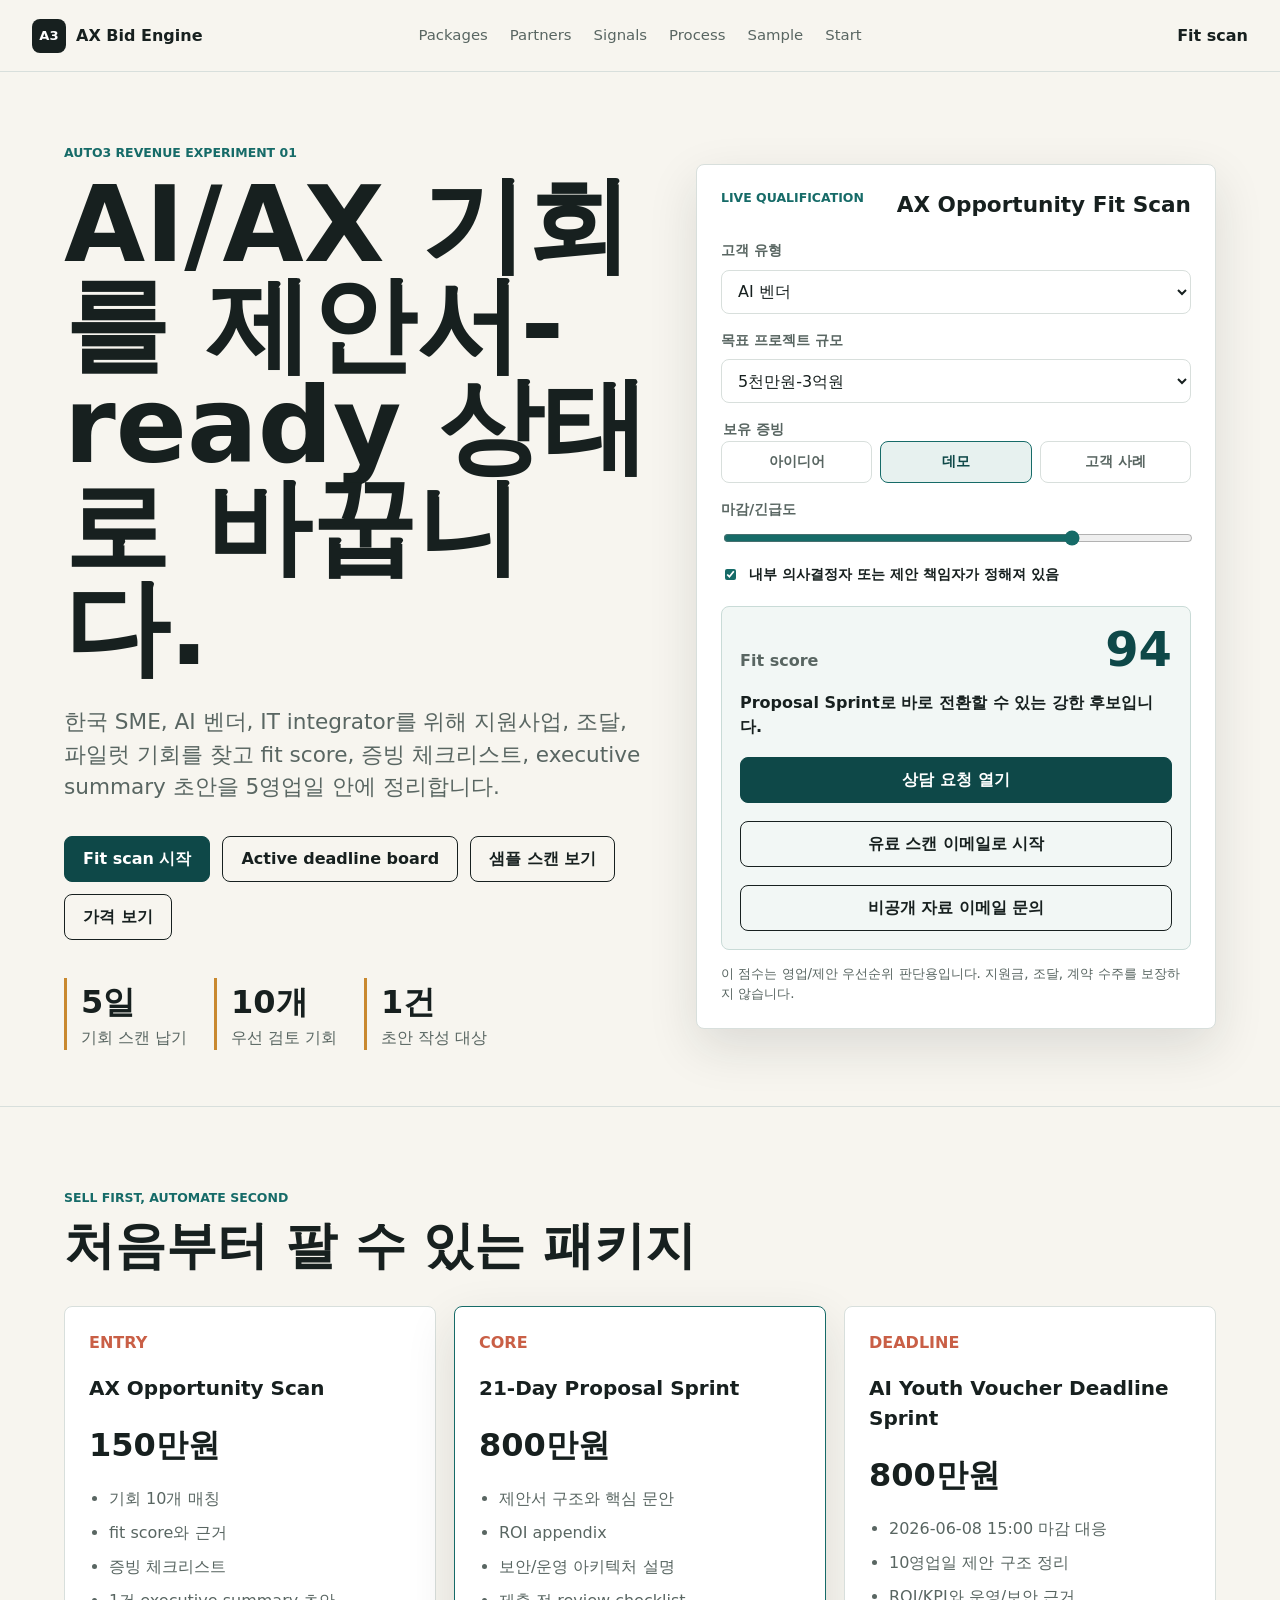
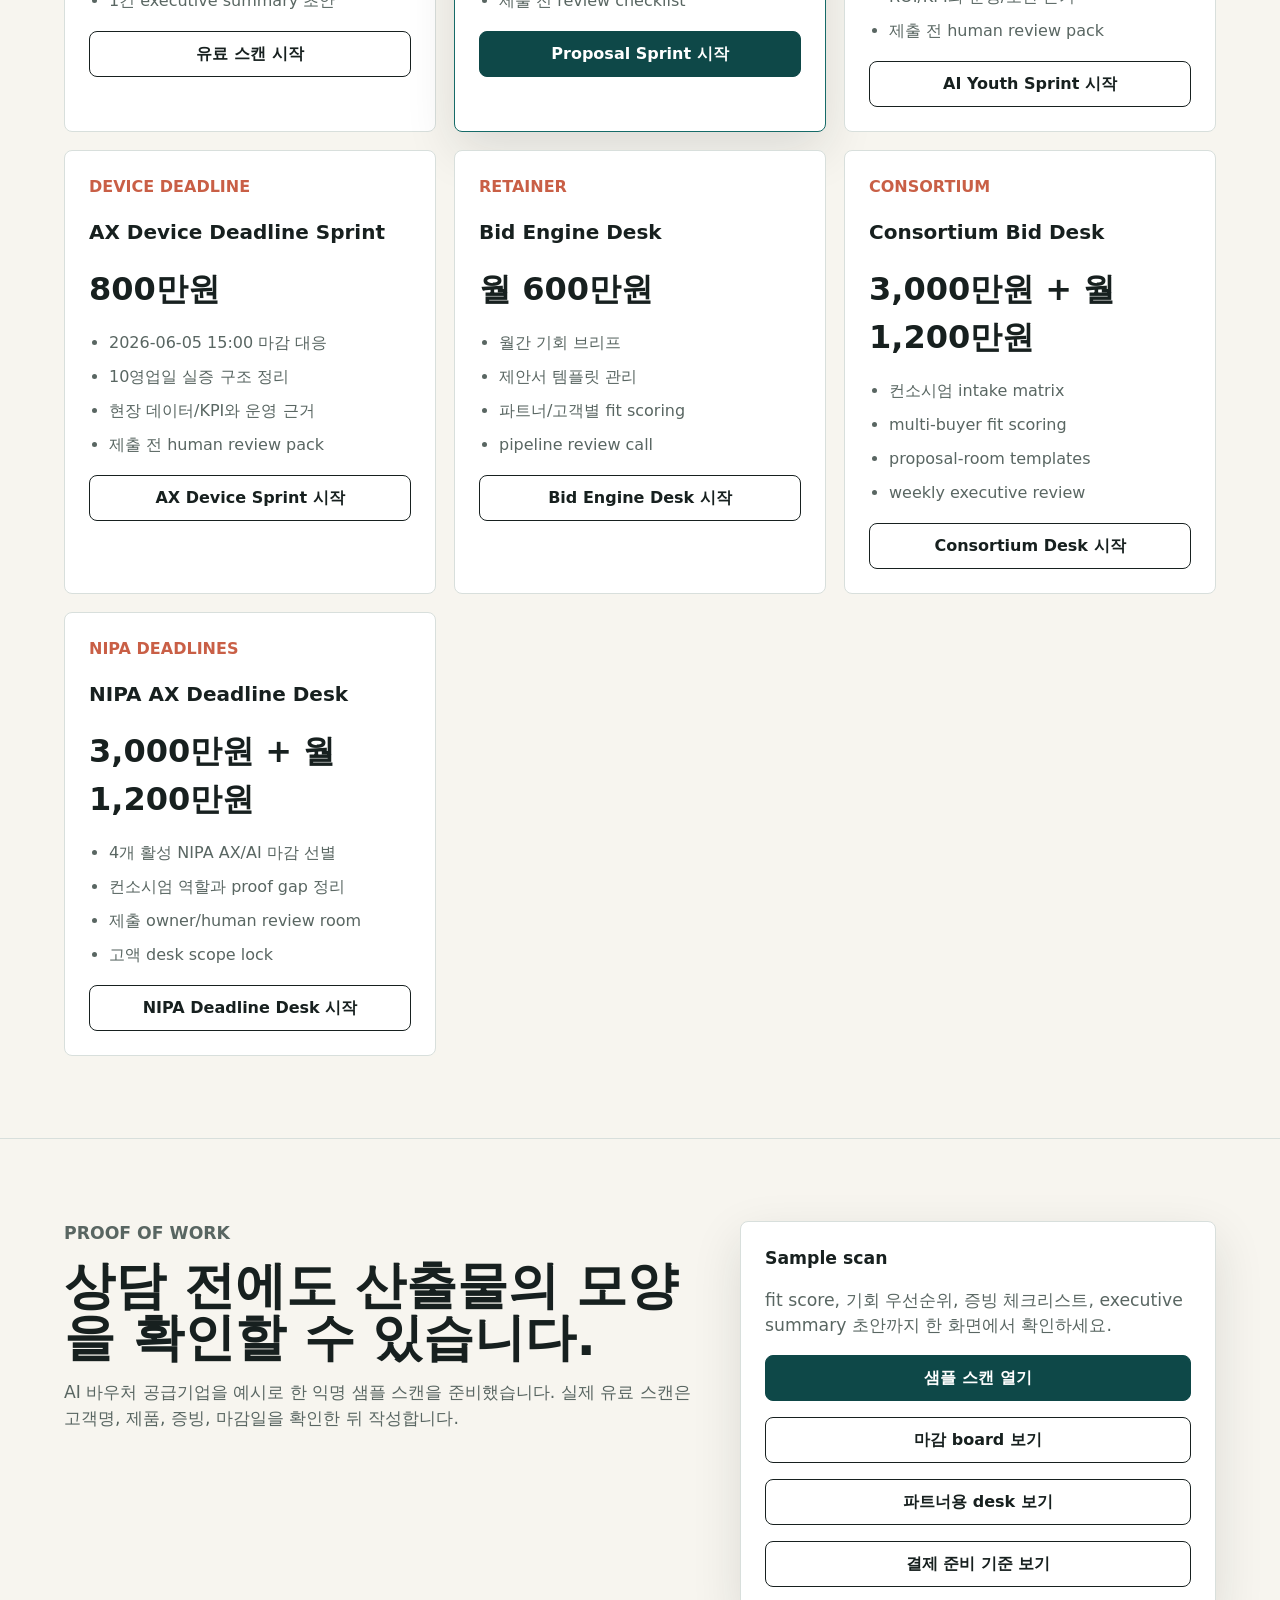
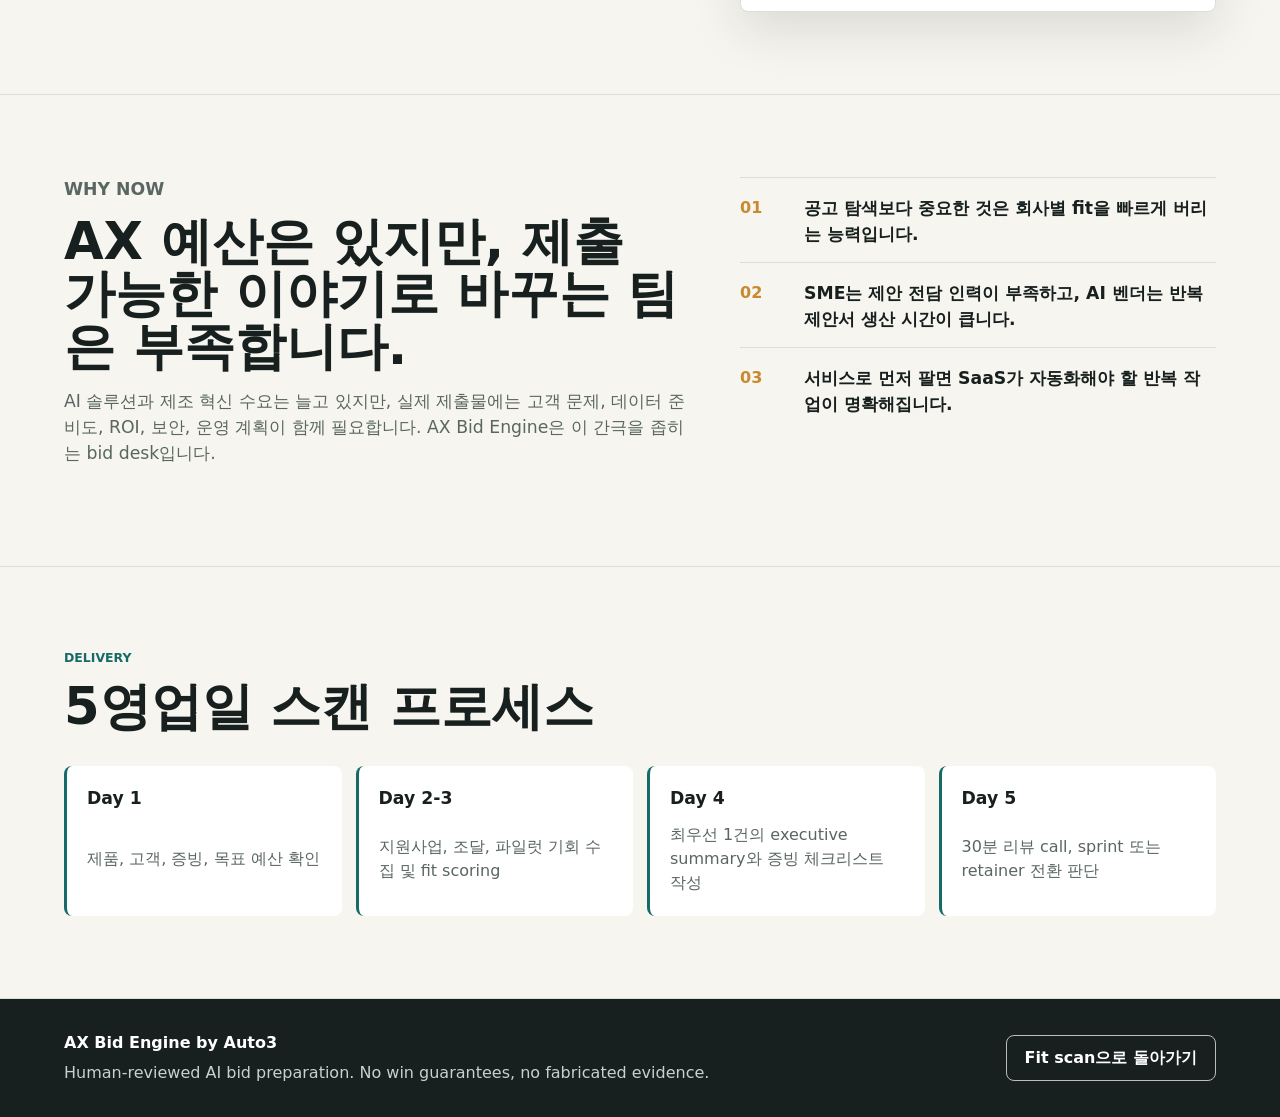
<file: index.html>
<!doctype html>
<html lang="ko">
  <head>
    <meta charset="utf-8" />
    <meta name="viewport" content="width=device-width, initial-scale=1" />
    <title>AX Bid Engine | Auto3</title>
    <meta
      name="description"
      content="AI/AX 지원사업, 조달, 파일럿 기회를 찾고 제안서 준비까지 돕는 B2B bid engine."
    />
    <link rel="stylesheet" href="./styles.css" />
  </head>
  <body>
    <header class="topbar">
      <a class="brand" href="#top" aria-label="AX Bid Engine home">
        <span class="brand-mark">A3</span>
        <span>AX Bid Engine</span>
      </a>
      <nav aria-label="Primary navigation">
        <a href="#packages">Packages</a>
        <a href="./partner.html">Partners</a>
        <a href="#signals">Signals</a>
        <a href="#process">Process</a>
        <a href="./sample-scan.html">Sample</a>
        <a href="./paid-scan-request.html">Start</a>
      </nav>
      <a class="topbar-cta" href="#scan">Fit scan</a>
    </header>

    <main id="top">
      <section class="hero" aria-labelledby="hero-title">
        <div class="hero-copy">
          <p class="eyebrow">Auto3 revenue experiment 01</p>
          <h1 id="hero-title">AI/AX 기회를 제안서-ready 상태로 바꿉니다.</h1>
          <p class="hero-lede">
            한국 SME, AI 벤더, IT integrator를 위해 지원사업, 조달, 파일럿 기회를 찾고
            fit score, 증빙 체크리스트, executive summary 초안을 5영업일 안에 정리합니다.
          </p>
          <div class="hero-actions" aria-label="Main actions">
          <a class="button primary" href="#scan">Fit scan 시작</a>
          <a class="button secondary" href="./active-deadline-board.html">Active deadline board</a>
          <a class="button secondary" href="./sample-scan.html">샘플 스캔 보기</a>
          <a class="button secondary" href="#packages">가격 보기</a>
          </div>
          <dl class="proof-strip" aria-label="Offer metrics">
            <div>
              <dt>5일</dt>
              <dd>기회 스캔 납기</dd>
            </div>
            <div>
              <dt>10개</dt>
              <dd>우선 검토 기회</dd>
            </div>
            <div>
              <dt>1건</dt>
              <dd>초안 작성 대상</dd>
            </div>
          </dl>
        </div>

        <section class="scan-panel" id="scan" aria-labelledby="scan-title">
          <div class="panel-heading">
            <p class="eyebrow">Live qualification</p>
            <h2 id="scan-title">AX Opportunity Fit Scan</h2>
          </div>

          <form class="scan-form" aria-describedby="scan-note">
            <label>
              <span>고객 유형</span>
              <select id="segment">
                <option value="vendor">AI 벤더</option>
                <option value="manufacturer">제조 SME</option>
                <option value="integrator">IT integrator</option>
                <option value="consultant">컨설턴트</option>
              </select>
            </label>

            <label>
              <span>목표 프로젝트 규모</span>
              <select id="projectSize">
                <option value="small">5천만원 이하</option>
                <option value="mid" selected>5천만원-3억원</option>
                <option value="large">3억원-10억원</option>
                <option value="enterprise">10억원 이상</option>
              </select>
            </label>

            <fieldset>
              <legend>보유 증빙</legend>
              <div class="segmented" role="radiogroup" aria-label="Proof level">
                <label>
                  <input type="radio" name="proof" value="idea" />
                  <span>아이디어</span>
                </label>
                <label>
                  <input type="radio" name="proof" value="demo" checked />
                  <span>데모</span>
                </label>
                <label>
                  <input type="radio" name="proof" value="case" />
                  <span>고객 사례</span>
                </label>
              </div>
            </fieldset>

            <label>
              <span>마감/긴급도</span>
              <input id="urgency" type="range" min="1" max="5" value="4" />
            </label>

            <label class="checkline">
              <input id="owner" type="checkbox" checked />
              <span>내부 의사결정자 또는 제안 책임자가 정해져 있음</span>
            </label>
          </form>

          <div class="score-output" aria-live="polite">
            <div>
              <span class="score-label">Fit score</span>
              <strong id="score">94</strong>
            </div>
            <p id="recommendation">
              Proposal Sprint로 바로 전환할 수 있는 강한 후보입니다.
            </p>
            <a
              id="requestLink"
              class="button primary full"
              href="https://github.com/k984530/auto3-ax-bid-engine-site/issues/new?template=scan-request.md"
              target="_blank"
              rel="noopener"
            >
              상담 요청 열기
            </a>
            <a
              id="paidScanLink"
              class="button secondary full"
              href="./paid-scan-request.html"
            >
              유료 스캔 이메일로 시작
            </a>
            <a
              id="privateContactLink"
              class="button secondary full"
              href="mailto:alyduho984530@gmail.com?subject=AX%20Bid%20Engine%20private%20kickoff"
            >
              비공개 자료 이메일 문의
            </a>
          </div>
          <p id="scan-note" class="fineprint">
            이 점수는 영업/제안 우선순위 판단용입니다. 지원금, 조달, 계약 수주를 보장하지 않습니다.
          </p>
        </section>
      </section>

      <section class="section" id="packages" aria-labelledby="packages-title">
        <div class="section-head">
          <p class="eyebrow">Sell first, automate second</p>
          <h2 id="packages-title">처음부터 팔 수 있는 패키지</h2>
        </div>
        <div class="package-grid">
          <article class="package">
            <p class="package-kicker">Entry</p>
            <h3>AX Opportunity Scan</h3>
            <p class="price">150만원</p>
            <ul>
              <li>기회 10개 매칭</li>
              <li>fit score와 근거</li>
              <li>증빙 체크리스트</li>
              <li>1건 executive summary 초안</li>
            </ul>
            <a class="button secondary full" href="./paid-scan-request.html">유료 스캔 시작</a>
          </article>
          <article class="package highlighted">
            <p class="package-kicker">Core</p>
            <h3>21-Day Proposal Sprint</h3>
            <p class="price">800만원</p>
            <ul>
              <li>제안서 구조와 핵심 문안</li>
              <li>ROI appendix</li>
              <li>보안/운영 아키텍처 설명</li>
              <li>제출 전 review checklist</li>
            </ul>
            <a class="button primary full" href="./proposal-sprint-start.html">Proposal Sprint 시작</a>
          </article>
          <article class="package">
            <p class="package-kicker">Deadline</p>
            <h3>AI Youth Voucher Deadline Sprint</h3>
            <p class="price">800만원</p>
            <ul>
              <li>2026-06-08 15:00 마감 대응</li>
              <li>10영업일 제안 구조 정리</li>
              <li>ROI/KPI와 운영/보안 근거</li>
              <li>제출 전 human review pack</li>
            </ul>
            <a class="button secondary full" href="./ai-youth-voucher-sprint.html">AI Youth Sprint 시작</a>
          </article>
          <article class="package">
            <p class="package-kicker">Device deadline</p>
            <h3>AX Device Deadline Sprint</h3>
            <p class="price">800만원</p>
            <ul>
              <li>2026-06-05 15:00 마감 대응</li>
              <li>10영업일 실증 구조 정리</li>
              <li>현장 데이터/KPI와 운영 근거</li>
              <li>제출 전 human review pack</li>
            </ul>
            <a class="button secondary full" href="./ax-device-deadline-sprint.html">AX Device Sprint 시작</a>
          </article>
          <article class="package">
            <p class="package-kicker">Retainer</p>
            <h3>Bid Engine Desk</h3>
            <p class="price">월 600만원</p>
            <ul>
              <li>월간 기회 브리프</li>
              <li>제안서 템플릿 관리</li>
              <li>파트너/고객별 fit scoring</li>
              <li>pipeline review call</li>
            </ul>
            <a class="button secondary full" href="./bid-engine-desk-start.html">Bid Engine Desk 시작</a>
          </article>
          <article class="package">
            <p class="package-kicker">Consortium</p>
            <h3>Consortium Bid Desk</h3>
            <p class="price">3,000만원 + 월 1,200만원</p>
            <ul>
              <li>컨소시엄 intake matrix</li>
              <li>multi-buyer fit scoring</li>
              <li>proposal-room templates</li>
              <li>weekly executive review</li>
            </ul>
            <a class="button secondary full" href="./consortium-desk-start.html">Consortium Desk 시작</a>
          </article>
          <article class="package">
            <p class="package-kicker">NIPA deadlines</p>
            <h3>NIPA AX Deadline Desk</h3>
            <p class="price">3,000만원 + 월 1,200만원</p>
            <ul>
              <li>4개 활성 NIPA AX/AI 마감 선별</li>
              <li>컨소시엄 역할과 proof gap 정리</li>
              <li>제출 owner/human review room</li>
              <li>고액 desk scope lock</li>
            </ul>
            <a class="button secondary full" href="./nipa-ax-deadline-desk.html">NIPA Deadline Desk 시작</a>
          </article>
        </div>
      </section>

      <section class="section split" aria-labelledby="sample-title">
        <div>
          <p class="eyebrow">Proof of work</p>
          <h2 id="sample-title">상담 전에도 산출물의 모양을 확인할 수 있습니다.</h2>
          <p>
            AI 바우처 공급기업을 예시로 한 익명 샘플 스캔을 준비했습니다. 실제 유료 스캔은
            고객명, 제품, 증빙, 마감일을 확인한 뒤 작성합니다.
          </p>
        </div>
        <div class="sample-callout">
          <strong>Sample scan</strong>
          <p>fit score, 기회 우선순위, 증빙 체크리스트, executive summary 초안까지 한 화면에서 확인하세요.</p>
          <a class="button primary full" href="./sample-scan.html">샘플 스캔 열기</a>
          <a class="button secondary full" href="./active-deadline-board.html">마감 board 보기</a>
          <a class="button secondary full" href="./partner.html">파트너용 desk 보기</a>
          <a class="button secondary full" href="./payment-route-readiness.html">결제 준비 기준 보기</a>
        </div>
      </section>

      <section class="section split" id="signals" aria-labelledby="signals-title">
        <div>
          <p class="eyebrow">Why now</p>
          <h2 id="signals-title">AX 예산은 있지만, 제출 가능한 이야기로 바꾸는 팀은 부족합니다.</h2>
          <p>
            AI 솔루션과 제조 혁신 수요는 늘고 있지만, 실제 제출물에는 고객 문제, 데이터 준비도,
            ROI, 보안, 운영 계획이 함께 필요합니다. AX Bid Engine은 이 간극을 좁히는 bid desk입니다.
          </p>
        </div>
        <div class="signal-list" aria-label="Market signals">
          <div>
            <span>01</span>
            <p>공고 탐색보다 중요한 것은 회사별 fit을 빠르게 버리는 능력입니다.</p>
          </div>
          <div>
            <span>02</span>
            <p>SME는 제안 전담 인력이 부족하고, AI 벤더는 반복 제안서 생산 시간이 큽니다.</p>
          </div>
          <div>
            <span>03</span>
            <p>서비스로 먼저 팔면 SaaS가 자동화해야 할 반복 작업이 명확해집니다.</p>
          </div>
        </div>
      </section>

      <section class="section" id="process" aria-labelledby="process-title">
        <div class="section-head">
          <p class="eyebrow">Delivery</p>
          <h2 id="process-title">5영업일 스캔 프로세스</h2>
        </div>
        <ol class="timeline">
          <li>
            <strong>Day 1</strong>
            <span>제품, 고객, 증빙, 목표 예산 확인</span>
          </li>
          <li>
            <strong>Day 2-3</strong>
            <span>지원사업, 조달, 파일럿 기회 수집 및 fit scoring</span>
          </li>
          <li>
            <strong>Day 4</strong>
            <span>최우선 1건의 executive summary와 증빙 체크리스트 작성</span>
          </li>
          <li>
            <strong>Day 5</strong>
            <span>30분 리뷰 call, sprint 또는 retainer 전환 판단</span>
          </li>
        </ol>
      </section>
    </main>

    <footer class="footer">
      <div>
        <strong>AX Bid Engine by Auto3</strong>
        <p>Human-reviewed AI bid preparation. No win guarantees, no fabricated evidence.</p>
      </div>
      <a class="button secondary" href="#scan">Fit scan으로 돌아가기</a>
    </footer>

    <script src="./app.js"></script>
  </body>
</html>
</file>
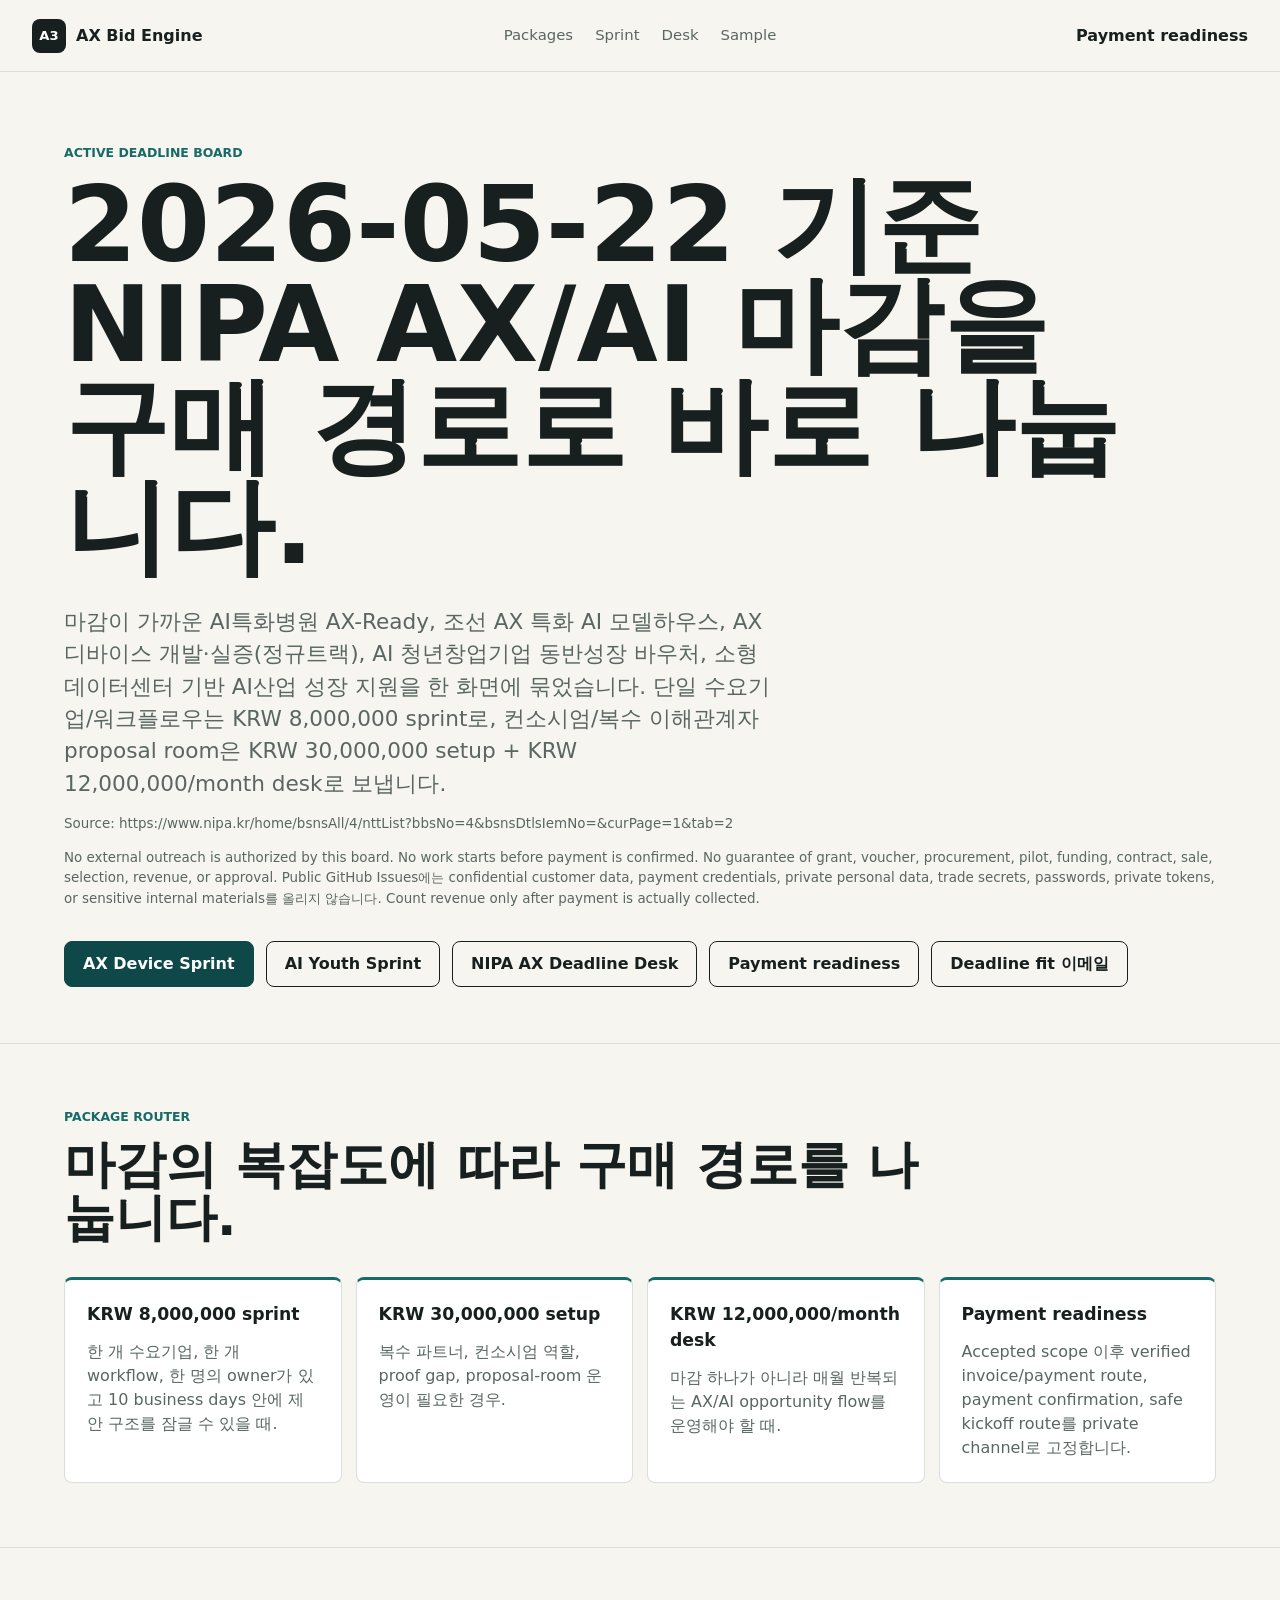
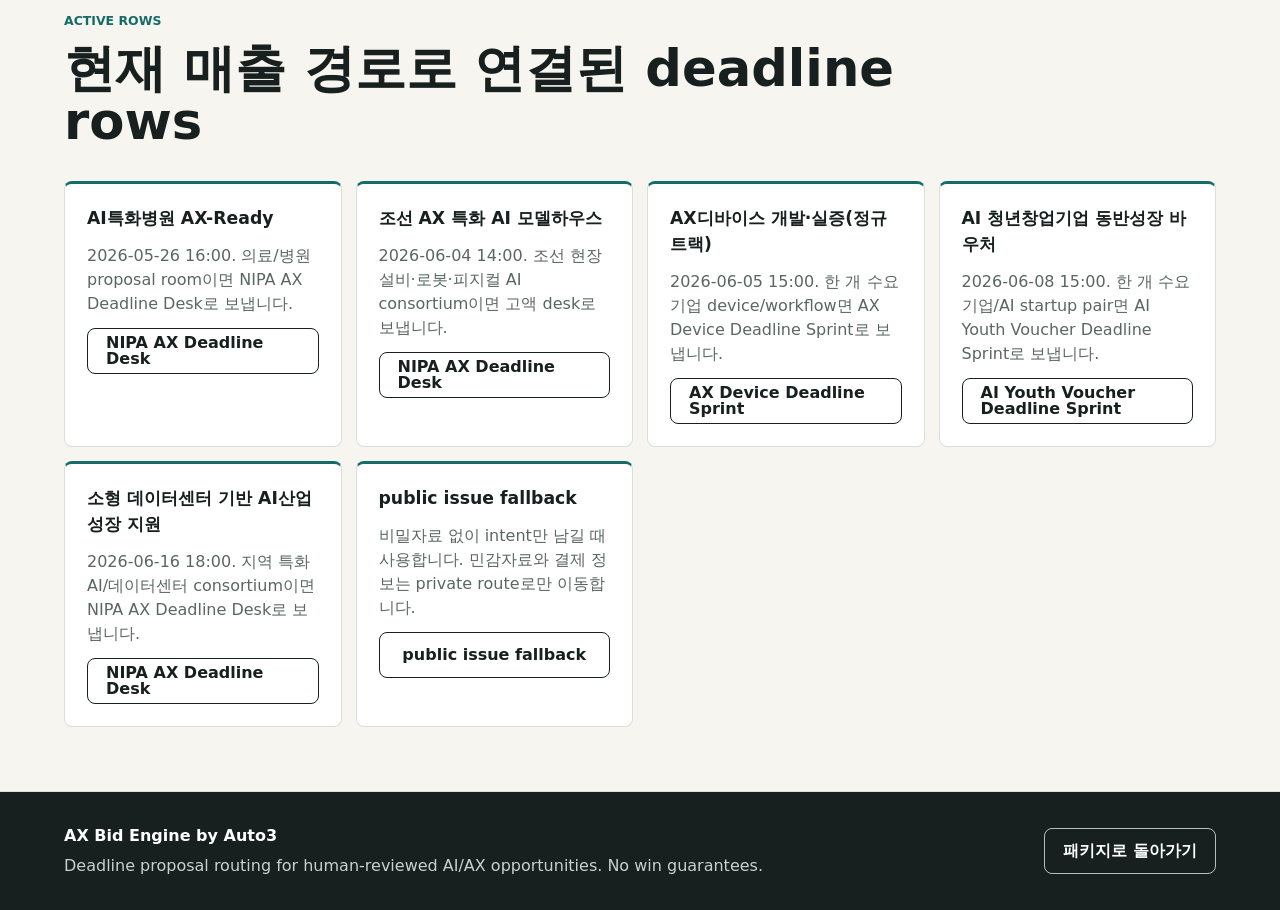
<file: active-deadline-board.html>
<!doctype html>
<html lang="ko">
  <head>
    <meta charset="utf-8" />
    <meta name="viewport" content="width=device-width, initial-scale=1" />
    <title>Active Deadline Board | AX Bid Engine</title>
    <meta
      name="description"
      content="2026-05-22 기준 활성 NIPA AX/AI 마감을 한 화면에서 고르고 AX Bid Engine 구매 경로로 이동하는 deadline board."
    />
    <link rel="stylesheet" href="./styles.css" />
  </head>
  <body>
    <header class="topbar">
      <a class="brand" href="./index.html#top" aria-label="AX Bid Engine home">
        <span class="brand-mark">A3</span>
        <span>AX Bid Engine</span>
      </a>
      <nav aria-label="Primary navigation">
        <a href="./index.html#packages">Packages</a>
        <a href="./proposal-sprint-start.html">Sprint</a>
        <a href="./nipa-ax-deadline-desk.html">Desk</a>
        <a href="./sample-scan.html">Sample</a>
      </nav>
      <a class="topbar-cta" href="./payment-route-readiness.html">Payment readiness</a>
    </header>

    <main>
      <section class="request-hero" aria-labelledby="board-title">
        <p class="eyebrow">Active Deadline Board</p>
        <h1 id="board-title">2026-05-22 기준 NIPA AX/AI 마감을 구매 경로로 바로 나눕니다.</h1>
        <p class="hero-lede">
          마감이 가까운 AI특화병원 AX-Ready, 조선 AX 특화 AI 모델하우스, AX디바이스 개발·실증(정규트랙),
          AI 청년창업기업 동반성장 바우처, 소형 데이터센터 기반 AI산업 성장 지원을 한 화면에 묶었습니다.
          단일 수요기업/워크플로우는 KRW 8,000,000 sprint로, 컨소시엄/복수 이해관계자 proposal room은
          KRW 30,000,000 setup + KRW 12,000,000/month desk로 보냅니다.
        </p>
        <p class="fineprint">
          Source: https://www.nipa.kr/home/bsnsAll/4/nttList?bbsNo=4&bsnsDtlsIemNo=&curPage=1&tab=2
        </p>
        <p class="fineprint">
          No external outreach is authorized by this board. No work starts before payment is confirmed. No guarantee
          of grant, voucher, procurement, pilot, funding, contract, sale, selection, revenue, or approval.
          Public GitHub Issues에는 confidential customer data, payment credentials, private personal data,
          trade secrets, passwords, private tokens, or sensitive internal materials를 올리지 않습니다.
          Count revenue only after payment is actually collected.
        </p>
        <div class="hero-actions" aria-label="Deadline board actions">
          <a class="button primary" href="./ax-device-deadline-sprint.html">AX Device Sprint</a>
          <a class="button secondary" href="./ai-youth-voucher-sprint.html">AI Youth Sprint</a>
          <a class="button secondary" href="./nipa-ax-deadline-desk.html">NIPA AX Deadline Desk</a>
          <a class="button secondary" href="./payment-route-readiness.html">Payment readiness</a>
          <a
            class="button secondary"
            href="mailto:alyduho984530@gmail.com?subject=AX%20Bid%20Engine%20deadline%20board%20fit&body=Deadline%20board%20fit%20request%0A%0ACompany%20legal%20name%3A%0ABilling%20contact%3A%0AInternal%20owner%3A%0ATarget%20deadline%3A%0AOne%20buyer%20workflow%20or%20consortium%20room%3A%0ACurrent%20materials%20available%3A%0ASafe%20kickoff%20route%3A%0A%0AI%20understand%20that%20no%20work%20starts%20before%20payment%20is%20confirmed.%0AI%20will%20not%20send%20payment%20credentials%2C%20private%20personal%20data%2C%20confidential%20customer%20data%2C%20or%20trade%20secrets%20through%20public%20GitHub%20Issues.%0A"
          >
            Deadline fit 이메일
          </a>
        </div>
      </section>

      <section class="section compact" aria-labelledby="router-title">
        <div class="section-head">
          <p class="eyebrow">Package router</p>
          <h2 id="router-title">마감의 복잡도에 따라 구매 경로를 나눕니다.</h2>
        </div>
        <div class="request-grid">
          <article>
            <strong>KRW 8,000,000 sprint</strong>
            <p>한 개 수요기업, 한 개 workflow, 한 명의 owner가 있고 10 business days 안에 제안 구조를 잠글 수 있을 때.</p>
          </article>
          <article>
            <strong>KRW 30,000,000 setup</strong>
            <p>복수 파트너, 컨소시엄 역할, proof gap, proposal-room 운영이 필요한 경우.</p>
          </article>
          <article>
            <strong>KRW 12,000,000/month desk</strong>
            <p>마감 하나가 아니라 매월 반복되는 AX/AI opportunity flow를 운영해야 할 때.</p>
          </article>
          <article>
            <strong>Payment readiness</strong>
            <p>Accepted scope 이후 verified invoice/payment route, payment confirmation, safe kickoff route를 private channel로 고정합니다.</p>
          </article>
        </div>
      </section>

      <section class="section compact" aria-labelledby="deadline-list-title">
        <div class="section-head">
          <p class="eyebrow">Active rows</p>
          <h2 id="deadline-list-title">현재 매출 경로로 연결된 deadline rows</h2>
        </div>
        <div class="request-grid">
          <article>
            <strong>AI특화병원 AX-Ready</strong>
            <p>2026-05-26 16:00. 의료/병원 proposal room이면 NIPA AX Deadline Desk로 보냅니다.</p>
            <a class="button secondary full" href="./nipa-ax-deadline-desk.html">NIPA AX Deadline Desk</a>
          </article>
          <article>
            <strong>조선 AX 특화 AI 모델하우스</strong>
            <p>2026-06-04 14:00. 조선 현장 설비·로봇·피지컬 AI consortium이면 고액 desk로 보냅니다.</p>
            <a class="button secondary full" href="./nipa-ax-deadline-desk.html">NIPA AX Deadline Desk</a>
          </article>
          <article>
            <strong>AX디바이스 개발·실증(정규트랙)</strong>
            <p>2026-06-05 15:00. 한 개 수요기업 device/workflow면 AX Device Deadline Sprint로 보냅니다.</p>
            <a class="button secondary full" href="./ax-device-deadline-sprint.html">AX Device Deadline Sprint</a>
          </article>
          <article>
            <strong>AI 청년창업기업 동반성장 바우처</strong>
            <p>2026-06-08 15:00. 한 개 수요기업/AI startup pair면 AI Youth Voucher Deadline Sprint로 보냅니다.</p>
            <a class="button secondary full" href="./ai-youth-voucher-sprint.html">AI Youth Voucher Deadline Sprint</a>
          </article>
          <article>
            <strong>소형 데이터센터 기반 AI산업 성장 지원</strong>
            <p>2026-06-16 18:00. 지역 특화 AI/데이터센터 consortium이면 NIPA AX Deadline Desk로 보냅니다.</p>
            <a class="button secondary full" href="./nipa-ax-deadline-desk.html">NIPA AX Deadline Desk</a>
          </article>
          <article>
            <strong>public issue fallback</strong>
            <p>비밀자료 없이 intent만 남길 때 사용합니다. 민감자료와 결제 정보는 private route로만 이동합니다.</p>
            <a
              class="button secondary full"
              href="https://github.com/k984530/auto3-ax-bid-engine-site/issues/new?template=proposal-sprint.md"
              target="_blank"
              rel="noopener"
            >
              public issue fallback
            </a>
          </article>
        </div>
      </section>
    </main>

    <footer class="footer">
      <div>
        <strong>AX Bid Engine by Auto3</strong>
        <p>Deadline proposal routing for human-reviewed AI/AX opportunities. No win guarantees.</p>
      </div>
      <a class="button secondary" href="./index.html#packages">패키지로 돌아가기</a>
    </footer>
  </body>
</html>
</file>
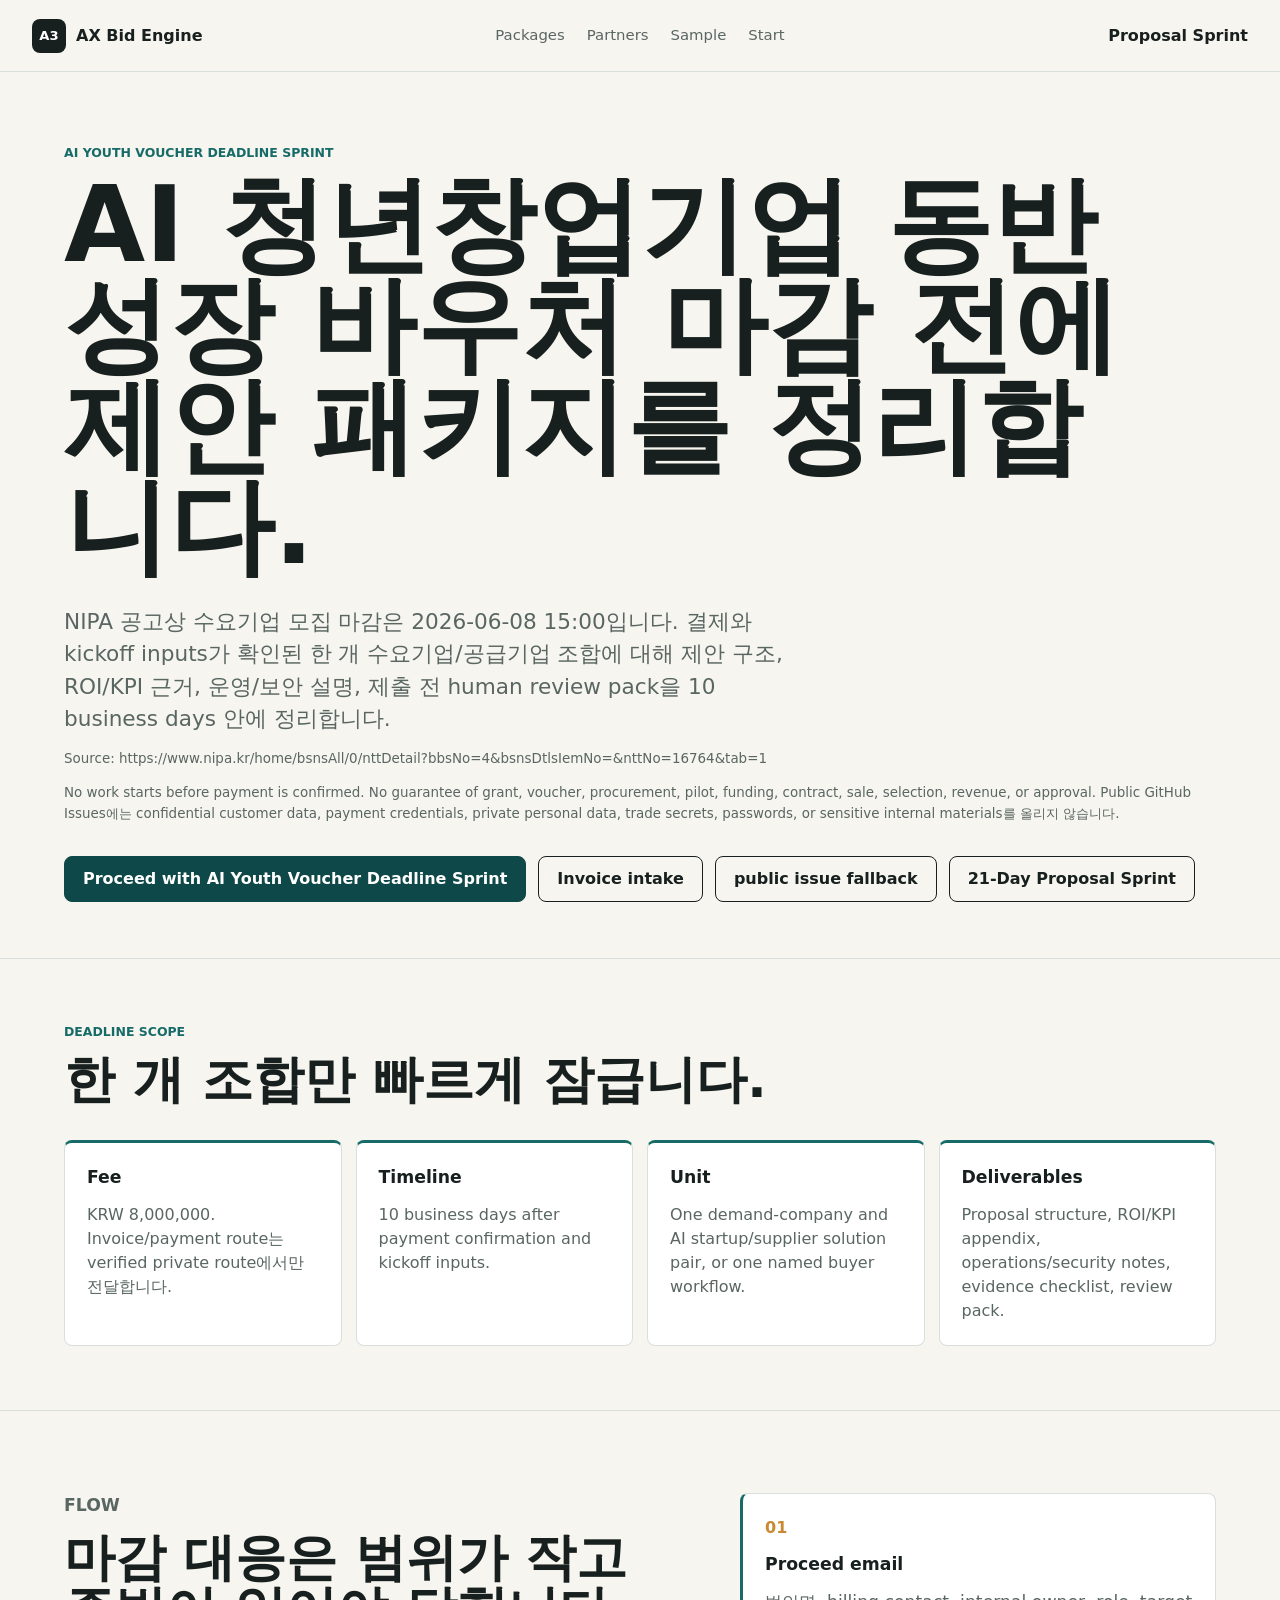
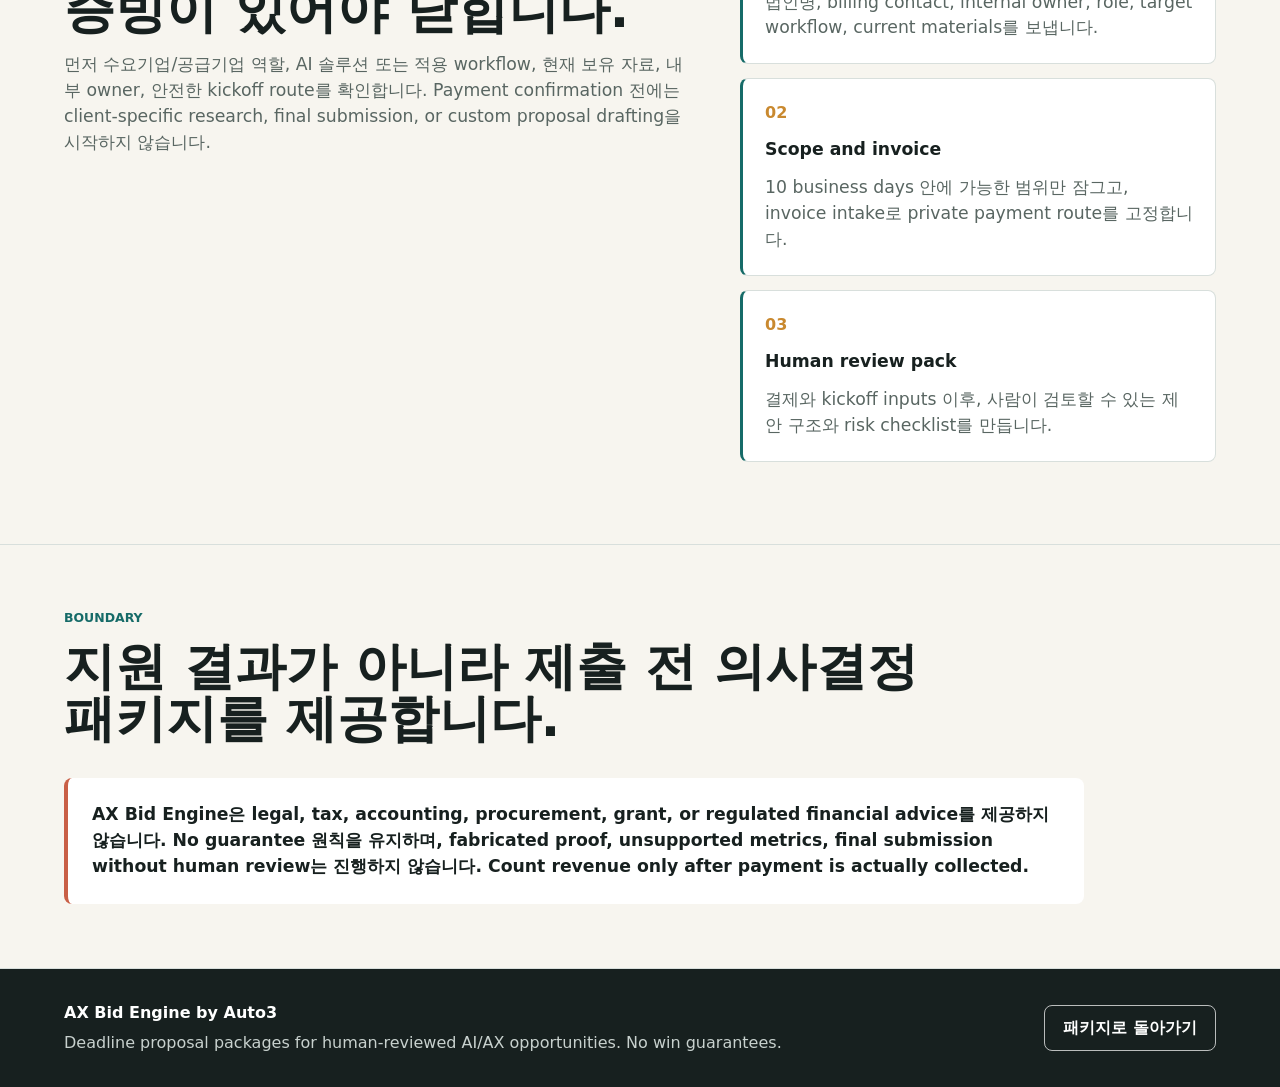
<file: ai-youth-voucher-sprint.html>
<!doctype html>
<html lang="ko">
  <head>
    <meta charset="utf-8" />
    <meta name="viewport" content="width=device-width, initial-scale=1" />
    <title>AI Youth Voucher Deadline Sprint | AX Bid Engine</title>
    <meta
      name="description"
      content="2026 AI 청년창업기업 동반성장 바우처 마감 전에 제안 패키지를 정리하는 KRW 8,000,000 deadline sprint."
    />
    <link rel="stylesheet" href="./styles.css" />
  </head>
  <body>
    <header class="topbar">
      <a class="brand" href="./index.html#top" aria-label="AX Bid Engine home">
        <span class="brand-mark">A3</span>
        <span>AX Bid Engine</span>
      </a>
      <nav aria-label="Primary navigation">
        <a href="./index.html#packages">Packages</a>
        <a href="./partner.html">Partners</a>
        <a href="./sample-scan.html">Sample</a>
        <a href="./paid-scan-request.html">Start</a>
      </nav>
      <a class="topbar-cta" href="./proposal-sprint-start.html">Proposal Sprint</a>
    </header>

    <main>
      <section class="request-hero" aria-labelledby="deadline-title">
        <p class="eyebrow">AI Youth Voucher Deadline Sprint</p>
        <h1 id="deadline-title">AI 청년창업기업 동반성장 바우처 마감 전에 제안 패키지를 정리합니다.</h1>
        <p class="hero-lede">
          NIPA 공고상 수요기업 모집 마감은 2026-06-08 15:00입니다. 결제와 kickoff inputs가 확인된
          한 개 수요기업/공급기업 조합에 대해 제안 구조, ROI/KPI 근거, 운영/보안 설명, 제출 전 human
          review pack을 10 business days 안에 정리합니다.
        </p>
        <p class="fineprint">
          Source: https://www.nipa.kr/home/bsnsAll/0/nttDetail?bbsNo=4&bsnsDtlsIemNo=&nttNo=16764&tab=1
        </p>
        <p class="fineprint">
          No work starts before payment is confirmed. No guarantee of grant, voucher, procurement, pilot, funding,
          contract, sale, selection, revenue, or approval. Public GitHub Issues에는 confidential customer data,
          payment credentials, private personal data, trade secrets, passwords, or sensitive internal materials를
          올리지 않습니다.
        </p>
        <div class="hero-actions" aria-label="AI Youth Voucher Sprint actions">
          <a
            class="button primary"
            href="mailto:alyduho984530@gmail.com?subject=Proceed%20with%20AI%20Youth%20Voucher%20Deadline%20Sprint&body=Proceed%20with%20AI%20Youth%20Voucher%20Deadline%20Sprint%0A%0ACompany%20legal%20name%3A%0ABilling%20contact%3A%0AInternal%20owner%3A%0ADemand%20company%20or%20supplier%20role%3A%0AAI%20solution%20or%20target%20workflow%3A%0ACurrent%20materials%20available%3A%0AKnown%20deadline%20or%20review%20date%3A%0APurchase-order%20or%20vendor-registration%20requirement%3A%0ASafe%20kickoff%20route%3A%0A%0AI%20accept%20the%20KRW%208%2C000%2C000%20AI%20Youth%20Voucher%20Deadline%20Sprint%2C%2010%20business%20days%20after%20payment%20confirmation%20and%20kickoff%20inputs.%0AI%20understand%20there%20is%20No%20guarantee%20of%20grant%2C%20voucher%2C%20procurement%2C%20pilot%2C%20funding%2C%20contract%2C%20sale%2C%20selection%2C%20revenue%2C%20or%20approval.%0AI%20will%20not%20send%20payment%20credentials%2C%20private%20personal%20data%2C%20confidential%20customer%20data%2C%20or%20trade%20secrets%20through%20public%20GitHub%20Issues.%0A"
          >
            Proceed with AI Youth Voucher Deadline Sprint
          </a>
          <a class="button secondary" href="./invoice-intake.html">Invoice intake</a>
          <a
            class="button secondary"
            href="https://github.com/k984530/auto3-ax-bid-engine-site/issues/new?template=ai-youth-voucher-sprint.md"
            target="_blank"
            rel="noopener"
          >
            public issue fallback
          </a>
          <a class="button secondary" href="./proposal-sprint-start.html">21-Day Proposal Sprint</a>
        </div>
      </section>

      <section class="section compact" aria-labelledby="deadline-scope-title">
        <div class="section-head">
          <p class="eyebrow">Deadline scope</p>
          <h2 id="deadline-scope-title">한 개 조합만 빠르게 잠급니다.</h2>
        </div>
        <div class="request-grid">
          <article>
            <strong>Fee</strong>
            <p>KRW 8,000,000. Invoice/payment route는 verified private route에서만 전달합니다.</p>
          </article>
          <article>
            <strong>Timeline</strong>
            <p>10 business days after payment confirmation and kickoff inputs.</p>
          </article>
          <article>
            <strong>Unit</strong>
            <p>One demand-company and AI startup/supplier solution pair, or one named buyer workflow.</p>
          </article>
          <article>
            <strong>Deliverables</strong>
            <p>Proposal structure, ROI/KPI appendix, operations/security notes, evidence checklist, review pack.</p>
          </article>
        </div>
      </section>

      <section class="section split" aria-labelledby="deadline-flow-title">
        <div>
          <p class="eyebrow">Flow</p>
          <h2 id="deadline-flow-title">마감 대응은 범위가 작고 증빙이 있어야 닫힙니다.</h2>
          <p>
            먼저 수요기업/공급기업 역할, AI 솔루션 또는 적용 workflow, 현재 보유 자료, 내부 owner,
            안전한 kickoff route를 확인합니다. Payment confirmation 전에는 client-specific research,
            final submission, or custom proposal drafting을 시작하지 않습니다.
          </p>
        </div>
        <div class="pilot-flow">
          <div>
            <span>01</span>
            <strong>Proceed email</strong>
            <p>법인명, billing contact, internal owner, role, target workflow, current materials를 보냅니다.</p>
          </div>
          <div>
            <span>02</span>
            <strong>Scope and invoice</strong>
            <p>10 business days 안에 가능한 범위만 잠그고, invoice intake로 private payment route를 고정합니다.</p>
          </div>
          <div>
            <span>03</span>
            <strong>Human review pack</strong>
            <p>결제와 kickoff inputs 이후, 사람이 검토할 수 있는 제안 구조와 risk checklist를 만듭니다.</p>
          </div>
        </div>
      </section>

      <section class="section compact" aria-labelledby="deadline-guardrail-title">
        <div class="section-head">
          <p class="eyebrow">Boundary</p>
          <h2 id="deadline-guardrail-title">지원 결과가 아니라 제출 전 의사결정 패키지를 제공합니다.</h2>
        </div>
        <div class="guardrail-band">
          <p>
            AX Bid Engine은 legal, tax, accounting, procurement, grant, or regulated financial advice를 제공하지
            않습니다. No guarantee 원칙을 유지하며, fabricated proof, unsupported metrics, final submission
            without human review는 진행하지 않습니다. Count revenue only after payment is actually collected.
          </p>
        </div>
      </section>
    </main>

    <footer class="footer">
      <div>
        <strong>AX Bid Engine by Auto3</strong>
        <p>Deadline proposal packages for human-reviewed AI/AX opportunities. No win guarantees.</p>
      </div>
      <a class="button secondary" href="./index.html#packages">패키지로 돌아가기</a>
    </footer>
  </body>
</html>
</file>
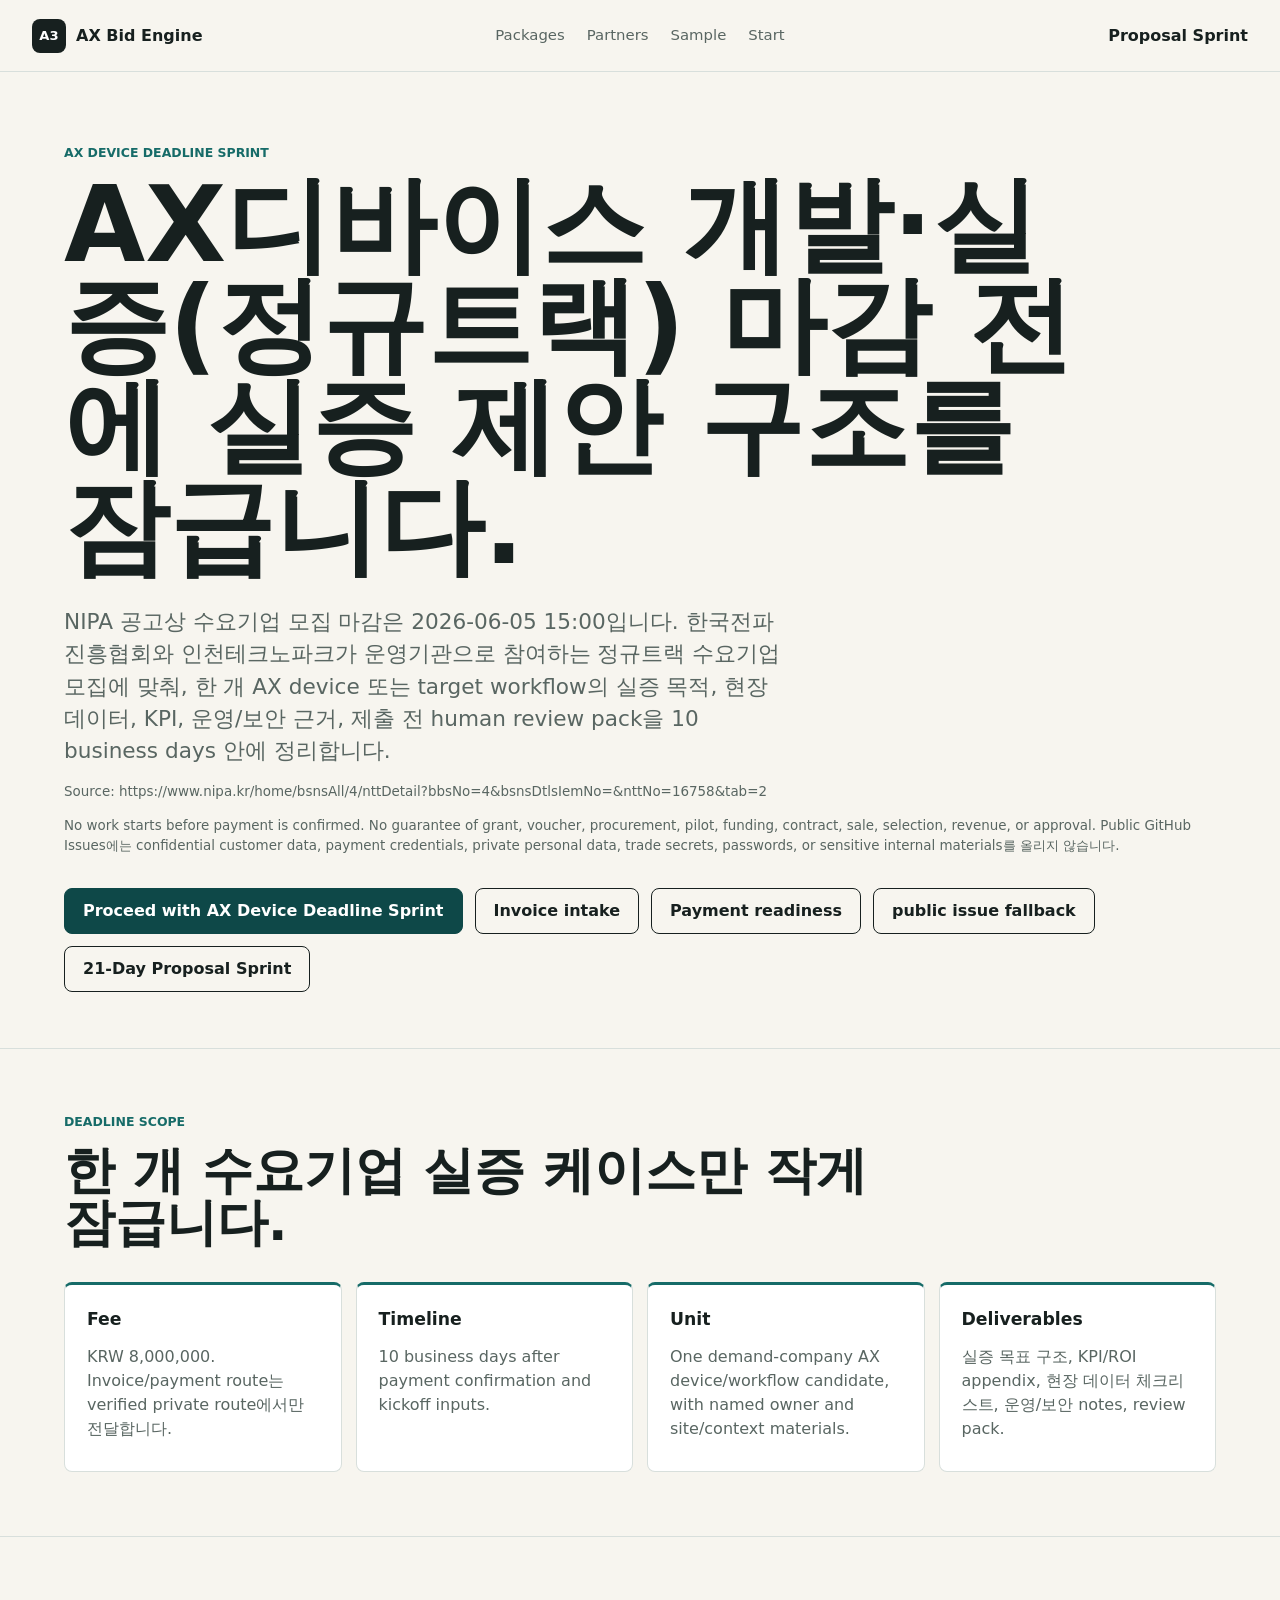
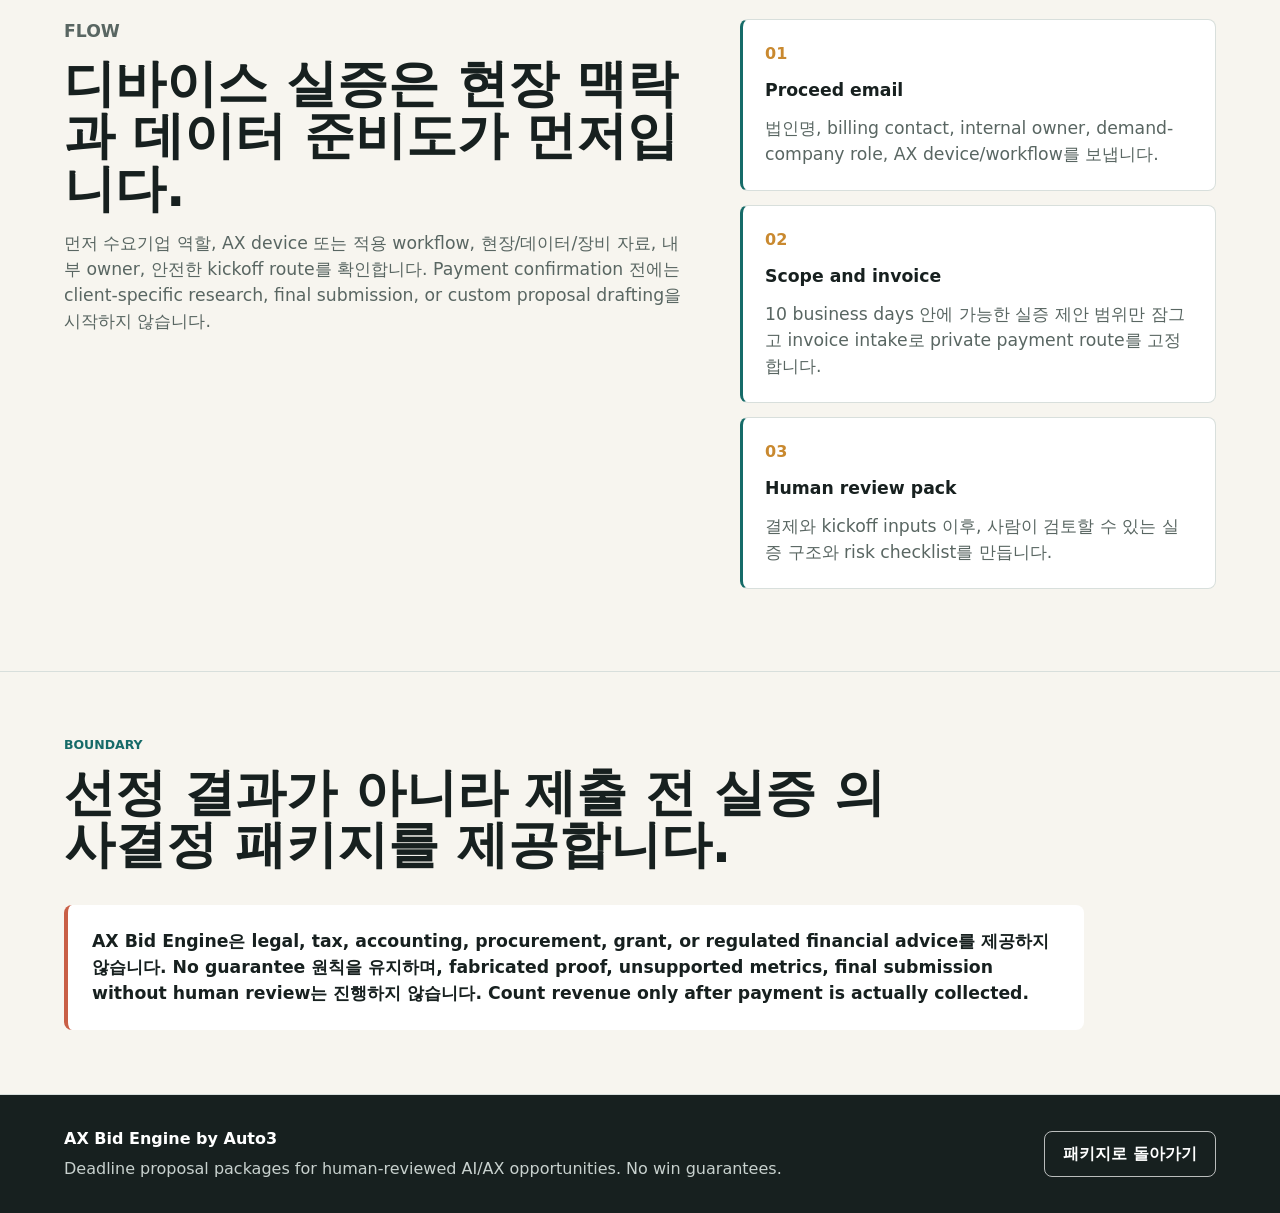
<file: ax-device-deadline-sprint.html>
<!doctype html>
<html lang="ko">
  <head>
    <meta charset="utf-8" />
    <meta name="viewport" content="width=device-width, initial-scale=1" />
    <title>AX Device Deadline Sprint | AX Bid Engine</title>
    <meta
      name="description"
      content="2026 AX디바이스 개발·실증(정규트랙) 수요기업 모집 마감 전에 실증 제안 패키지를 정리하는 KRW 8,000,000 deadline sprint."
    />
    <link rel="stylesheet" href="./styles.css" />
  </head>
  <body>
    <header class="topbar">
      <a class="brand" href="./index.html#top" aria-label="AX Bid Engine home">
        <span class="brand-mark">A3</span>
        <span>AX Bid Engine</span>
      </a>
      <nav aria-label="Primary navigation">
        <a href="./index.html#packages">Packages</a>
        <a href="./partner.html">Partners</a>
        <a href="./sample-scan.html">Sample</a>
        <a href="./paid-scan-request.html">Start</a>
      </nav>
      <a class="topbar-cta" href="./proposal-sprint-start.html">Proposal Sprint</a>
    </header>

    <main>
      <section class="request-hero" aria-labelledby="device-title">
        <p class="eyebrow">AX Device Deadline Sprint</p>
        <h1 id="device-title">AX디바이스 개발·실증(정규트랙) 마감 전에 실증 제안 구조를 잠급니다.</h1>
        <p class="hero-lede">
          NIPA 공고상 수요기업 모집 마감은 2026-06-05 15:00입니다. 한국전파진흥협회와
          인천테크노파크가 운영기관으로 참여하는 정규트랙 수요기업 모집에 맞춰, 한 개 AX device
          또는 target workflow의 실증 목적, 현장 데이터, KPI, 운영/보안 근거, 제출 전 human review
          pack을 10 business days 안에 정리합니다.
        </p>
        <p class="fineprint">
          Source: https://www.nipa.kr/home/bsnsAll/4/nttDetail?bbsNo=4&bsnsDtlsIemNo=&nttNo=16758&tab=2
        </p>
        <p class="fineprint">
          No work starts before payment is confirmed. No guarantee of grant, voucher, procurement, pilot, funding,
          contract, sale, selection, revenue, or approval. Public GitHub Issues에는 confidential customer data,
          payment credentials, private personal data, trade secrets, passwords, or sensitive internal materials를
          올리지 않습니다.
        </p>
        <div class="hero-actions" aria-label="AX Device Sprint actions">
          <a
            class="button primary"
            href="mailto:alyduho984530@gmail.com?subject=Proceed%20with%20AX%20Device%20Deadline%20Sprint&body=Proceed%20with%20AX%20Device%20Deadline%20Sprint%0A%0ACompany%20legal%20name%3A%0ABilling%20contact%3A%0AInternal%20owner%3A%0ADemand%20company%20role%3A%0AAX%20device%20or%20target%20workflow%3A%0ACurrent%20device%2Fdata%2Fsite%20materials%3A%0AKnown%20deadline%20or%20review%20date%3A%0APurchase-order%20or%20vendor-registration%20requirement%3A%0ASafe%20kickoff%20route%3A%0A%0AI%20accept%20the%20KRW%208%2C000%2C000%20AX%20Device%20Deadline%20Sprint%2C%2010%20business%20days%20after%20payment%20confirmation%20and%20kickoff%20inputs.%0AI%20understand%20there%20is%20No%20guarantee%20of%20grant%2C%20voucher%2C%20procurement%2C%20pilot%2C%20funding%2C%20contract%2C%20sale%2C%20selection%2C%20revenue%2C%20or%20approval.%0AI%20will%20not%20send%20payment%20credentials%2C%20private%20personal%20data%2C%20confidential%20customer%20data%2C%20or%20trade%20secrets%20through%20public%20GitHub%20Issues.%0A"
          >
            Proceed with AX Device Deadline Sprint
          </a>
          <a class="button secondary" href="./invoice-intake.html">Invoice intake</a>
          <a class="button secondary" href="./payment-route-readiness.html">Payment readiness</a>
          <a
            class="button secondary"
            href="https://github.com/k984530/auto3-ax-bid-engine-site/issues/new?template=ax-device-deadline-sprint.md"
            target="_blank"
            rel="noopener"
          >
            public issue fallback
          </a>
          <a class="button secondary" href="./proposal-sprint-start.html">21-Day Proposal Sprint</a>
        </div>
      </section>

      <section class="section compact" aria-labelledby="device-scope-title">
        <div class="section-head">
          <p class="eyebrow">Deadline scope</p>
          <h2 id="device-scope-title">한 개 수요기업 실증 케이스만 작게 잠급니다.</h2>
        </div>
        <div class="request-grid">
          <article>
            <strong>Fee</strong>
            <p>KRW 8,000,000. Invoice/payment route는 verified private route에서만 전달합니다.</p>
          </article>
          <article>
            <strong>Timeline</strong>
            <p>10 business days after payment confirmation and kickoff inputs.</p>
          </article>
          <article>
            <strong>Unit</strong>
            <p>One demand-company AX device/workflow candidate, with named owner and site/context materials.</p>
          </article>
          <article>
            <strong>Deliverables</strong>
            <p>실증 목표 구조, KPI/ROI appendix, 현장 데이터 체크리스트, 운영/보안 notes, review pack.</p>
          </article>
        </div>
      </section>

      <section class="section split" aria-labelledby="device-flow-title">
        <div>
          <p class="eyebrow">Flow</p>
          <h2 id="device-flow-title">디바이스 실증은 현장 맥락과 데이터 준비도가 먼저입니다.</h2>
          <p>
            먼저 수요기업 역할, AX device 또는 적용 workflow, 현장/데이터/장비 자료, 내부 owner,
            안전한 kickoff route를 확인합니다. Payment confirmation 전에는 client-specific research,
            final submission, or custom proposal drafting을 시작하지 않습니다.
          </p>
        </div>
        <div class="pilot-flow">
          <div>
            <span>01</span>
            <strong>Proceed email</strong>
            <p>법인명, billing contact, internal owner, demand-company role, AX device/workflow를 보냅니다.</p>
          </div>
          <div>
            <span>02</span>
            <strong>Scope and invoice</strong>
            <p>10 business days 안에 가능한 실증 제안 범위만 잠그고 invoice intake로 private payment route를 고정합니다.</p>
          </div>
          <div>
            <span>03</span>
            <strong>Human review pack</strong>
            <p>결제와 kickoff inputs 이후, 사람이 검토할 수 있는 실증 구조와 risk checklist를 만듭니다.</p>
          </div>
        </div>
      </section>

      <section class="section compact" aria-labelledby="device-guardrail-title">
        <div class="section-head">
          <p class="eyebrow">Boundary</p>
          <h2 id="device-guardrail-title">선정 결과가 아니라 제출 전 실증 의사결정 패키지를 제공합니다.</h2>
        </div>
        <div class="guardrail-band">
          <p>
            AX Bid Engine은 legal, tax, accounting, procurement, grant, or regulated financial advice를 제공하지
            않습니다. No guarantee 원칙을 유지하며, fabricated proof, unsupported metrics, final submission
            without human review는 진행하지 않습니다. Count revenue only after payment is actually collected.
          </p>
        </div>
      </section>
    </main>

    <footer class="footer">
      <div>
        <strong>AX Bid Engine by Auto3</strong>
        <p>Deadline proposal packages for human-reviewed AI/AX opportunities. No win guarantees.</p>
      </div>
      <a class="button secondary" href="./index.html#packages">패키지로 돌아가기</a>
    </footer>
  </body>
</html>
</file>
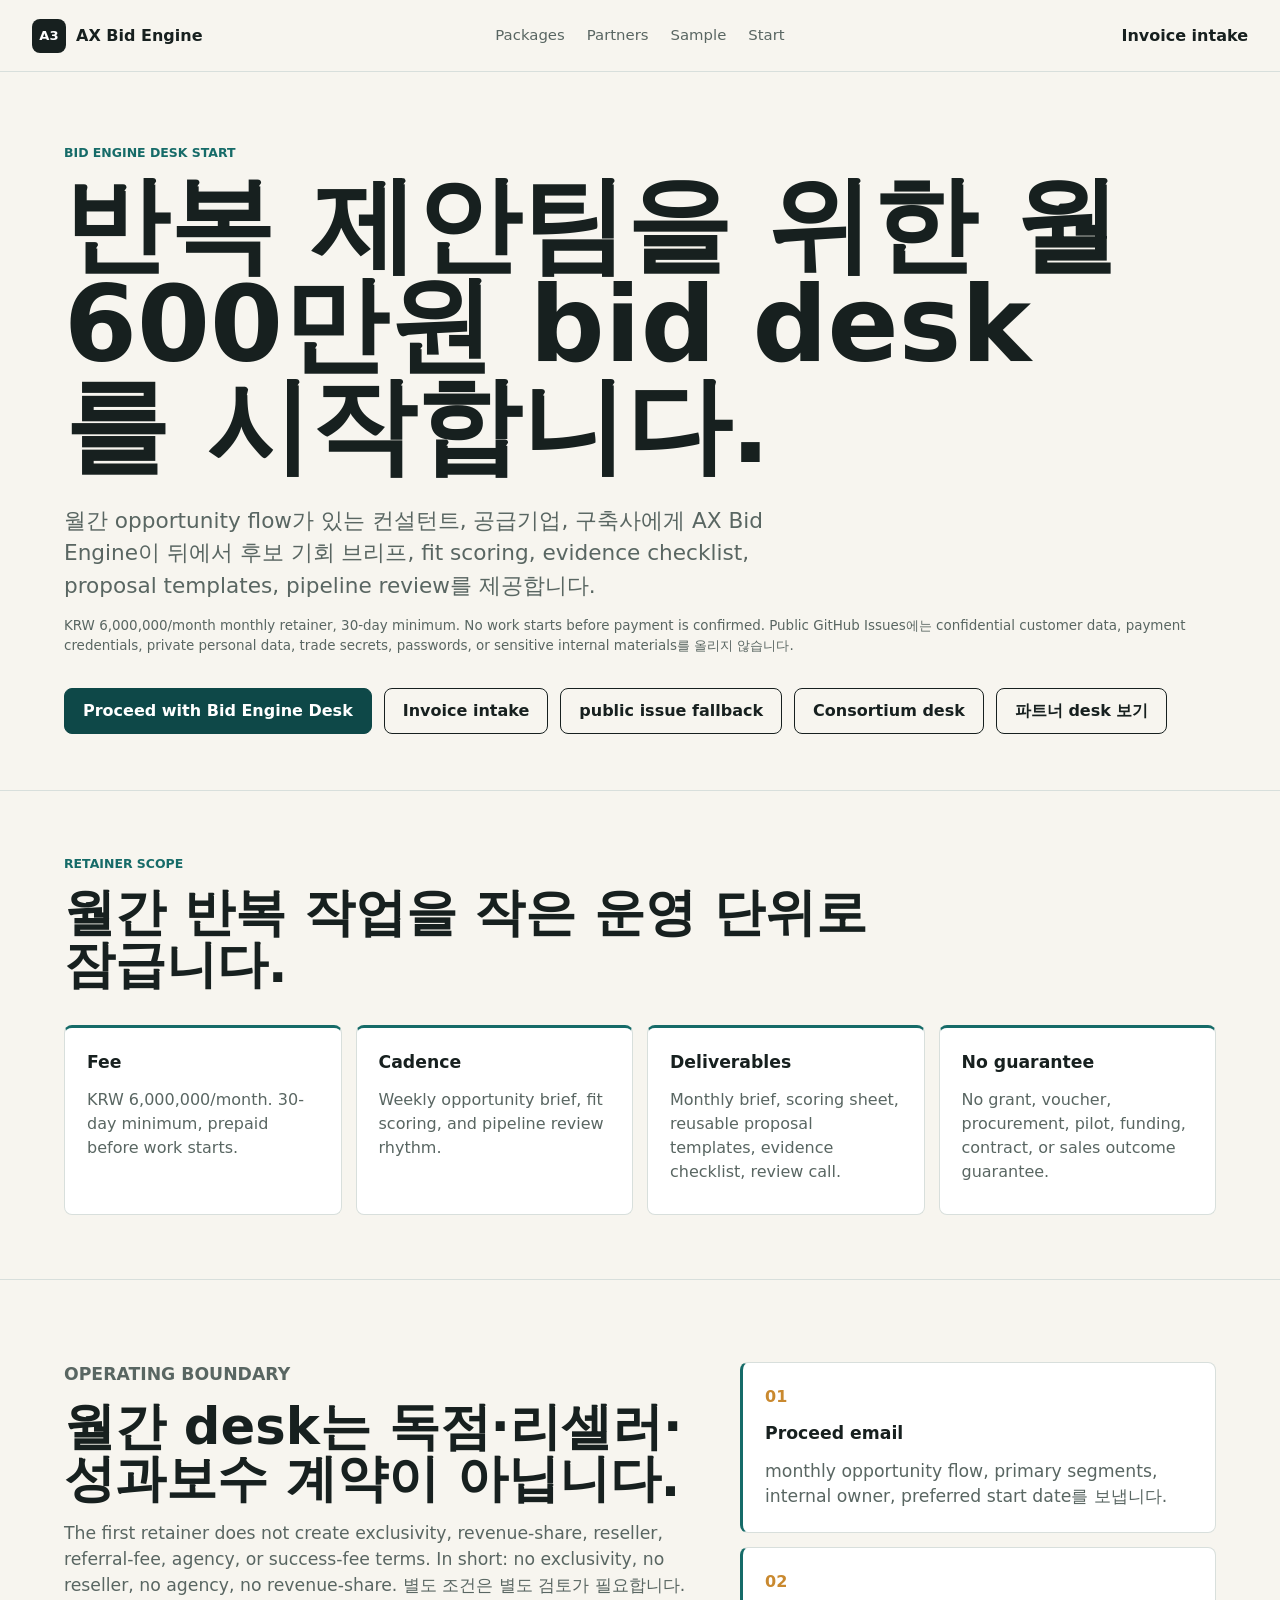
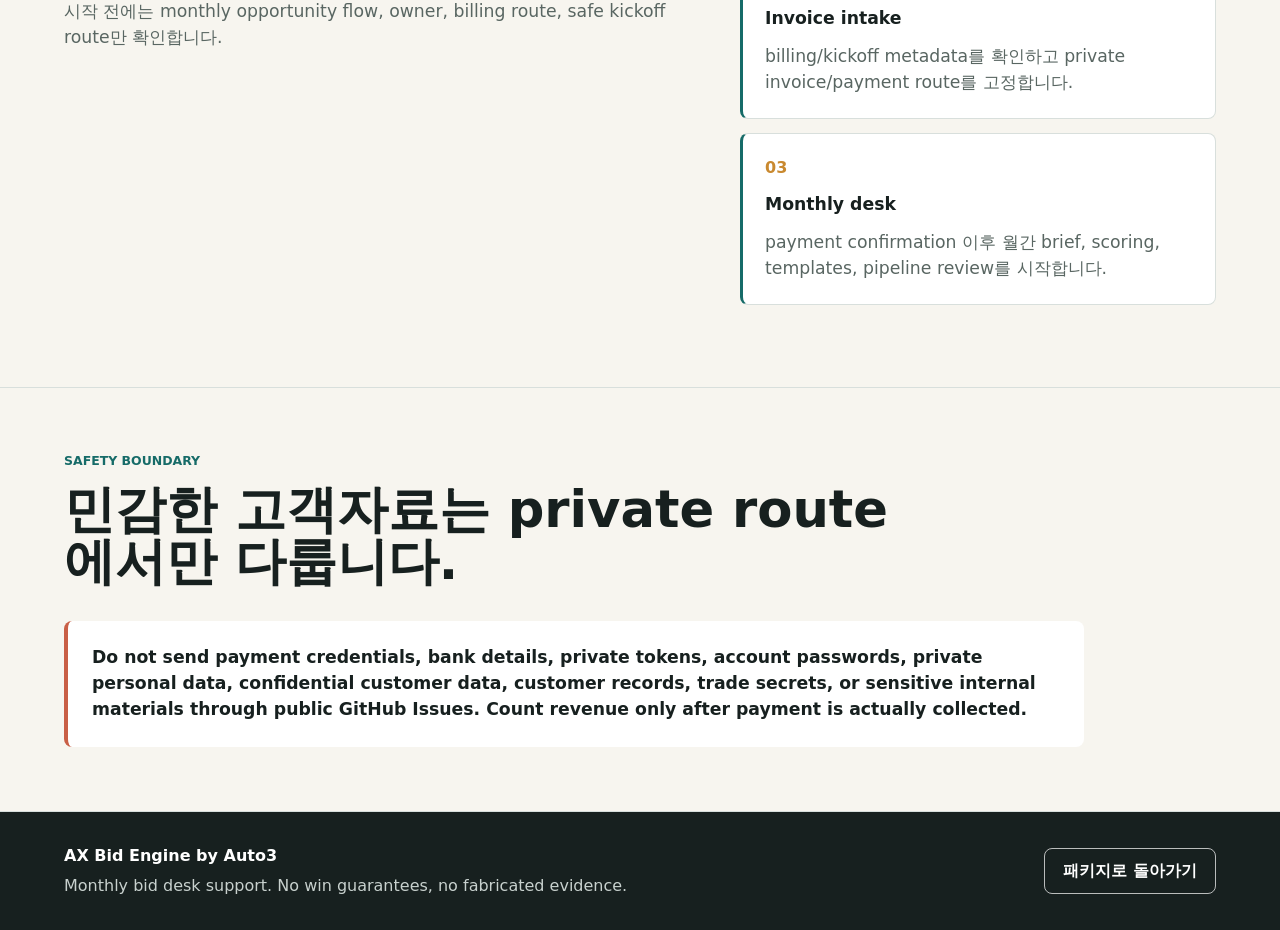
<file: bid-engine-desk-start.html>
<!doctype html>
<html lang="ko">
  <head>
    <meta charset="utf-8" />
    <meta name="viewport" content="width=device-width, initial-scale=1" />
    <title>Bid Engine Desk Start | AX Bid Engine</title>
    <meta
      name="description"
      content="월 600만원 Bid Engine Desk retainer를 시작하기 위한 안전한 이메일 intake 페이지."
    />
    <link rel="stylesheet" href="./styles.css" />
  </head>
  <body>
    <header class="topbar">
      <a class="brand" href="./index.html#top" aria-label="AX Bid Engine home">
        <span class="brand-mark">A3</span>
        <span>AX Bid Engine</span>
      </a>
      <nav aria-label="Primary navigation">
        <a href="./index.html#packages">Packages</a>
        <a href="./partner.html">Partners</a>
        <a href="./sample-scan.html">Sample</a>
        <a href="./paid-scan-request.html">Start</a>
      </nav>
      <a class="topbar-cta" href="./invoice-intake.html">Invoice intake</a>
    </header>

    <main>
      <section class="request-hero" aria-labelledby="desk-title">
        <p class="eyebrow">Bid Engine Desk start</p>
        <h1 id="desk-title">반복 제안팀을 위한 월 600만원 bid desk를 시작합니다.</h1>
        <p class="hero-lede">
          월간 opportunity flow가 있는 컨설턴트, 공급기업, 구축사에게 AX Bid Engine이 뒤에서
          후보 기회 브리프, fit scoring, evidence checklist, proposal templates, pipeline review를 제공합니다.
        </p>
        <p class="fineprint">
          KRW 6,000,000/month monthly retainer, 30-day minimum. No work starts before payment is confirmed.
          Public GitHub Issues에는 confidential customer data, payment credentials, private personal data, trade secrets,
          passwords, or sensitive internal materials를 올리지 않습니다.
        </p>
        <div class="hero-actions" aria-label="Bid Engine Desk actions">
          <a
            class="button primary"
            href="mailto:alyduho984530@gmail.com?subject=Proceed%20with%20Bid%20Engine%20Desk&body=Proceed%20with%20Bid%20Engine%20Desk%0A%0ACompany%20legal%20name%3A%0ABilling%20contact%3A%0AInternal%20owner%3A%0AExpected%20monthly%20opportunity%20flow%3A%0APrimary%20segments%20or%20customer%20types%3A%0APreferred%20start%20date%3A%0APurchase-order%20or%20vendor-registration%20requirement%3A%0ASafe%20kickoff%20route%3A%0A%0AI%20accept%20the%20KRW%206%2C000%2C000%2Fmonth%20Bid%20Engine%20Desk%20monthly%20retainer%20with%20a%2030-day%20minimum%2C%20starting%20after%20payment%20confirmation%20and%20kickoff%20inputs.%0AI%20understand%20there%20is%20No%20guarantee%20of%20grant%2C%20voucher%2C%20procurement%2C%20pilot%2C%20funding%2C%20contract%2C%20or%20sales%20outcome.%0AI%20understand%20this%20does%20not%20create%20exclusivity%2C%20revenue-share%2C%20reseller%2C%20referral-fee%2C%20agency%2C%20or%20success-fee%20terms.%0AI%20will%20not%20send%20payment%20credentials%2C%20private%20personal%20data%2C%20confidential%20customer%20data%2C%20or%20trade%20secrets%20through%20public%20GitHub%20Issues.%0A"
          >
            Proceed with Bid Engine Desk
          </a>
          <a class="button secondary" href="./invoice-intake.html">Invoice intake</a>
          <a
            class="button secondary"
            href="https://github.com/k984530/auto3-ax-bid-engine-site/issues/new?template=bid-engine-desk.md"
            target="_blank"
            rel="noopener"
          >
            public issue fallback
          </a>
          <a class="button secondary" href="./consortium-desk-start.html">Consortium desk</a>
          <a class="button secondary" href="./partner.html">파트너 desk 보기</a>
        </div>
      </section>

      <section class="section compact" aria-labelledby="desk-scope-title">
        <div class="section-head">
          <p class="eyebrow">Retainer scope</p>
          <h2 id="desk-scope-title">월간 반복 작업을 작은 운영 단위로 잠급니다.</h2>
        </div>
        <div class="request-grid">
          <article>
            <strong>Fee</strong>
            <p>KRW 6,000,000/month. 30-day minimum, prepaid before work starts.</p>
          </article>
          <article>
            <strong>Cadence</strong>
            <p>Weekly opportunity brief, fit scoring, and pipeline review rhythm.</p>
          </article>
          <article>
            <strong>Deliverables</strong>
            <p>Monthly brief, scoring sheet, reusable proposal templates, evidence checklist, review call.</p>
          </article>
          <article>
            <strong>No guarantee</strong>
            <p>No grant, voucher, procurement, pilot, funding, contract, or sales outcome guarantee.</p>
          </article>
        </div>
      </section>

      <section class="section split" aria-labelledby="desk-flow-title">
        <div>
          <p class="eyebrow">Operating boundary</p>
          <h2 id="desk-flow-title">월간 desk는 독점·리셀러·성과보수 계약이 아닙니다.</h2>
          <p>
            The first retainer does not create exclusivity, revenue-share, reseller, referral-fee,
            agency, or success-fee terms. In short: no exclusivity, no reseller, no agency, no revenue-share.
            별도 조건은 별도 검토가 필요합니다. 시작 전에는 monthly opportunity
            flow, owner, billing route, safe kickoff route만 확인합니다.
          </p>
        </div>
        <div class="pilot-flow">
          <div>
            <span>01</span>
            <strong>Proceed email</strong>
            <p>monthly opportunity flow, primary segments, internal owner, preferred start date를 보냅니다.</p>
          </div>
          <div>
            <span>02</span>
            <strong>Invoice intake</strong>
            <p>billing/kickoff metadata를 확인하고 private invoice/payment route를 고정합니다.</p>
          </div>
          <div>
            <span>03</span>
            <strong>Monthly desk</strong>
            <p>payment confirmation 이후 월간 brief, scoring, templates, pipeline review를 시작합니다.</p>
          </div>
        </div>
      </section>

      <section class="section compact" aria-labelledby="desk-guardrail-title">
        <div class="section-head">
          <p class="eyebrow">Safety boundary</p>
          <h2 id="desk-guardrail-title">민감한 고객자료는 private route에서만 다룹니다.</h2>
        </div>
        <div class="guardrail-band">
          <p>
            Do not send payment credentials, bank details, private tokens, account passwords, private
            personal data, confidential customer data, customer records, trade secrets, or sensitive
            internal materials through public GitHub Issues. Count revenue only after payment is actually collected.
          </p>
        </div>
      </section>
    </main>

    <footer class="footer">
      <div>
        <strong>AX Bid Engine by Auto3</strong>
        <p>Monthly bid desk support. No win guarantees, no fabricated evidence.</p>
      </div>
      <a class="button secondary" href="./index.html#packages">패키지로 돌아가기</a>
    </footer>
  </body>
</html>
</file>
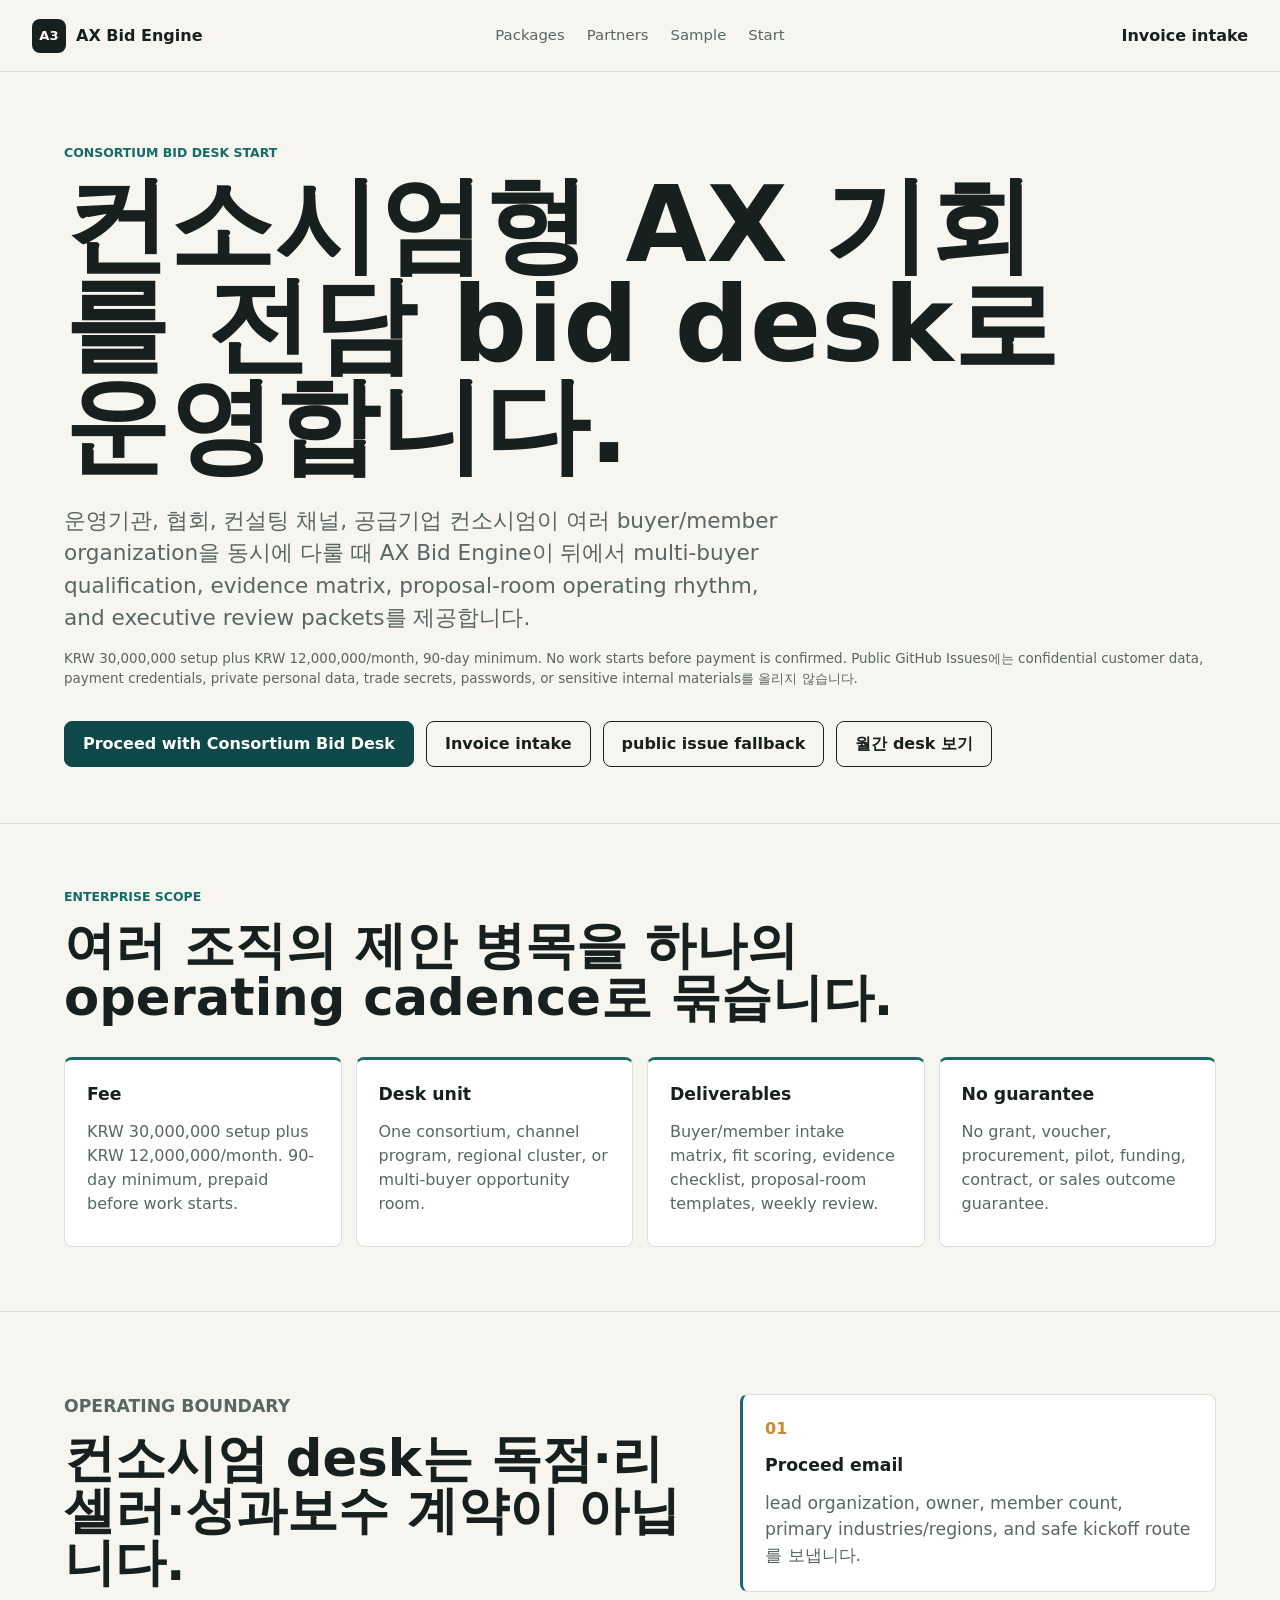
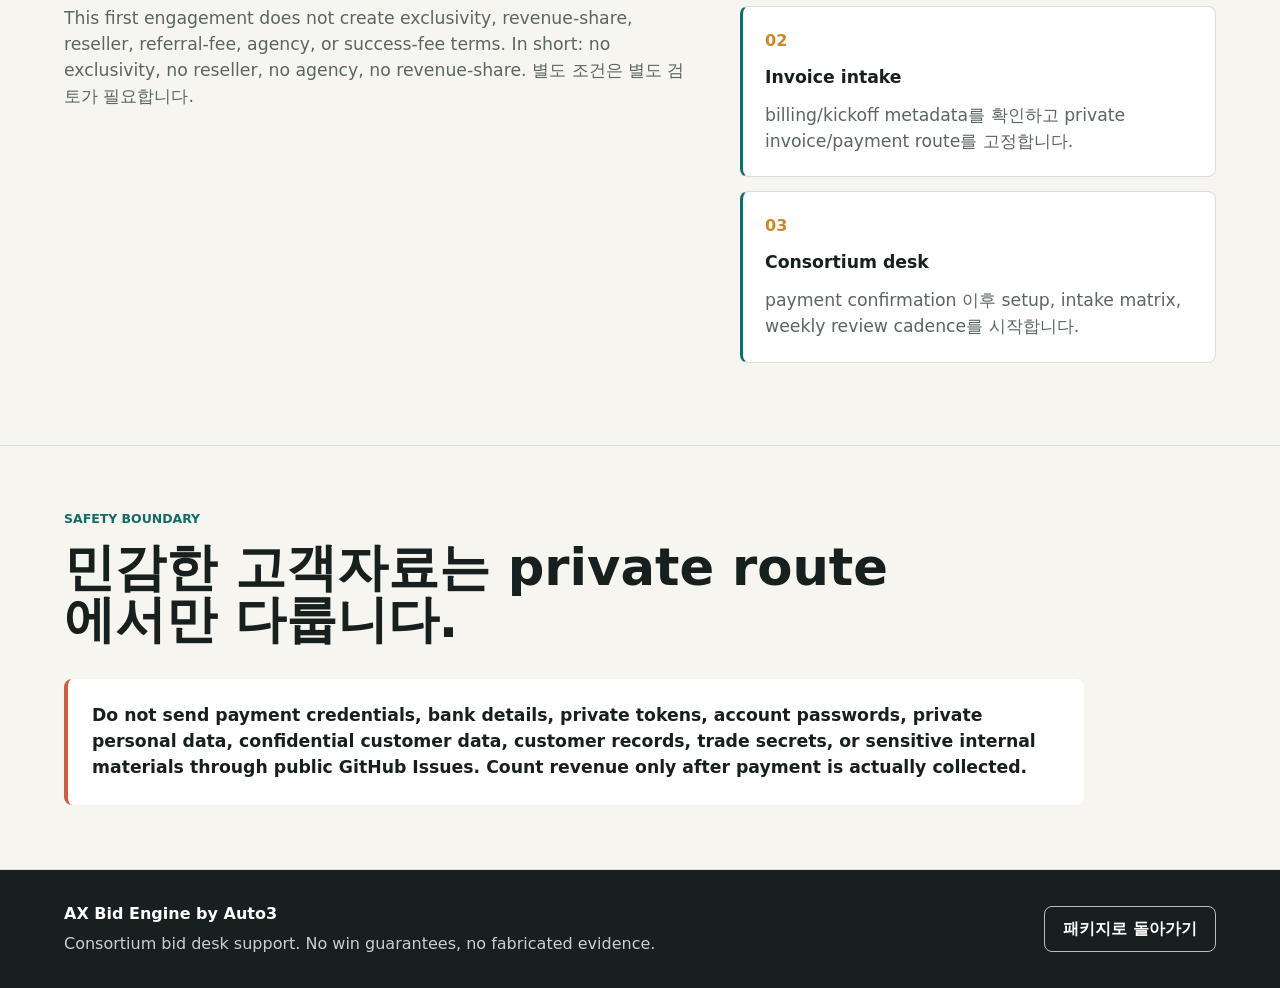
<file: consortium-desk-start.html>
<!doctype html>
<html lang="ko">
  <head>
    <meta charset="utf-8" />
    <meta name="viewport" content="width=device-width, initial-scale=1" />
    <title>Consortium Bid Desk Start | AX Bid Engine</title>
    <meta
      name="description"
      content="컨소시엄, 운영기관, 채널사가 KRW 30,000,000 setup + KRW 12,000,000/month Consortium Bid Desk를 시작하기 위한 안전한 이메일 intake 페이지."
    />
    <link rel="stylesheet" href="./styles.css" />
  </head>
  <body>
    <header class="topbar">
      <a class="brand" href="./index.html#top" aria-label="AX Bid Engine home">
        <span class="brand-mark">A3</span>
        <span>AX Bid Engine</span>
      </a>
      <nav aria-label="Primary navigation">
        <a href="./index.html#packages">Packages</a>
        <a href="./partner.html">Partners</a>
        <a href="./sample-scan.html">Sample</a>
        <a href="./paid-scan-request.html">Start</a>
      </nav>
      <a class="topbar-cta" href="./invoice-intake.html">Invoice intake</a>
    </header>

    <main>
      <section class="request-hero" aria-labelledby="consortium-title">
        <p class="eyebrow">Consortium Bid Desk start</p>
        <h1 id="consortium-title">컨소시엄형 AX 기회를 전담 bid desk로 운영합니다.</h1>
        <p class="hero-lede">
          운영기관, 협회, 컨설팅 채널, 공급기업 컨소시엄이 여러 buyer/member organization을
          동시에 다룰 때 AX Bid Engine이 뒤에서 multi-buyer qualification, evidence matrix,
          proposal-room operating rhythm, and executive review packets를 제공합니다.
        </p>
        <p class="fineprint">
          KRW 30,000,000 setup plus KRW 12,000,000/month, 90-day minimum.
          No work starts before payment is confirmed. Public GitHub Issues에는 confidential
          customer data, payment credentials, private personal data, trade secrets, passwords,
          or sensitive internal materials를 올리지 않습니다.
        </p>
        <div class="hero-actions" aria-label="Consortium Bid Desk actions">
          <a
            class="button primary"
            href="mailto:alyduho984530@gmail.com?subject=Proceed%20with%20Consortium%20Bid%20Desk&body=Proceed%20with%20Consortium%20Bid%20Desk%0A%0ALead%20organization%20legal%20name%3A%0ABilling%20contact%3A%0AProgram%20or%20consortium%20owner%3A%0AExpected%20monthly%20opportunity%20flow%3A%0ANumber%20of%20buyer%20or%20member%20organizations%3A%0APrimary%20industries%20or%20regions%3A%0APreferred%20start%20date%3A%0APurchase-order%20or%20vendor-registration%20requirement%3A%0ASafe%20kickoff%20route%3A%0A%0AI%20accept%20the%20KRW%2030%2C000%2C000%20setup%20plus%20KRW%2012%2C000%2C000%2Fmonth%20Consortium%20Bid%20Desk%20with%20a%2090-day%20minimum%2C%20starting%20after%20payment%20confirmation%20and%20kickoff%20inputs.%0AI%20understand%20there%20is%20No%20guarantee%20of%20grant%2C%20voucher%2C%20procurement%2C%20pilot%2C%20funding%2C%20contract%2C%20or%20sales%20outcome.%0AI%20understand%20this%20does%20not%20create%20exclusivity%2C%20revenue-share%2C%20reseller%2C%20referral-fee%2C%20agency%2C%20or%20success-fee%20terms.%0AI%20will%20not%20send%20payment%20credentials%2C%20private%20personal%20data%2C%20confidential%20customer%20data%2C%20or%20trade%20secrets%20through%20public%20GitHub%20Issues.%0A"
          >
            Proceed with Consortium Bid Desk
          </a>
          <a class="button secondary" href="./invoice-intake.html">Invoice intake</a>
          <a
            class="button secondary"
            href="https://github.com/k984530/auto3-ax-bid-engine-site/issues/new?template=consortium-desk.md"
            target="_blank"
            rel="noopener"
          >
            public issue fallback
          </a>
          <a class="button secondary" href="./bid-engine-desk-start.html">월간 desk 보기</a>
        </div>
      </section>

      <section class="section compact" aria-labelledby="consortium-scope-title">
        <div class="section-head">
          <p class="eyebrow">Enterprise scope</p>
          <h2 id="consortium-scope-title">여러 조직의 제안 병목을 하나의 operating cadence로 묶습니다.</h2>
        </div>
        <div class="request-grid">
          <article>
            <strong>Fee</strong>
            <p>KRW 30,000,000 setup plus KRW 12,000,000/month. 90-day minimum, prepaid before work starts.</p>
          </article>
          <article>
            <strong>Desk unit</strong>
            <p>One consortium, channel program, regional cluster, or multi-buyer opportunity room.</p>
          </article>
          <article>
            <strong>Deliverables</strong>
            <p>Buyer/member intake matrix, fit scoring, evidence checklist, proposal-room templates, weekly review.</p>
          </article>
          <article>
            <strong>No guarantee</strong>
            <p>No grant, voucher, procurement, pilot, funding, contract, or sales outcome guarantee.</p>
          </article>
        </div>
      </section>

      <section class="section split" aria-labelledby="consortium-boundary-title">
        <div>
          <p class="eyebrow">Operating boundary</p>
          <h2 id="consortium-boundary-title">컨소시엄 desk는 독점·리셀러·성과보수 계약이 아닙니다.</h2>
          <p>
            This first engagement does not create exclusivity, revenue-share, reseller,
            referral-fee, agency, or success-fee terms. In short: no exclusivity, no
            reseller, no agency, no revenue-share. 별도 조건은 별도 검토가 필요합니다.
          </p>
        </div>
        <div class="pilot-flow">
          <div>
            <span>01</span>
            <strong>Proceed email</strong>
            <p>lead organization, owner, member count, primary industries/regions, and safe kickoff route를 보냅니다.</p>
          </div>
          <div>
            <span>02</span>
            <strong>Invoice intake</strong>
            <p>billing/kickoff metadata를 확인하고 private invoice/payment route를 고정합니다.</p>
          </div>
          <div>
            <span>03</span>
            <strong>Consortium desk</strong>
            <p>payment confirmation 이후 setup, intake matrix, weekly review cadence를 시작합니다.</p>
          </div>
        </div>
      </section>

      <section class="section compact" aria-labelledby="consortium-safety-title">
        <div class="section-head">
          <p class="eyebrow">Safety boundary</p>
          <h2 id="consortium-safety-title">민감한 고객자료는 private route에서만 다룹니다.</h2>
        </div>
        <div class="guardrail-band">
          <p>
            Do not send payment credentials, bank details, private tokens, account passwords,
            private personal data, confidential customer data, customer records, trade secrets,
            or sensitive internal materials through public GitHub Issues. Count revenue only
            after payment is actually collected.
          </p>
        </div>
      </section>
    </main>

    <footer class="footer">
      <div>
        <strong>AX Bid Engine by Auto3</strong>
        <p>Consortium bid desk support. No win guarantees, no fabricated evidence.</p>
      </div>
      <a class="button secondary" href="./index.html#packages">패키지로 돌아가기</a>
    </footer>
  </body>
</html>
</file>
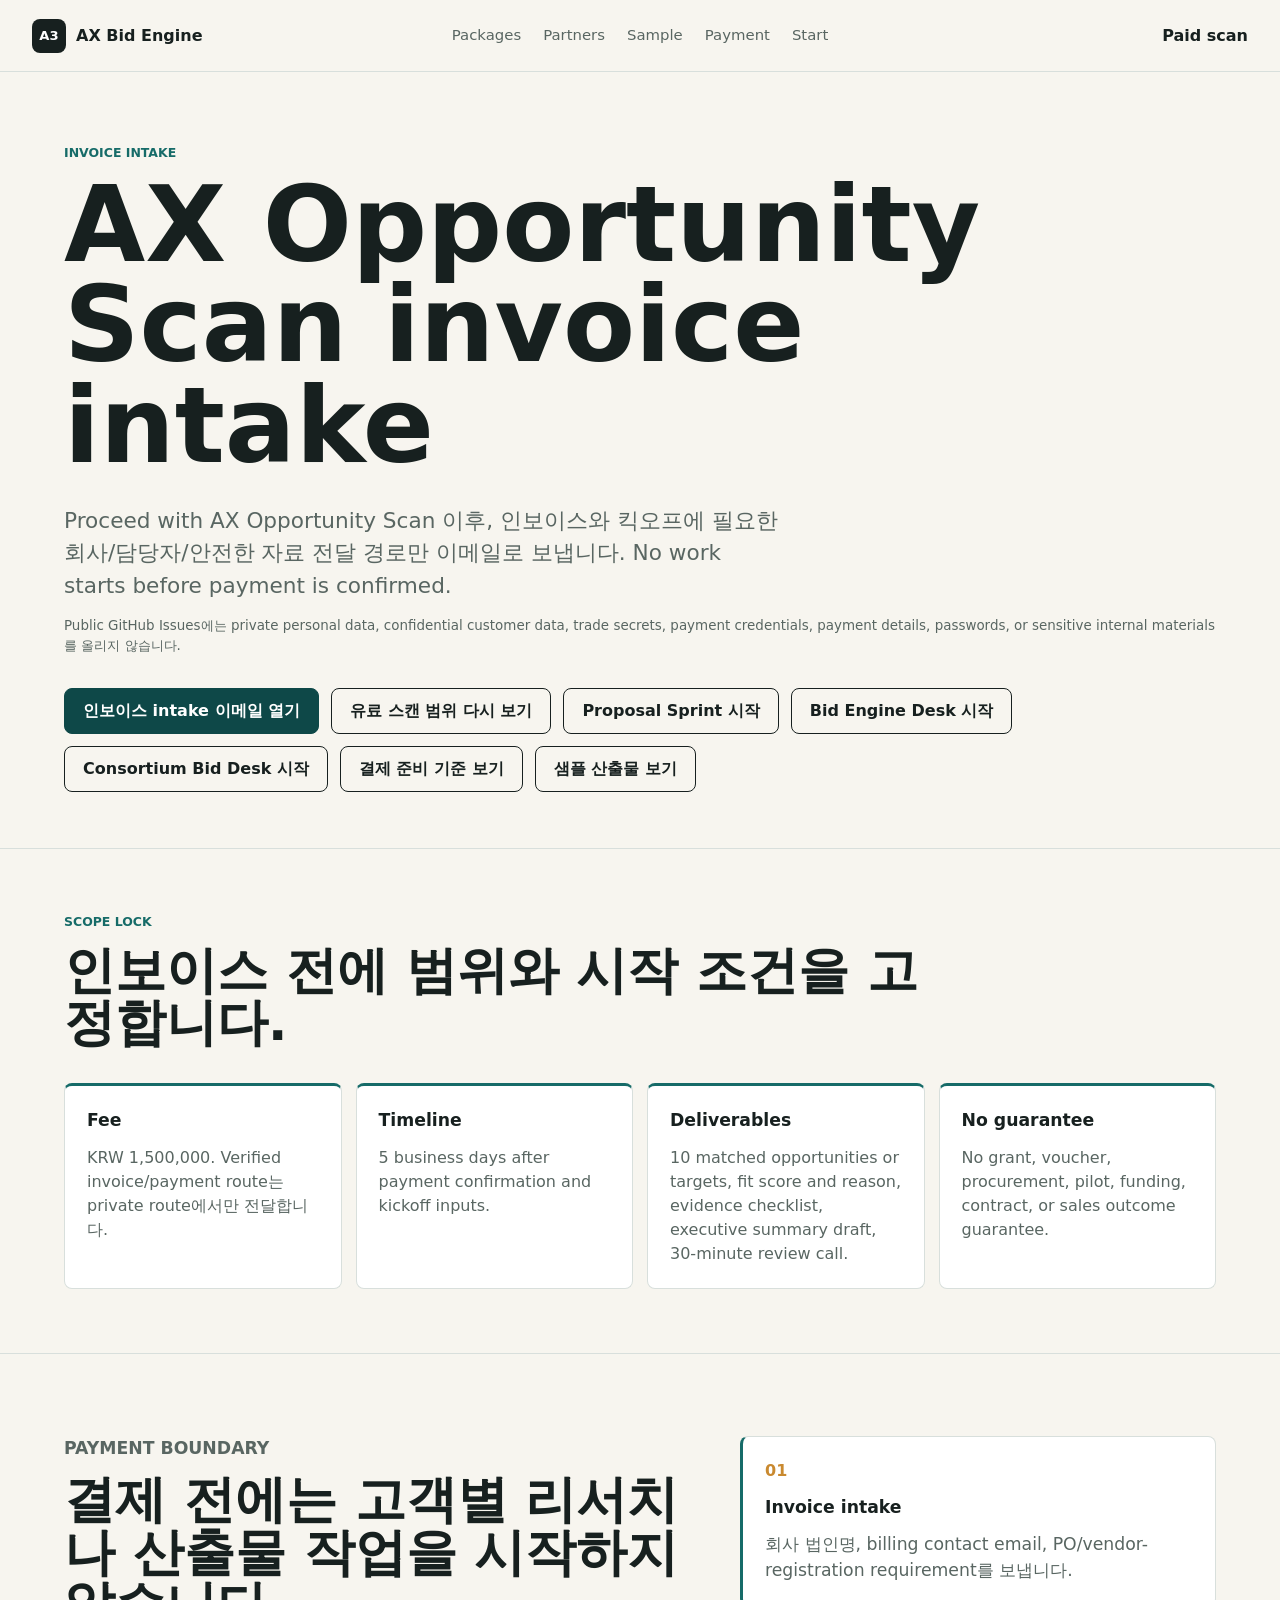
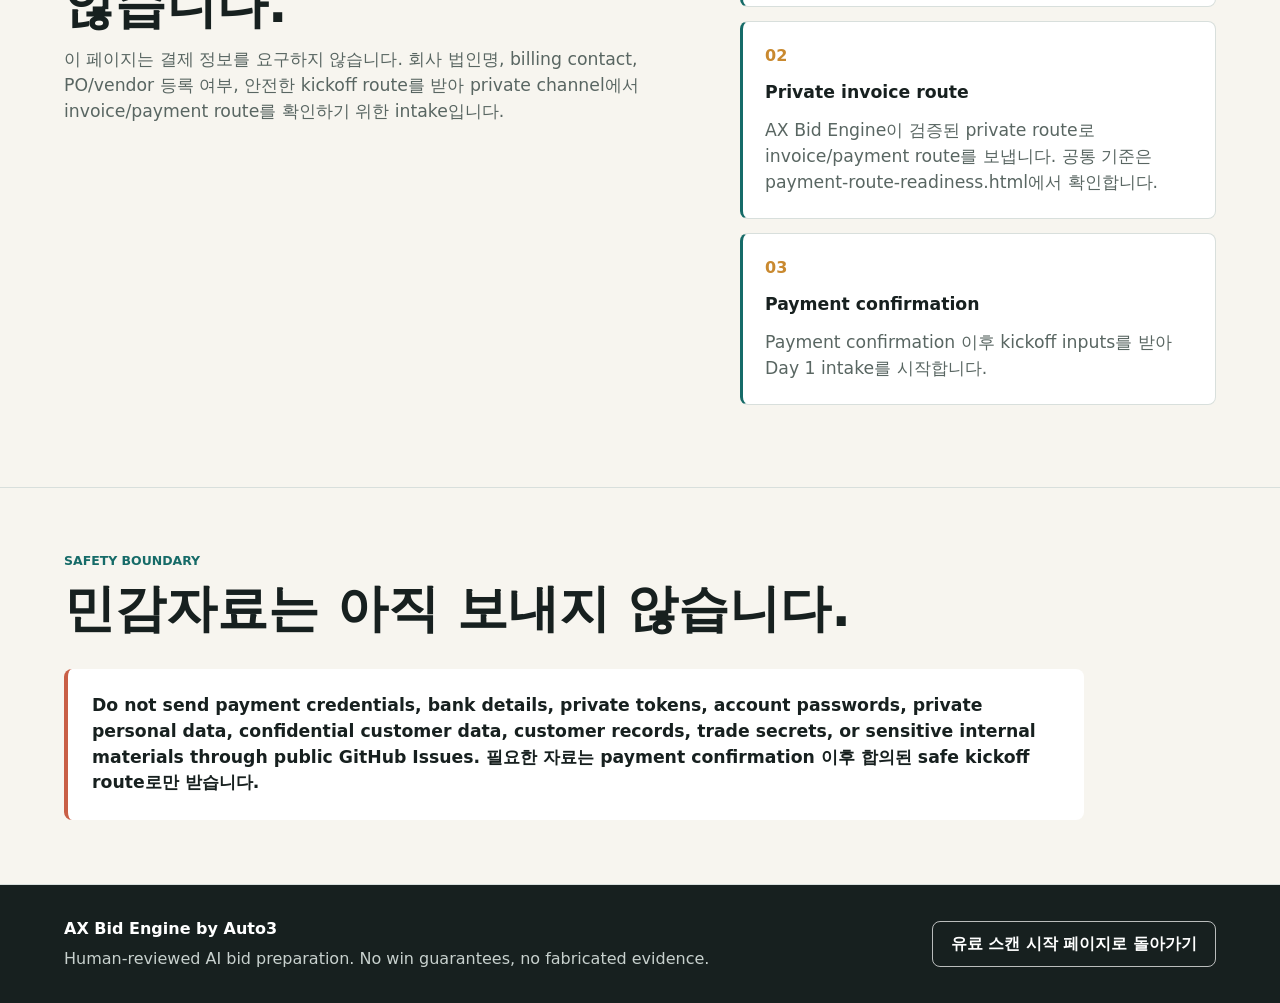
<file: invoice-intake.html>
<!doctype html>
<html lang="ko">
  <head>
    <meta charset="utf-8" />
    <meta name="viewport" content="width=device-width, initial-scale=1" />
    <title>Invoice Intake | AX Bid Engine</title>
    <meta
      name="description"
      content="AX Opportunity Scan 진행 확정 후 인보이스와 킥오프 정보를 안전하게 이메일로 전달하는 페이지."
    />
    <link rel="stylesheet" href="./styles.css" />
  </head>
  <body>
    <header class="topbar">
      <a class="brand" href="./index.html#top" aria-label="AX Bid Engine home">
        <span class="brand-mark">A3</span>
        <span>AX Bid Engine</span>
      </a>
      <nav aria-label="Primary navigation">
        <a href="./index.html#packages">Packages</a>
        <a href="./partner.html">Partners</a>
        <a href="./sample-scan.html">Sample</a>
        <a href="./payment-route-readiness.html">Payment</a>
        <a href="./paid-scan-request.html">Start</a>
      </nav>
      <a class="topbar-cta" href="./paid-scan-request.html">Paid scan</a>
    </header>

    <main>
      <section class="request-hero" aria-labelledby="invoice-title">
        <p class="eyebrow">Invoice intake</p>
        <h1 id="invoice-title">AX Opportunity Scan invoice intake</h1>
        <p class="hero-lede">
          Proceed with AX Opportunity Scan 이후, 인보이스와 킥오프에 필요한 회사/담당자/안전한
          자료 전달 경로만 이메일로 보냅니다. No work starts before payment is confirmed.
        </p>
        <p class="fineprint">
          Public GitHub Issues에는 private personal data, confidential customer data, trade secrets,
          payment credentials, payment details, passwords, or sensitive internal materials를 올리지 않습니다.
        </p>
        <div class="hero-actions" aria-label="Invoice intake actions">
          <a
            class="button primary"
            href="mailto:alyduho984530@gmail.com?subject=AX%20Opportunity%20Scan%20invoice%20intake&body=Proceed%20with%20AX%20Opportunity%20Scan%0A%0ACompany%20legal%20name%3A%0ABilling%20contact%20name%3A%0ABilling%20contact%20email%3A%0APurchase-order%20or%20vendor-registration%20requirement%3A%0AInternal%20owner%3A%0AProject%2Fproduct%3A%0ATarget%20customer%2C%20industry%2C%20program%2C%20tender%2C%20or%20channel%3A%0AKnown%20deadline%20or%20decision%20date%3A%0APreferred%20kickoff%20date%3A%0ASafe%20kickoff%20route%3A%0A%0AI%20accept%20the%20KRW%201%2C500%2C000%20AX%20Opportunity%20Scan%2C%205%20business%20days%20after%20payment%20confirmation%20and%20kickoff%20inputs.%0AI%20understand%20there%20is%20no%20guarantee%20of%20grant%2C%20voucher%2C%20procurement%2C%20pilot%2C%20funding%2C%20contract%2C%20or%20sales%20outcome.%0AI%20will%20not%20send%20payment%20credentials%2C%20private%20personal%20data%2C%20confidential%20customer%20data%2C%20or%20trade%20secrets%20through%20public%20GitHub%20Issues.%0A"
          >
            인보이스 intake 이메일 열기
          </a>
          <a class="button secondary" href="./paid-scan-request.html">유료 스캔 범위 다시 보기</a>
          <a class="button secondary" href="./proposal-sprint-start.html">Proposal Sprint 시작</a>
          <a class="button secondary" href="./bid-engine-desk-start.html">Bid Engine Desk 시작</a>
          <a class="button secondary" href="./consortium-desk-start.html">Consortium Bid Desk 시작</a>
          <a class="button secondary" href="./payment-route-readiness.html">결제 준비 기준 보기</a>
          <a class="button secondary" href="./sample-scan.html">샘플 산출물 보기</a>
        </div>
      </section>

      <section class="section compact" aria-labelledby="invoice-scope-title">
        <div class="section-head">
          <p class="eyebrow">Scope lock</p>
          <h2 id="invoice-scope-title">인보이스 전에 범위와 시작 조건을 고정합니다.</h2>
        </div>
        <div class="request-grid">
          <article>
            <strong>Fee</strong>
            <p>KRW 1,500,000. Verified invoice/payment route는 private route에서만 전달합니다.</p>
          </article>
          <article>
            <strong>Timeline</strong>
            <p>5 business days after payment confirmation and kickoff inputs.</p>
          </article>
          <article>
            <strong>Deliverables</strong>
            <p>10 matched opportunities or targets, fit score and reason, evidence checklist, executive summary draft, 30-minute review call.</p>
          </article>
          <article>
            <strong>No guarantee</strong>
            <p>No grant, voucher, procurement, pilot, funding, contract, or sales outcome guarantee.</p>
          </article>
        </div>
      </section>

      <section class="section split" aria-labelledby="invoice-flow-title">
        <div>
          <p class="eyebrow">Payment boundary</p>
          <h2 id="invoice-flow-title">결제 전에는 고객별 리서치나 산출물 작업을 시작하지 않습니다.</h2>
          <p>
            이 페이지는 결제 정보를 요구하지 않습니다. 회사 법인명, billing contact, PO/vendor 등록 여부,
            안전한 kickoff route를 받아 private channel에서 invoice/payment route를 확인하기 위한 intake입니다.
          </p>
        </div>
        <div class="pilot-flow">
          <div>
            <span>01</span>
            <strong>Invoice intake</strong>
            <p>회사 법인명, billing contact email, PO/vendor-registration requirement를 보냅니다.</p>
          </div>
          <div>
            <span>02</span>
            <strong>Private invoice route</strong>
            <p>AX Bid Engine이 검증된 private route로 invoice/payment route를 보냅니다. 공통 기준은 payment-route-readiness.html에서 확인합니다.</p>
          </div>
          <div>
            <span>03</span>
            <strong>Payment confirmation</strong>
            <p>Payment confirmation 이후 kickoff inputs를 받아 Day 1 intake를 시작합니다.</p>
          </div>
        </div>
      </section>

      <section class="section compact" aria-labelledby="safety-title">
        <div class="section-head">
          <p class="eyebrow">Safety boundary</p>
          <h2 id="safety-title">민감자료는 아직 보내지 않습니다.</h2>
        </div>
        <div class="guardrail-band">
          <p>
            Do not send payment credentials, bank details, private tokens, account passwords, private
            personal data, confidential customer data, customer records, trade secrets, or sensitive
            internal materials through public GitHub Issues. 필요한 자료는 payment confirmation 이후
            합의된 safe kickoff route로만 받습니다.
          </p>
        </div>
      </section>
    </main>

    <footer class="footer">
      <div>
        <strong>AX Bid Engine by Auto3</strong>
        <p>Human-reviewed AI bid preparation. No win guarantees, no fabricated evidence.</p>
      </div>
      <a class="button secondary" href="./paid-scan-request.html">유료 스캔 시작 페이지로 돌아가기</a>
    </footer>
  </body>
</html>
</file>
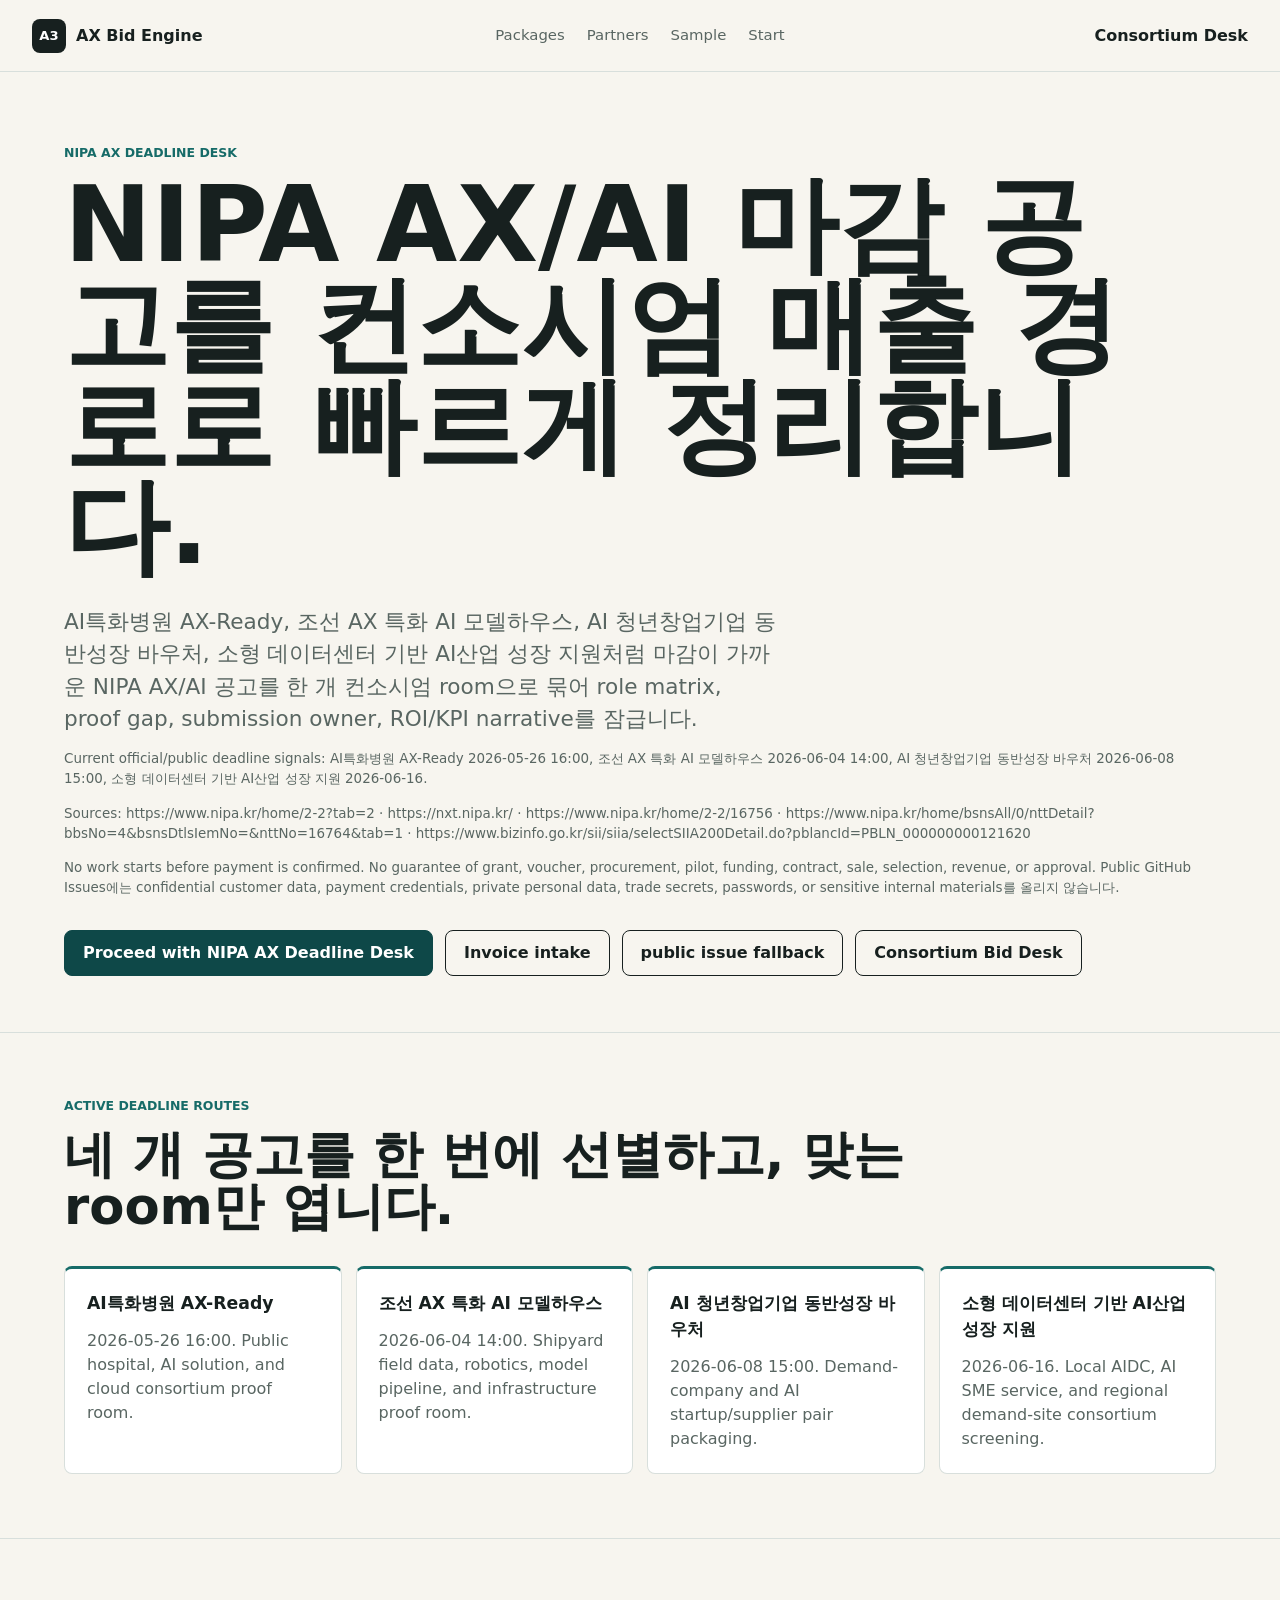
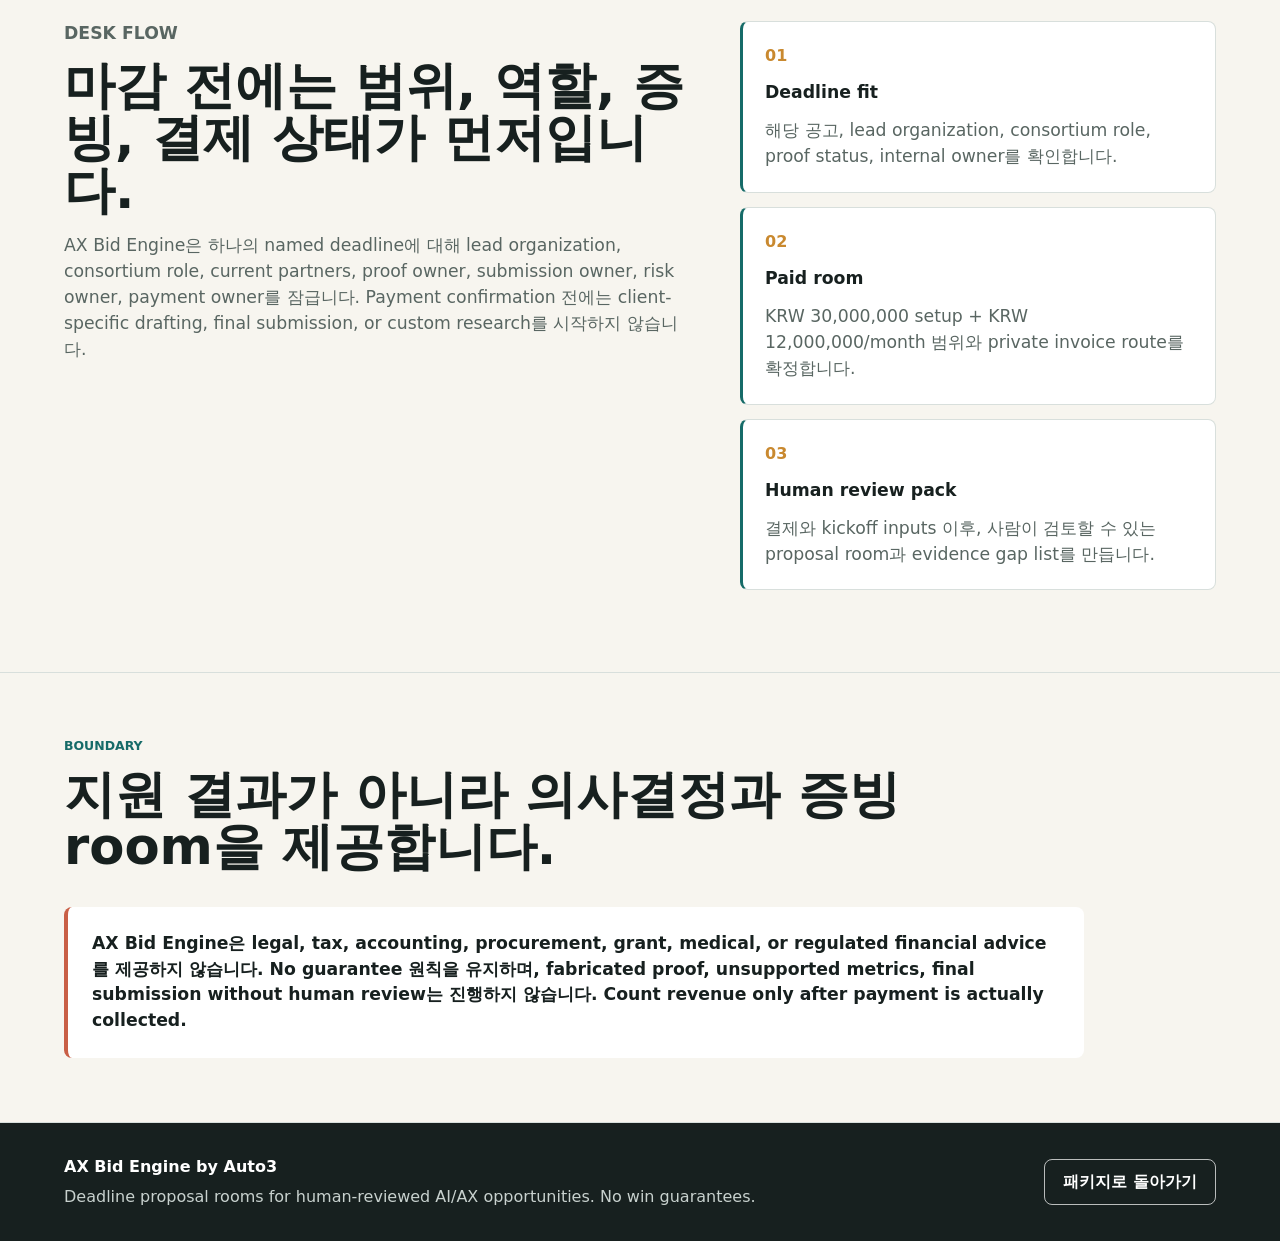
<file: nipa-ax-deadline-desk.html>
<!doctype html>
<html lang="ko">
  <head>
    <meta charset="utf-8" />
    <meta name="viewport" content="width=device-width, initial-scale=1" />
    <title>NIPA AX Deadline Desk | AX Bid Engine</title>
    <meta
      name="description"
      content="NIPA AX/AI 공고 마감 전에 컨소시엄 제안 구조와 증빙을 잠그는 KRW 30,000,000 setup deadline desk."
    />
    <link rel="stylesheet" href="./styles.css" />
  </head>
  <body>
    <header class="topbar">
      <a class="brand" href="./index.html#top" aria-label="AX Bid Engine home">
        <span class="brand-mark">A3</span>
        <span>AX Bid Engine</span>
      </a>
      <nav aria-label="Primary navigation">
        <a href="./index.html#packages">Packages</a>
        <a href="./partner.html">Partners</a>
        <a href="./sample-scan.html">Sample</a>
        <a href="./paid-scan-request.html">Start</a>
      </nav>
      <a class="topbar-cta" href="./consortium-desk-start.html">Consortium Desk</a>
    </header>

    <main>
      <section class="request-hero" aria-labelledby="deadline-desk-title">
        <p class="eyebrow">NIPA AX Deadline Desk</p>
        <h1 id="deadline-desk-title">NIPA AX/AI 마감 공고를 컨소시엄 매출 경로로 빠르게 정리합니다.</h1>
        <p class="hero-lede">
          AI특화병원 AX-Ready, 조선 AX 특화 AI 모델하우스, AI 청년창업기업 동반성장 바우처,
          소형 데이터센터 기반 AI산업 성장 지원처럼 마감이 가까운 NIPA AX/AI 공고를 한 개
          컨소시엄 room으로 묶어 role matrix, proof gap, submission owner, ROI/KPI narrative를 잠급니다.
        </p>
        <p class="fineprint">
          Current official/public deadline signals: AI특화병원 AX-Ready 2026-05-26 16:00, 조선 AX 특화 AI 모델하우스
          2026-06-04 14:00, AI 청년창업기업 동반성장 바우처 2026-06-08 15:00, 소형 데이터센터 기반
          AI산업 성장 지원 2026-06-16.
        </p>
        <p class="fineprint">
          Sources: https://www.nipa.kr/home/2-2?tab=2 · https://nxt.nipa.kr/ ·
          https://www.nipa.kr/home/2-2/16756 ·
          https://www.nipa.kr/home/bsnsAll/0/nttDetail?bbsNo=4&bsnsDtlsIemNo=&nttNo=16764&tab=1 ·
          https://www.bizinfo.go.kr/sii/siia/selectSIIA200Detail.do?pblancId=PBLN_000000000121620
        </p>
        <p class="fineprint">
          No work starts before payment is confirmed. No guarantee of grant, voucher, procurement, pilot, funding,
          contract, sale, selection, revenue, or approval. Public GitHub Issues에는 confidential customer data,
          payment credentials, private personal data, trade secrets, passwords, or sensitive internal materials를
          올리지 않습니다.
        </p>
        <div class="hero-actions" aria-label="NIPA AX Deadline Desk actions">
          <a
            class="button primary"
            href="mailto:alyduho984530@gmail.com?subject=Proceed%20with%20NIPA%20AX%20Deadline%20Desk&body=Proceed%20with%20NIPA%20AX%20Deadline%20Desk%0A%0ACompany%20legal%20name%3A%0ABilling%20contact%3A%0AInternal%20owner%3A%0ATarget%20NIPA%20deadline%3A%0AConsortium%20role%3A%0ACurrent%20partners%3A%0AAvailable%20proof%3A%0APO%2Fvendor-registration%20requirement%3A%0ASafe%20kickoff%20route%3A%0A%0AI%20accept%20the%20KRW%2030%2C000%2C000%20setup%20%2B%20KRW%2012%2C000%2C000%2Fmonth%20NIPA%20AX%20Deadline%20Desk%2C%20starting%20only%20after%20payment%20confirmation%20and%20kickoff%20inputs.%0AI%20understand%20there%20is%20No%20guarantee%20of%20grant%2C%20voucher%2C%20procurement%2C%20pilot%2C%20funding%2C%20contract%2C%20sale%2C%20selection%2C%20revenue%2C%20or%20approval.%0AI%20will%20not%20send%20payment%20credentials%2C%20private%20personal%20data%2C%20confidential%20customer%20data%2C%20or%20trade%20secrets%20through%20public%20GitHub%20Issues.%0A"
          >
            Proceed with NIPA AX Deadline Desk
          </a>
          <a class="button secondary" href="./invoice-intake.html">Invoice intake</a>
          <a
            class="button secondary"
            href="https://github.com/k984530/auto3-ax-bid-engine-site/issues/new?template=nipa-ax-deadline-desk.md"
            target="_blank"
            rel="noopener"
          >
            public issue fallback
          </a>
          <a class="button secondary" href="./consortium-desk-start.html">Consortium Bid Desk</a>
        </div>
      </section>

      <section class="section compact" aria-labelledby="active-deadlines-title">
        <div class="section-head">
          <p class="eyebrow">Active deadline routes</p>
          <h2 id="active-deadlines-title">네 개 공고를 한 번에 선별하고, 맞는 room만 엽니다.</h2>
        </div>
        <div class="request-grid">
          <article>
            <strong>AI특화병원 AX-Ready</strong>
            <p>2026-05-26 16:00. Public hospital, AI solution, and cloud consortium proof room.</p>
          </article>
          <article>
            <strong>조선 AX 특화 AI 모델하우스</strong>
            <p>2026-06-04 14:00. Shipyard field data, robotics, model pipeline, and infrastructure proof room.</p>
          </article>
          <article>
            <strong>AI 청년창업기업 동반성장 바우처</strong>
            <p>2026-06-08 15:00. Demand-company and AI startup/supplier pair packaging.</p>
          </article>
          <article>
            <strong>소형 데이터센터 기반 AI산업 성장 지원</strong>
            <p>2026-06-16. Local AIDC, AI SME service, and regional demand-site consortium screening.</p>
          </article>
        </div>
      </section>

      <section class="section split" aria-labelledby="desk-flow-title">
        <div>
          <p class="eyebrow">Desk flow</p>
          <h2 id="desk-flow-title">마감 전에는 범위, 역할, 증빙, 결제 상태가 먼저입니다.</h2>
          <p>
            AX Bid Engine은 하나의 named deadline에 대해 lead organization, consortium role, current partners,
            proof owner, submission owner, risk owner, payment owner를 잠급니다. Payment confirmation 전에는
            client-specific drafting, final submission, or custom research를 시작하지 않습니다.
          </p>
        </div>
        <div class="pilot-flow">
          <div>
            <span>01</span>
            <strong>Deadline fit</strong>
            <p>해당 공고, lead organization, consortium role, proof status, internal owner를 확인합니다.</p>
          </div>
          <div>
            <span>02</span>
            <strong>Paid room</strong>
            <p>KRW 30,000,000 setup + KRW 12,000,000/month 범위와 private invoice route를 확정합니다.</p>
          </div>
          <div>
            <span>03</span>
            <strong>Human review pack</strong>
            <p>결제와 kickoff inputs 이후, 사람이 검토할 수 있는 proposal room과 evidence gap list를 만듭니다.</p>
          </div>
        </div>
      </section>

      <section class="section compact" aria-labelledby="desk-boundary-title">
        <div class="section-head">
          <p class="eyebrow">Boundary</p>
          <h2 id="desk-boundary-title">지원 결과가 아니라 의사결정과 증빙 room을 제공합니다.</h2>
        </div>
        <div class="guardrail-band">
          <p>
            AX Bid Engine은 legal, tax, accounting, procurement, grant, medical, or regulated financial advice를
            제공하지 않습니다. No guarantee 원칙을 유지하며, fabricated proof, unsupported metrics, final
            submission without human review는 진행하지 않습니다. Count revenue only after payment is actually
            collected.
          </p>
        </div>
      </section>
    </main>

    <footer class="footer">
      <div>
        <strong>AX Bid Engine by Auto3</strong>
        <p>Deadline proposal rooms for human-reviewed AI/AX opportunities. No win guarantees.</p>
      </div>
      <a class="button secondary" href="./index.html#packages">패키지로 돌아가기</a>
    </footer>
  </body>
</html>
</file>
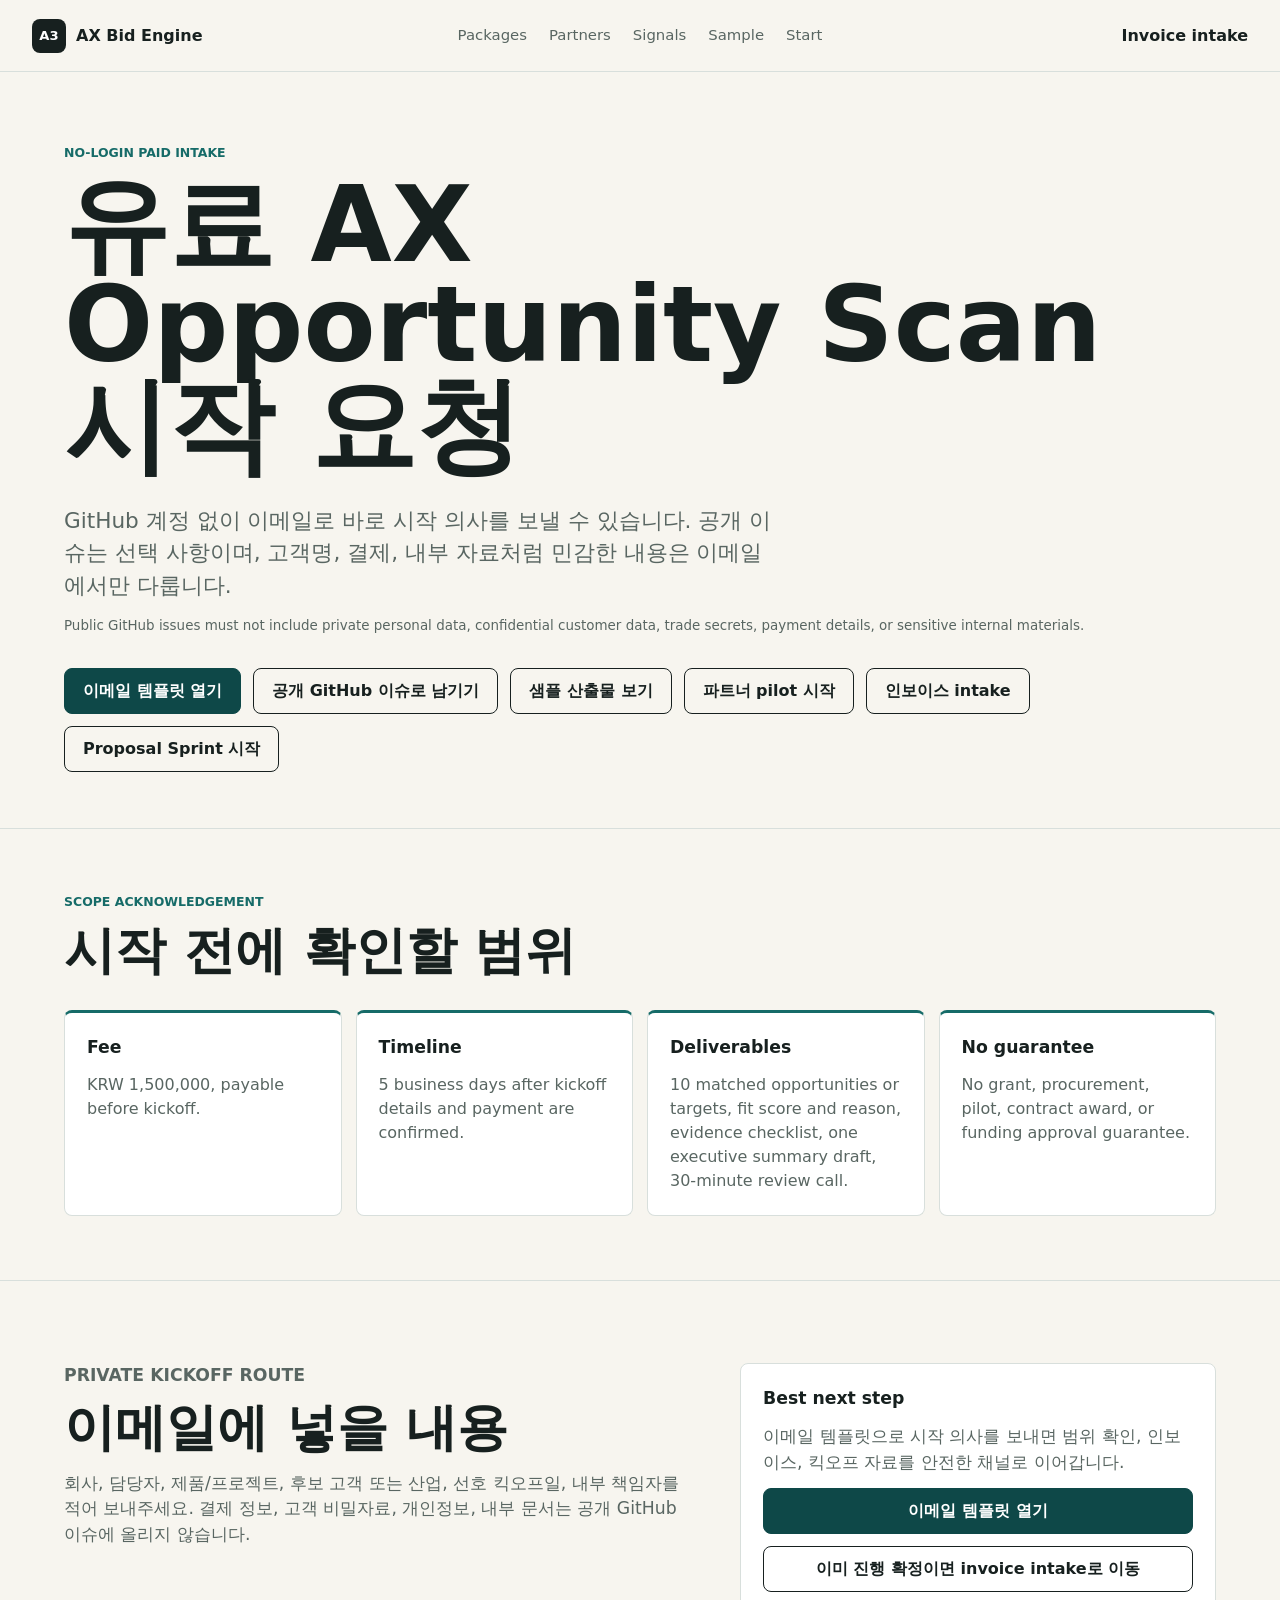
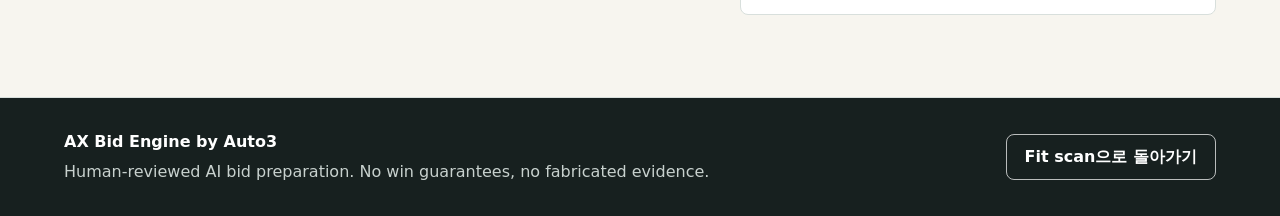
<file: paid-scan-request.html>
<!doctype html>
<html lang="ko">
  <head>
    <meta charset="utf-8" />
    <meta name="viewport" content="width=device-width, initial-scale=1" />
    <title>Paid Scan Request | AX Bid Engine</title>
    <meta
      name="description"
      content="GitHub 계정 없이 이메일로 AX Opportunity Scan 시작 요청을 보낼 수 있는 페이지."
    />
    <link rel="stylesheet" href="./styles.css" />
  </head>
  <body>
    <header class="topbar">
      <a class="brand" href="./index.html#top" aria-label="AX Bid Engine home">
        <span class="brand-mark">A3</span>
        <span>AX Bid Engine</span>
      </a>
      <nav aria-label="Primary navigation">
        <a href="./index.html#packages">Packages</a>
        <a href="./partner.html">Partners</a>
        <a href="./index.html#signals">Signals</a>
        <a href="./sample-scan.html">Sample</a>
        <a href="./paid-scan-request.html">Start</a>
      </nav>
      <a class="topbar-cta" href="./invoice-intake.html">Invoice intake</a>
    </header>

    <main>
      <section class="request-hero" aria-labelledby="request-title">
        <p class="eyebrow">No-login paid intake</p>
        <h1 id="request-title">유료 AX Opportunity Scan 시작 요청</h1>
        <p class="hero-lede">
          GitHub 계정 없이 이메일로 바로 시작 의사를 보낼 수 있습니다. 공개 이슈는 선택 사항이며,
          고객명, 결제, 내부 자료처럼 민감한 내용은 이메일에서만 다룹니다.
        </p>
        <p class="fineprint">
          Public GitHub issues must not include private personal data, confidential customer data,
          trade secrets, payment details, or sensitive internal materials.
        </p>
        <div class="hero-actions" aria-label="Paid scan actions">
          <a
            class="button primary"
            href="mailto:alyduho984530@gmail.com?subject=AX%20Bid%20Engine%20paid%20scan%20start%20request&body=AX%20Opportunity%20Scan%20%EC%8B%9C%EC%9E%91%20%EC%9A%94%EC%B2%AD%0A%0A%ED%9A%8C%EC%82%AC%3A%0A%EB%8B%B4%EB%8B%B9%EC%9E%90%2F%EC%97%AD%ED%95%A0%3A%0A%EC%97%B0%EB%9D%BD%EC%B2%98%3A%0A%EC%A0%9C%ED%92%88%2F%ED%94%84%EB%A1%9C%EC%A0%9D%ED%8A%B8%3A%0A%ED%9B%84%EB%B3%B4%20%EA%B3%A0%EA%B0%9D%2F%EC%82%B0%EC%97%85%3A%0A%EC%84%A0%ED%98%B8%20%ED%82%A5%EC%98%A4%ED%94%84%EC%9D%BC%3A%0A%EB%82%B4%EB%B6%80%20%EC%B1%85%EC%9E%84%EC%9E%90%3A%0A%0A%ED%99%95%EC%9D%B8%20%EC%82%AC%ED%95%AD%3A%0A-%20KRW%201%2C500%2C000%2C%20payable%20before%20kickoff%0A-%20Timeline%3A%205%20business%20days%0A-%20Deliverables%3A%2010%20matched%20opportunities%20or%20targets%2C%20fit%20score%20and%20reason%2C%20evidence%20checklist%2C%20one%20executive%20summary%20draft%2C%2030-minute%20review%20call%0A-%20No%20guarantee%20of%20grant%2C%20procurement%2C%20pilot%2C%20contract%20award%2C%20or%20funding%20approval%0A%0APublic%20GitHub%20issue%EC%97%90%EB%8A%94%20private%20personal%20data%2C%20confidential%20customer%20data%2C%20trade%20secrets%2C%20payment%20details%2C%20or%20sensitive%20internal%20materials%EB%A5%BC%20%EC%98%AC%EB%A6%AC%EC%A7%80%20%EC%95%8A%EA%B2%A0%EC%8A%B5%EB%8B%88%EB%8B%A4."
          >
            이메일 템플릿 열기
          </a>
          <a
            class="button secondary"
            href="https://github.com/k984530/auto3-ax-bid-engine-site/issues/new?template=paid-scan.md"
            target="_blank"
            rel="noopener"
          >
            공개 GitHub 이슈로 남기기
          </a>
          <a class="button secondary" href="./sample-scan.html">샘플 산출물 보기</a>
          <a class="button secondary" href="./partner-pilot-start.html">파트너 pilot 시작</a>
          <a class="button secondary" href="./invoice-intake.html">인보이스 intake</a>
          <a class="button secondary" href="./proposal-sprint-start.html">Proposal Sprint 시작</a>
        </div>
      </section>

      <section class="section compact" aria-labelledby="scope-title">
        <div class="section-head">
          <p class="eyebrow">Scope acknowledgement</p>
          <h2 id="scope-title">시작 전에 확인할 범위</h2>
        </div>
        <div class="request-grid">
          <article>
            <strong>Fee</strong>
            <p>KRW 1,500,000, payable before kickoff.</p>
          </article>
          <article>
            <strong>Timeline</strong>
            <p>5 business days after kickoff details and payment are confirmed.</p>
          </article>
          <article>
            <strong>Deliverables</strong>
            <p>10 matched opportunities or targets, fit score and reason, evidence checklist, one executive summary draft, 30-minute review call.</p>
          </article>
          <article>
            <strong>No guarantee</strong>
            <p>No grant, procurement, pilot, contract award, or funding approval guarantee.</p>
          </article>
        </div>
      </section>

      <section class="section split" aria-labelledby="email-title">
        <div>
          <p class="eyebrow">Private kickoff route</p>
          <h2 id="email-title">이메일에 넣을 내용</h2>
          <p>
            회사, 담당자, 제품/프로젝트, 후보 고객 또는 산업, 선호 킥오프일, 내부 책임자를 적어 보내주세요.
            결제 정보, 고객 비밀자료, 개인정보, 내부 문서는 공개 GitHub 이슈에 올리지 않습니다.
          </p>
        </div>
        <div class="request-panel">
          <strong>Best next step</strong>
          <p>이메일 템플릿으로 시작 의사를 보내면 범위 확인, 인보이스, 킥오프 자료를 안전한 채널로 이어갑니다.</p>
          <a
            class="button primary full"
            href="mailto:alyduho984530@gmail.com?subject=AX%20Bid%20Engine%20paid%20scan%20start%20request&body=AX%20Opportunity%20Scan%20%EC%8B%9C%EC%9E%91%20%EC%9A%94%EC%B2%AD%0A%0A%ED%9A%8C%EC%82%AC%3A%0A%EB%8B%B4%EB%8B%B9%EC%9E%90%2F%EC%97%AD%ED%95%A0%3A%0A%EC%97%B0%EB%9D%BD%EC%B2%98%3A%0A%EC%A0%9C%ED%92%88%2F%ED%94%84%EB%A1%9C%EC%A0%9D%ED%8A%B8%3A%0A%ED%9B%84%EB%B3%B4%20%EA%B3%A0%EA%B0%9D%2F%EC%82%B0%EC%97%85%3A%0A%EC%84%A0%ED%98%B8%20%ED%82%A5%EC%98%A4%ED%94%84%EC%9D%BC%3A%0A%EB%82%B4%EB%B6%80%20%EC%B1%85%EC%9E%84%EC%9E%90%3A%0A%0A%ED%99%95%EC%9D%B8%20%EC%82%AC%ED%95%AD%3A%0A-%20KRW%201%2C500%2C000%2C%20payable%20before%20kickoff%0A-%20Timeline%3A%205%20business%20days%0A-%20Deliverables%3A%2010%20matched%20opportunities%20or%20targets%2C%20fit%20score%20and%20reason%2C%20evidence%20checklist%2C%20one%20executive%20summary%20draft%2C%2030-minute%20review%20call%0A-%20No%20guarantee%20of%20grant%2C%20procurement%2C%20pilot%2C%20contract%20award%2C%20or%20funding%20approval%0A%0APublic%20GitHub%20issue%EC%97%90%EB%8A%94%20private%20personal%20data%2C%20confidential%20customer%20data%2C%20trade%20secrets%2C%20payment%20details%2C%20or%20sensitive%20internal%20materials%EB%A5%BC%20%EC%98%AC%EB%A6%AC%EC%A7%80%20%EC%95%8A%EA%B2%A0%EC%8A%B5%EB%8B%88%EB%8B%A4."
          >
            이메일 템플릿 열기
          </a>
          <a class="button secondary full" href="./invoice-intake.html">이미 진행 확정이면 invoice intake로 이동</a>
        </div>
      </section>
    </main>

    <footer class="footer">
      <div>
        <strong>AX Bid Engine by Auto3</strong>
        <p>Human-reviewed AI bid preparation. No win guarantees, no fabricated evidence.</p>
      </div>
      <a class="button secondary" href="./index.html#scan">Fit scan으로 돌아가기</a>
    </footer>
  </body>
</html>
</file>
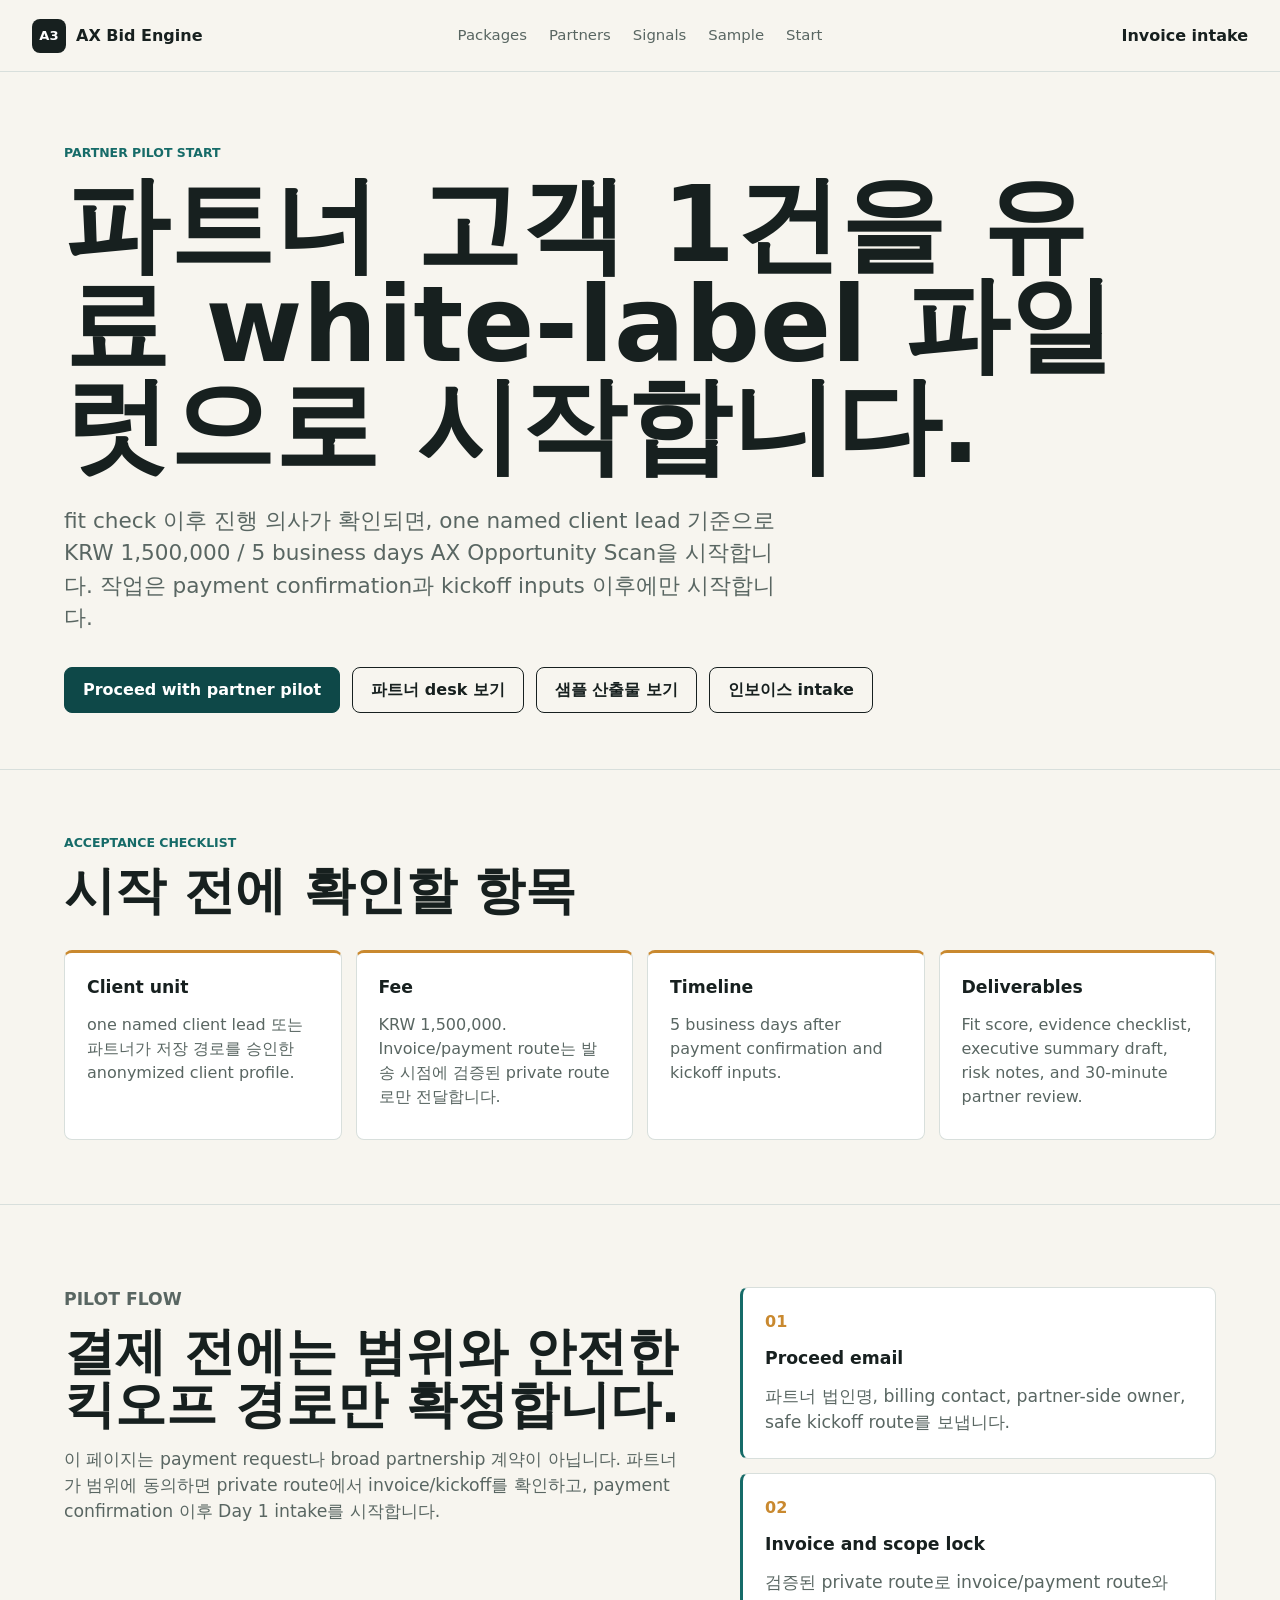
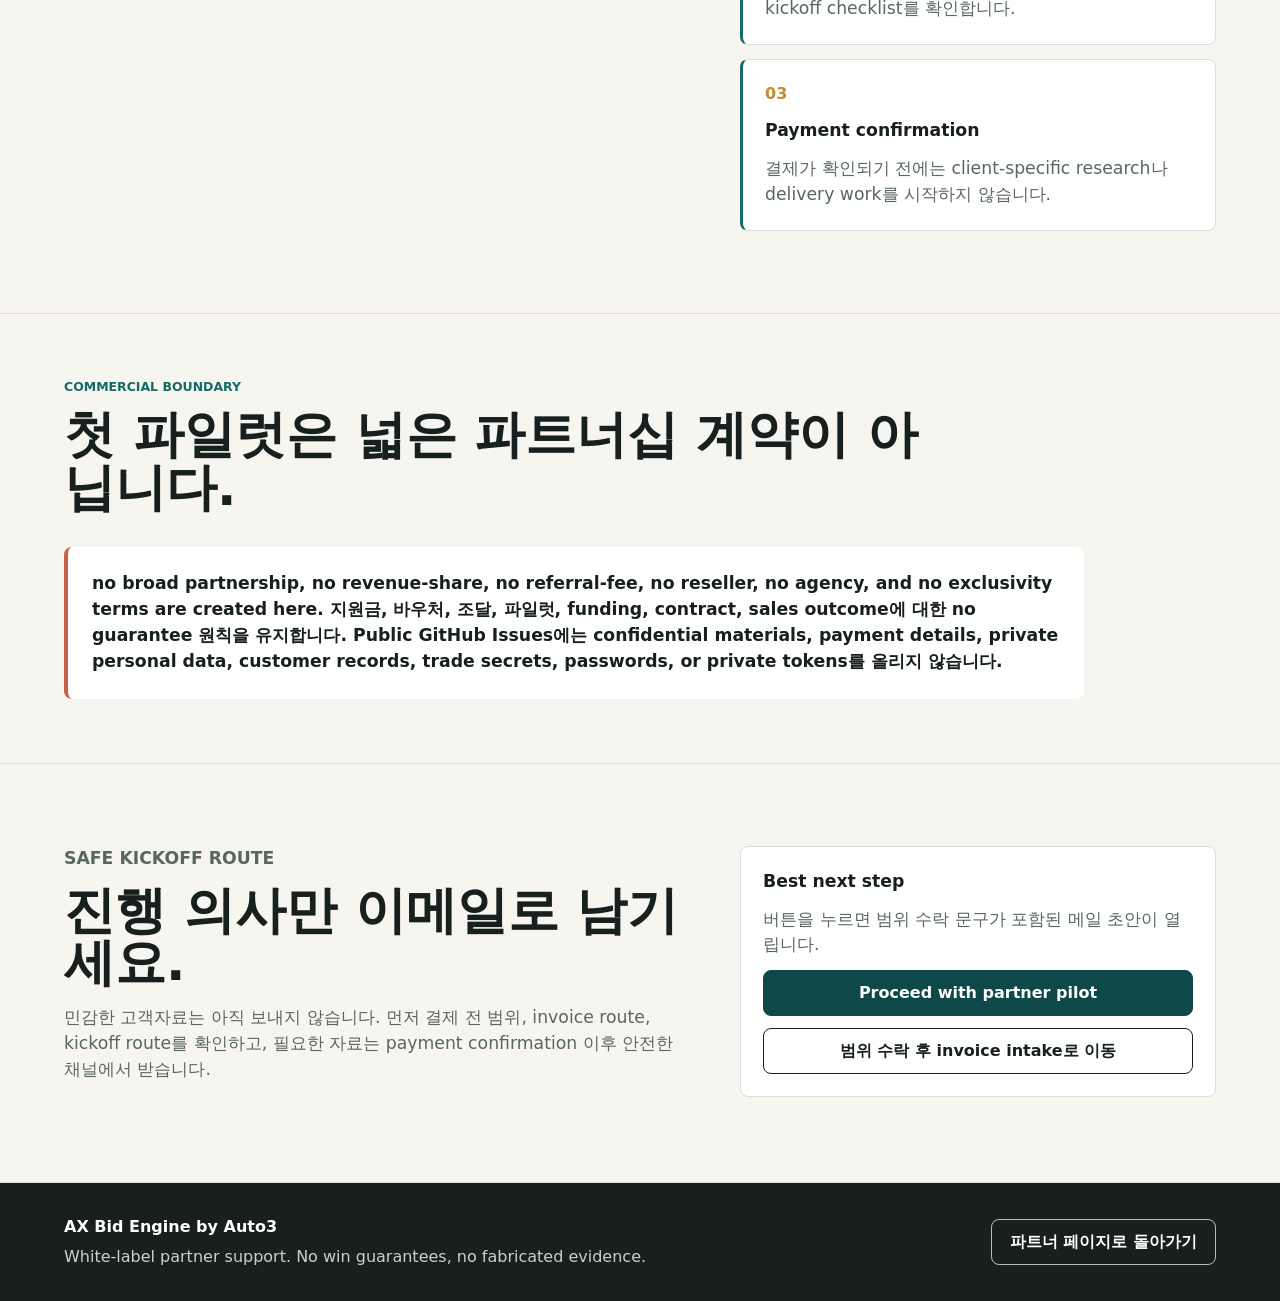
<file: partner-pilot-start.html>
<!doctype html>
<html lang="ko">
  <head>
    <meta charset="utf-8" />
    <meta name="viewport" content="width=device-width, initial-scale=1" />
    <title>Partner Pilot Start | AX Bid Engine</title>
    <meta
      name="description"
      content="파트너가 one named client lead 기준으로 KRW 1,500,000 white-label AX Opportunity Scan 파일럿을 시작하는 페이지."
    />
    <link rel="stylesheet" href="./styles.css" />
  </head>
  <body>
    <header class="topbar">
      <a class="brand" href="./index.html#top" aria-label="AX Bid Engine home">
        <span class="brand-mark">A3</span>
        <span>AX Bid Engine</span>
      </a>
      <nav aria-label="Primary navigation">
        <a href="./index.html#packages">Packages</a>
        <a href="./partner.html">Partners</a>
        <a href="./index.html#signals">Signals</a>
        <a href="./sample-scan.html">Sample</a>
        <a href="./paid-scan-request.html">Start</a>
      </nav>
      <a class="topbar-cta" href="./invoice-intake.html">Invoice intake</a>
    </header>

    <main>
      <section class="request-hero" aria-labelledby="pilot-title">
        <p class="eyebrow">Partner pilot start</p>
        <h1 id="pilot-title">파트너 고객 1건을 유료 white-label 파일럿으로 시작합니다.</h1>
        <p class="hero-lede">
          fit check 이후 진행 의사가 확인되면, one named client lead 기준으로 KRW 1,500,000 /
          5 business days AX Opportunity Scan을 시작합니다. 작업은 payment confirmation과
          kickoff inputs 이후에만 시작합니다.
        </p>
        <div class="hero-actions" aria-label="Partner pilot actions">
          <a
            class="button primary"
            href="mailto:alyduho984530@gmail.com?subject=Proceed%20with%20partner%20pilot&body=Proceed%20with%20partner%20pilot%0A%0APartner%20legal%20name%3A%0ABilling%20contact%3A%0APartner-side%20owner%3A%0AClient%20lead%20or%20approved%20client%20profile%3A%0AClient%20industry%3A%0ACurrent%20project%3A%0ATarget%20program%2Fvoucher%2Fpilot%2Fprocurement%20event%3A%0ADecision%20date%20or%20deadline%3A%0ASafe%20kickoff%20route%3A%0A%0AI%20accept%20the%20KRW%201%2C500%2C000%20partner%20pilot%2C%205%20business%20days%20after%20payment%20confirmation%20and%20kickoff%20inputs.%0AI%20understand%20there%20is%20no%20guarantee%20of%20grant%2C%20voucher%2C%20procurement%2C%20pilot%2C%20funding%2C%20contract%2C%20or%20sales%20outcome.%0AI%20understand%20this%20is%20not%20a%20broad%20partnership%2C%20revenue-share%2C%20reseller%2C%20referral-fee%2C%20agency%2C%20or%20exclusivity%20agreement.%0A"
          >
            Proceed with partner pilot
          </a>
          <a class="button secondary" href="./partner.html">파트너 desk 보기</a>
          <a class="button secondary" href="./sample-scan.html">샘플 산출물 보기</a>
          <a class="button secondary" href="./invoice-intake.html">인보이스 intake</a>
        </div>
      </section>

      <section class="section compact" aria-labelledby="acceptance-title">
        <div class="section-head">
          <p class="eyebrow">Acceptance checklist</p>
          <h2 id="acceptance-title">시작 전에 확인할 항목</h2>
        </div>
        <div class="pilot-acceptance-list">
          <article>
            <strong>Client unit</strong>
            <p>one named client lead 또는 파트너가 저장 경로를 승인한 anonymized client profile.</p>
          </article>
          <article>
            <strong>Fee</strong>
            <p>KRW 1,500,000. Invoice/payment route는 발송 시점에 검증된 private route로만 전달합니다.</p>
          </article>
          <article>
            <strong>Timeline</strong>
            <p>5 business days after payment confirmation and kickoff inputs.</p>
          </article>
          <article>
            <strong>Deliverables</strong>
            <p>Fit score, evidence checklist, executive summary draft, risk notes, and 30-minute partner review.</p>
          </article>
        </div>
      </section>

      <section class="section split" aria-labelledby="flow-title">
        <div>
          <p class="eyebrow">Pilot flow</p>
          <h2 id="flow-title">결제 전에는 범위와 안전한 킥오프 경로만 확정합니다.</h2>
          <p>
            이 페이지는 payment request나 broad partnership 계약이 아닙니다. 파트너가 범위에 동의하면
            private route에서 invoice/kickoff를 확인하고, payment confirmation 이후 Day 1 intake를 시작합니다.
          </p>
        </div>
        <div class="pilot-flow">
          <div>
            <span>01</span>
            <strong>Proceed email</strong>
            <p>파트너 법인명, billing contact, partner-side owner, safe kickoff route를 보냅니다.</p>
          </div>
          <div>
            <span>02</span>
            <strong>Invoice and scope lock</strong>
            <p>검증된 private route로 invoice/payment route와 kickoff checklist를 확인합니다.</p>
          </div>
          <div>
            <span>03</span>
            <strong>Payment confirmation</strong>
            <p>결제가 확인되기 전에는 client-specific research나 delivery work를 시작하지 않습니다.</p>
          </div>
        </div>
      </section>

      <section class="section compact" aria-labelledby="boundary-title">
        <div class="section-head">
          <p class="eyebrow">Commercial boundary</p>
          <h2 id="boundary-title">첫 파일럿은 넓은 파트너십 계약이 아닙니다.</h2>
        </div>
        <div class="guardrail-band">
          <p>
            no broad partnership, no revenue-share, no referral-fee, no reseller, no agency, and no
            exclusivity terms are created here. 지원금, 바우처, 조달, 파일럿, funding, contract, sales
            outcome에 대한 no guarantee 원칙을 유지합니다. Public GitHub Issues에는 confidential
            materials, payment details, private personal data, customer records, trade secrets, passwords,
            or private tokens를 올리지 않습니다.
          </p>
        </div>
      </section>

      <section class="section split" aria-labelledby="email-title">
        <div>
          <p class="eyebrow">Safe kickoff route</p>
          <h2 id="email-title">진행 의사만 이메일로 남기세요.</h2>
          <p>
            민감한 고객자료는 아직 보내지 않습니다. 먼저 결제 전 범위, invoice route, kickoff route를
            확인하고, 필요한 자료는 payment confirmation 이후 안전한 채널에서 받습니다.
          </p>
        </div>
        <div class="request-panel">
          <strong>Best next step</strong>
          <p>버튼을 누르면 범위 수락 문구가 포함된 메일 초안이 열립니다.</p>
          <a
            class="button primary full"
            href="mailto:alyduho984530@gmail.com?subject=Proceed%20with%20partner%20pilot&body=Proceed%20with%20partner%20pilot%0A%0APartner%20legal%20name%3A%0ABilling%20contact%3A%0APartner-side%20owner%3A%0AClient%20lead%20or%20approved%20client%20profile%3A%0AClient%20industry%3A%0ACurrent%20project%3A%0ATarget%20program%2Fvoucher%2Fpilot%2Fprocurement%20event%3A%0ADecision%20date%20or%20deadline%3A%0ASafe%20kickoff%20route%3A%0A%0AI%20accept%20the%20KRW%201%2C500%2C000%20partner%20pilot%2C%205%20business%20days%20after%20payment%20confirmation%20and%20kickoff%20inputs.%0AI%20understand%20there%20is%20no%20guarantee%20of%20grant%2C%20voucher%2C%20procurement%2C%20pilot%2C%20funding%2C%20contract%2C%20or%20sales%20outcome.%0AI%20understand%20this%20is%20not%20a%20broad%20partnership%2C%20revenue-share%2C%20reseller%2C%20referral-fee%2C%20agency%2C%20or%20exclusivity%20agreement.%0A"
          >
            Proceed with partner pilot
          </a>
          <a class="button secondary full" href="./invoice-intake.html">범위 수락 후 invoice intake로 이동</a>
        </div>
      </section>
    </main>

    <footer class="footer">
      <div>
        <strong>AX Bid Engine by Auto3</strong>
        <p>White-label partner support. No win guarantees, no fabricated evidence.</p>
      </div>
      <a class="button secondary" href="./partner.html">파트너 페이지로 돌아가기</a>
    </footer>
  </body>
</html>
</file>
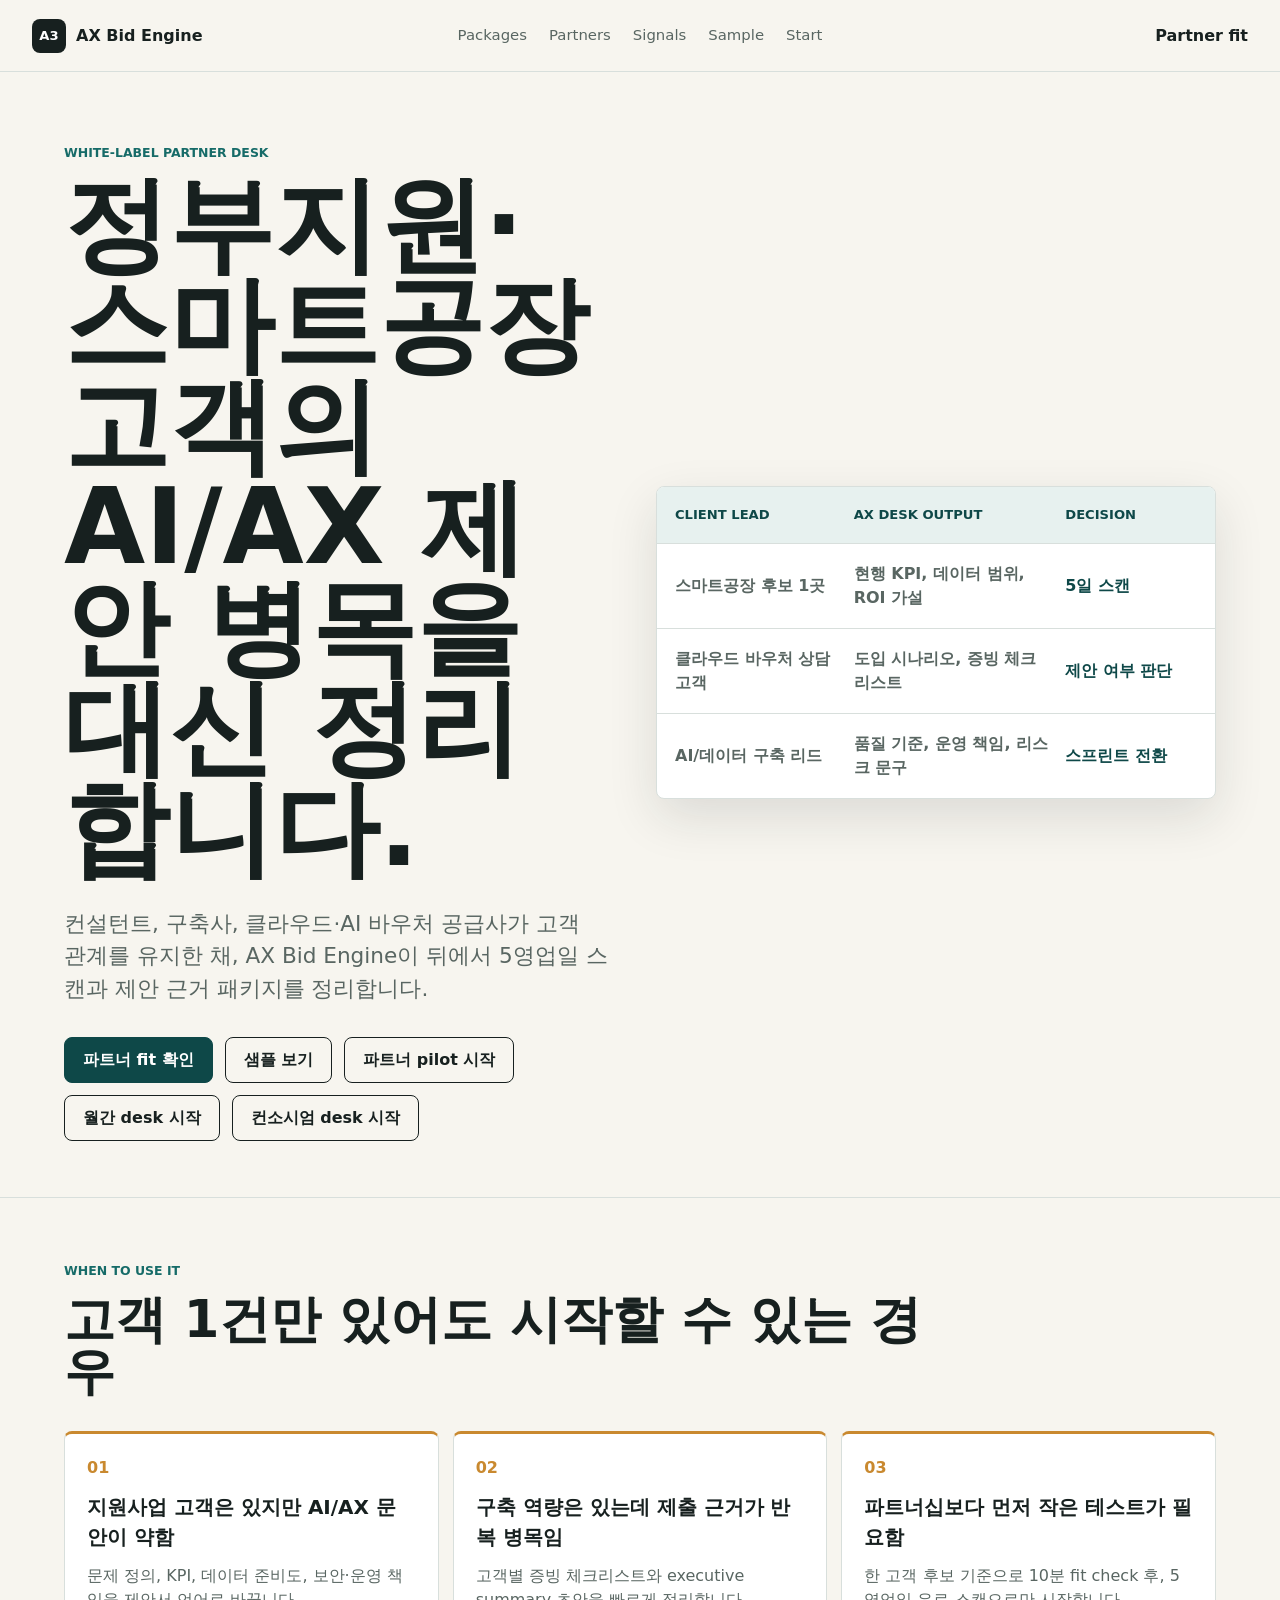
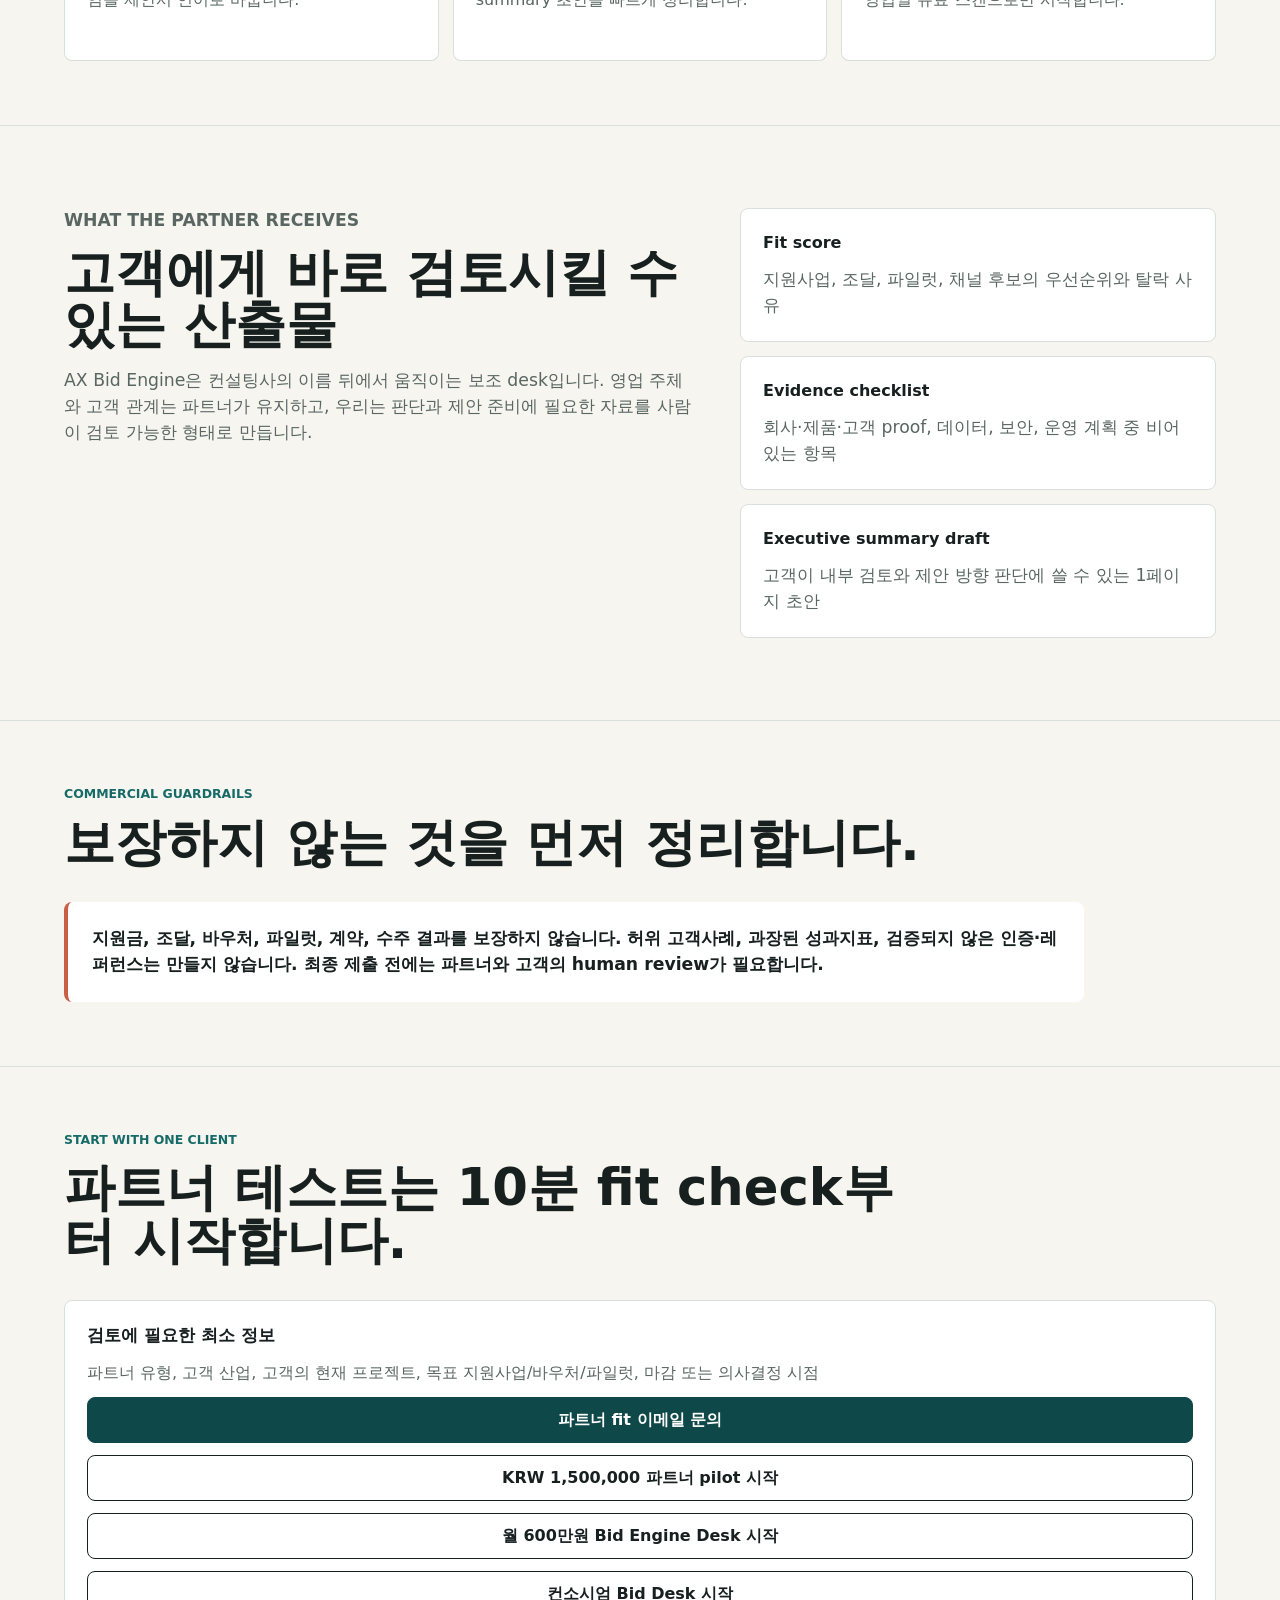
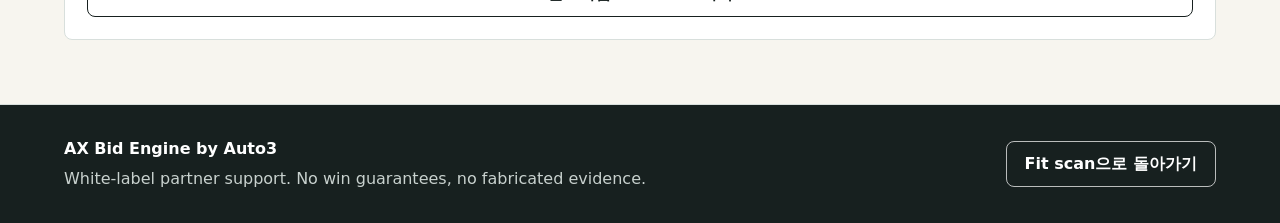
<file: partner.html>
<!doctype html>
<html lang="ko">
  <head>
    <meta charset="utf-8" />
    <meta name="viewport" content="width=device-width, initial-scale=1" />
    <title>Partner Bid Desk | AX Bid Engine</title>
    <meta
      name="description"
      content="정부지원사업, 스마트공장, 클라우드·AI 바우처 컨설턴트를 위한 white-label AX bid desk."
    />
    <link rel="stylesheet" href="./styles.css" />
  </head>
  <body>
    <header class="topbar">
      <a class="brand" href="./index.html#top" aria-label="AX Bid Engine home">
        <span class="brand-mark">A3</span>
        <span>AX Bid Engine</span>
      </a>
      <nav aria-label="Primary navigation">
        <a href="./index.html#packages">Packages</a>
        <a href="./partner.html">Partners</a>
        <a href="./index.html#signals">Signals</a>
        <a href="./sample-scan.html">Sample</a>
        <a href="./paid-scan-request.html">Start</a>
      </nav>
      <a class="topbar-cta" href="#partner-start">Partner fit</a>
    </header>

    <main>
      <section class="partner-hero" aria-labelledby="partner-title">
        <div class="partner-copy">
          <p class="eyebrow">White-label partner desk</p>
          <h1 id="partner-title">정부지원·스마트공장 고객의 AI/AX 제안 병목을 대신 정리합니다.</h1>
          <p class="hero-lede">
            컨설턴트, 구축사, 클라우드·AI 바우처 공급사가 고객 관계를 유지한 채,
            AX Bid Engine이 뒤에서 5영업일 스캔과 제안 근거 패키지를 정리합니다.
          </p>
          <div class="hero-actions" aria-label="Partner actions">
            <a class="button primary" href="#partner-start">파트너 fit 확인</a>
            <a class="button secondary" href="./sample-scan.html">샘플 보기</a>
            <a class="button secondary" href="./partner-pilot-start.html">파트너 pilot 시작</a>
            <a class="button secondary" href="./bid-engine-desk-start.html">월간 desk 시작</a>
            <a class="button secondary" href="./consortium-desk-start.html">컨소시엄 desk 시작</a>
          </div>
        </div>

        <div class="partner-board" aria-label="Partner bid desk workflow">
          <div class="board-row board-head">
            <span>Client lead</span>
            <span>AX desk output</span>
            <span>Decision</span>
          </div>
          <div class="board-row">
            <span>스마트공장 후보 1곳</span>
            <span>현행 KPI, 데이터 범위, ROI 가설</span>
            <strong>5일 스캔</strong>
          </div>
          <div class="board-row">
            <span>클라우드 바우처 상담 고객</span>
            <span>도입 시나리오, 증빙 체크리스트</span>
            <strong>제안 여부 판단</strong>
          </div>
          <div class="board-row">
            <span>AI/데이터 구축 리드</span>
            <span>품질 기준, 운영 책임, 리스크 문구</span>
            <strong>스프린트 전환</strong>
          </div>
        </div>
      </section>

      <section class="section compact" aria-labelledby="partner-fit-title">
        <div class="section-head">
          <p class="eyebrow">When to use it</p>
          <h2 id="partner-fit-title">고객 1건만 있어도 시작할 수 있는 경우</h2>
        </div>
        <div class="partner-fit-grid">
          <article>
            <span>01</span>
            <h3>지원사업 고객은 있지만 AI/AX 문안이 약함</h3>
            <p>문제 정의, KPI, 데이터 준비도, 보안·운영 책임을 제안서 언어로 바꿉니다.</p>
          </article>
          <article>
            <span>02</span>
            <h3>구축 역량은 있는데 제출 근거가 반복 병목임</h3>
            <p>고객별 증빙 체크리스트와 executive summary 초안을 빠르게 정리합니다.</p>
          </article>
          <article>
            <span>03</span>
            <h3>파트너십보다 먼저 작은 테스트가 필요함</h3>
            <p>한 고객 후보 기준으로 10분 fit check 후, 5영업일 유료 스캔으로만 시작합니다.</p>
          </article>
        </div>
      </section>

      <section class="section split" aria-labelledby="partner-output-title">
        <div>
          <p class="eyebrow">What the partner receives</p>
          <h2 id="partner-output-title">고객에게 바로 검토시킬 수 있는 산출물</h2>
          <p>
            AX Bid Engine은 컨설팅사의 이름 뒤에서 움직이는 보조 desk입니다.
            영업 주체와 고객 관계는 파트너가 유지하고, 우리는 판단과 제안 준비에 필요한
            자료를 사람이 검토 가능한 형태로 만듭니다.
          </p>
        </div>
        <div class="partner-output-list">
          <div>
            <strong>Fit score</strong>
            <p>지원사업, 조달, 파일럿, 채널 후보의 우선순위와 탈락 사유</p>
          </div>
          <div>
            <strong>Evidence checklist</strong>
            <p>회사·제품·고객 proof, 데이터, 보안, 운영 계획 중 비어 있는 항목</p>
          </div>
          <div>
            <strong>Executive summary draft</strong>
            <p>고객이 내부 검토와 제안 방향 판단에 쓸 수 있는 1페이지 초안</p>
          </div>
        </div>
      </section>

      <section class="section compact" aria-labelledby="partner-guardrail-title">
        <div class="section-head">
          <p class="eyebrow">Commercial guardrails</p>
          <h2 id="partner-guardrail-title">보장하지 않는 것을 먼저 정리합니다.</h2>
        </div>
        <div class="guardrail-band">
          <p>
            지원금, 조달, 바우처, 파일럿, 계약, 수주 결과를 보장하지 않습니다.
            허위 고객사례, 과장된 성과지표, 검증되지 않은 인증·레퍼런스는 만들지 않습니다.
            최종 제출 전에는 파트너와 고객의 human review가 필요합니다.
          </p>
        </div>
      </section>

      <section class="section compact" id="partner-start" aria-labelledby="partner-start-title">
        <div class="section-head">
          <p class="eyebrow">Start with one client</p>
          <h2 id="partner-start-title">파트너 테스트는 10분 fit check부터 시작합니다.</h2>
        </div>
        <div class="request-panel">
          <strong>검토에 필요한 최소 정보</strong>
          <p>파트너 유형, 고객 산업, 고객의 현재 프로젝트, 목표 지원사업/바우처/파일럿, 마감 또는 의사결정 시점</p>
          <a
            class="button primary full"
            href="mailto:alyduho984530@gmail.com?subject=Partner%20fit%20check%20for%20AX%20Bid%20Engine&body=Partner%20type%3A%0AClient%20industry%3A%0ACurrent%20project%3A%0ATarget%20program%2Fvoucher%2Fpilot%3A%0ADecision%20date%20or%20deadline%3A%0ASafe%20reply%20route%3A%0A"
          >
            파트너 fit 이메일 문의
          </a>
          <a class="button secondary full" href="./partner-pilot-start.html">
            KRW 1,500,000 파트너 pilot 시작
          </a>
          <a class="button secondary full" href="./bid-engine-desk-start.html">
            월 600만원 Bid Engine Desk 시작
          </a>
          <a class="button secondary full" href="./consortium-desk-start.html">
            컨소시엄 Bid Desk 시작
          </a>
        </div>
      </section>
    </main>

    <footer class="footer">
      <div>
        <strong>AX Bid Engine by Auto3</strong>
        <p>White-label partner support. No win guarantees, no fabricated evidence.</p>
      </div>
      <a class="button secondary" href="./index.html#scan">Fit scan으로 돌아가기</a>
    </footer>
  </body>
</html>
</file>
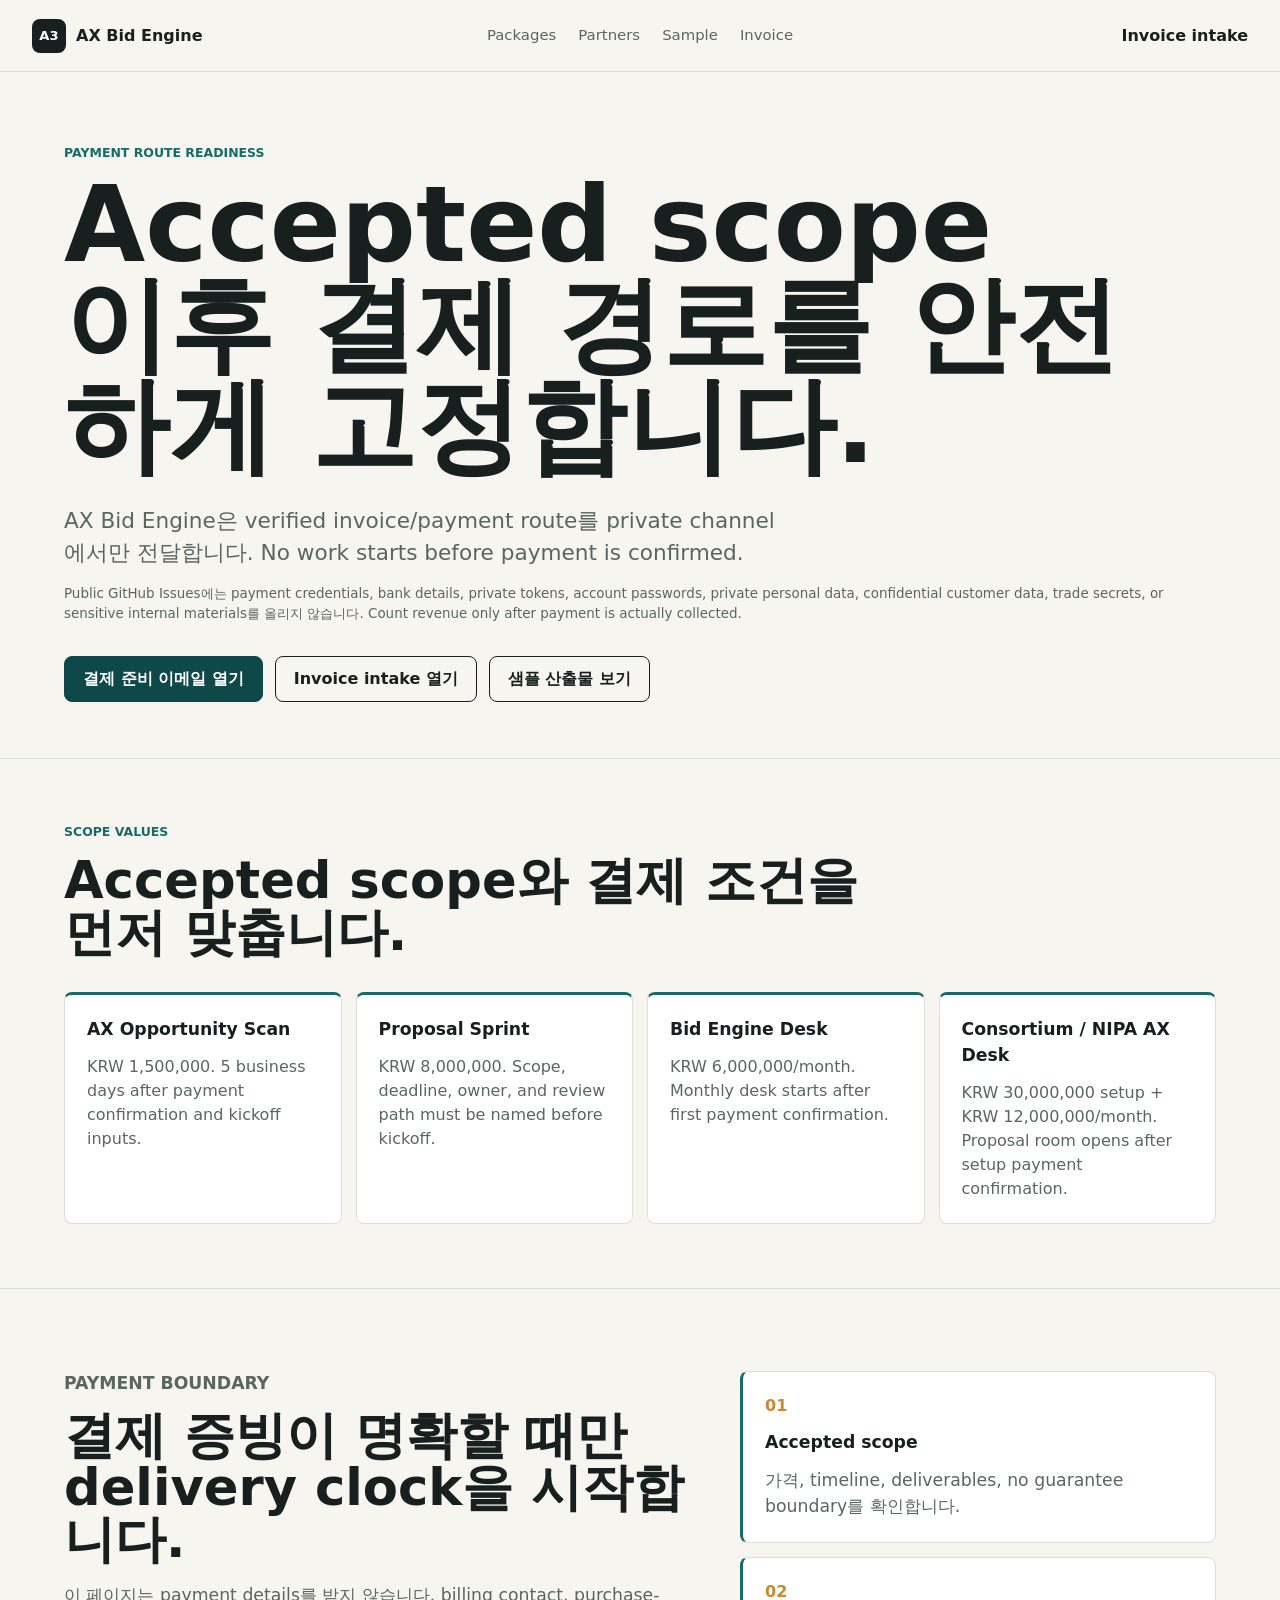
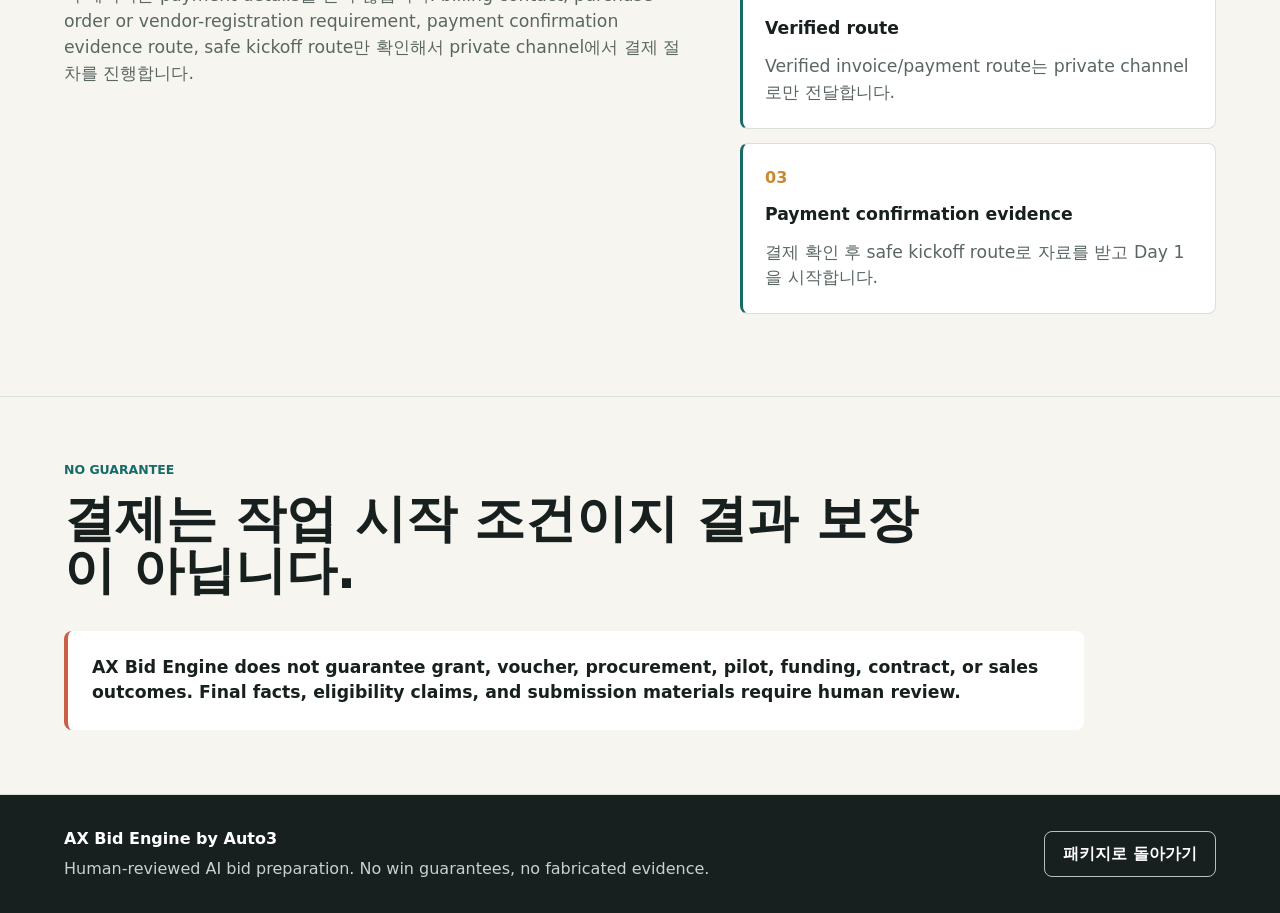
<file: payment-route-readiness.html>
<!doctype html>
<html lang="ko">
  <head>
    <meta charset="utf-8" />
    <meta name="viewport" content="width=device-width, initial-scale=1" />
    <title>Payment Route Readiness | AX Bid Engine</title>
    <meta
      name="description"
      content="Accepted scope 이후 invoice/payment route, payment confirmation evidence, safe kickoff route를 정리하는 AX Bid Engine 결제 준비 페이지."
    />
    <link rel="stylesheet" href="./styles.css" />
  </head>
  <body>
    <header class="topbar">
      <a class="brand" href="./index.html#top" aria-label="AX Bid Engine home">
        <span class="brand-mark">A3</span>
        <span>AX Bid Engine</span>
      </a>
      <nav aria-label="Primary navigation">
        <a href="./index.html#packages">Packages</a>
        <a href="./partner.html">Partners</a>
        <a href="./sample-scan.html">Sample</a>
        <a href="./invoice-intake.html">Invoice</a>
      </nav>
      <a class="topbar-cta" href="./invoice-intake.html">Invoice intake</a>
    </header>

    <main>
      <section class="request-hero" aria-labelledby="payment-title">
        <p class="eyebrow">Payment route readiness</p>
        <h1 id="payment-title">Accepted scope 이후 결제 경로를 안전하게 고정합니다.</h1>
        <p class="hero-lede">
          AX Bid Engine은 verified invoice/payment route를 private channel에서만 전달합니다.
          No work starts before payment is confirmed.
        </p>
        <p class="fineprint">
          Public GitHub Issues에는 payment credentials, bank details, private tokens, account passwords,
          private personal data, confidential customer data, trade secrets, or sensitive internal materials를
          올리지 않습니다. Count revenue only after payment is actually collected.
        </p>
        <div class="hero-actions" aria-label="Payment route readiness actions">
          <a
            class="button primary"
            href="mailto:alyduho984530@gmail.com?subject=AX%20Bid%20Engine%20payment%20route%20readiness&body=Payment%20route%20readiness%20request%0A%0AAccepted%20scope%3A%0ACompany%20legal%20name%3A%0ABilling%20contact%20name%3A%0ABilling%20contact%20email%3A%0APurchase-order%20or%20vendor-registration%20requirement%3A%0ABuyer-side%20payment%20owner%3A%0AExpected%20payment%20date%3A%0APayment%20confirmation%20evidence%20route%3A%0ASafe%20kickoff%20route%3A%0AConfidentiality%20constraints%3A%0A%0AI%20understand%20that%20the%20verified%20invoice%2Fpayment%20route%20will%20be%20shared%20through%20a%20private%20channel%20only.%0AI%20understand%20that%20no%20work%20starts%20before%20payment%20is%20confirmed.%0AI%20will%20not%20send%20payment%20credentials%2C%20bank%20details%2C%20private%20tokens%2C%20account%20passwords%2C%20confidential%20customer%20data%2C%20or%20trade%20secrets%20through%20public%20GitHub%20Issues.%0A"
          >
            결제 준비 이메일 열기
          </a>
          <a class="button secondary" href="./invoice-intake.html">Invoice intake 열기</a>
          <a class="button secondary" href="./sample-scan.html">샘플 산출물 보기</a>
        </div>
      </section>

      <section class="section compact" aria-labelledby="offers-title">
        <div class="section-head">
          <p class="eyebrow">Scope values</p>
          <h2 id="offers-title">Accepted scope와 결제 조건을 먼저 맞춥니다.</h2>
        </div>
        <div class="request-grid">
          <article>
            <strong>AX Opportunity Scan</strong>
            <p>KRW 1,500,000. 5 business days after payment confirmation and kickoff inputs.</p>
          </article>
          <article>
            <strong>Proposal Sprint</strong>
            <p>KRW 8,000,000. Scope, deadline, owner, and review path must be named before kickoff.</p>
          </article>
          <article>
            <strong>Bid Engine Desk</strong>
            <p>KRW 6,000,000/month. Monthly desk starts after first payment confirmation.</p>
          </article>
          <article>
            <strong>Consortium / NIPA AX Desk</strong>
            <p>KRW 30,000,000 setup + KRW 12,000,000/month. Proposal room opens after setup payment confirmation.</p>
          </article>
        </div>
      </section>

      <section class="section split" aria-labelledby="flow-title">
        <div>
          <p class="eyebrow">Payment boundary</p>
          <h2 id="flow-title">결제 증빙이 명확할 때만 delivery clock을 시작합니다.</h2>
          <p>
            이 페이지는 payment details를 받지 않습니다. billing contact, purchase-order or
            vendor-registration requirement, payment confirmation evidence route, safe kickoff route만
            확인해서 private channel에서 결제 절차를 진행합니다.
          </p>
        </div>
        <div class="pilot-flow">
          <div>
            <span>01</span>
            <strong>Accepted scope</strong>
            <p>가격, timeline, deliverables, no guarantee boundary를 확인합니다.</p>
          </div>
          <div>
            <span>02</span>
            <strong>Verified route</strong>
            <p>Verified invoice/payment route는 private channel로만 전달합니다.</p>
          </div>
          <div>
            <span>03</span>
            <strong>Payment confirmation evidence</strong>
            <p>결제 확인 후 safe kickoff route로 자료를 받고 Day 1을 시작합니다.</p>
          </div>
        </div>
      </section>

      <section class="section compact" aria-labelledby="guardrail-title">
        <div class="section-head">
          <p class="eyebrow">No guarantee</p>
          <h2 id="guardrail-title">결제는 작업 시작 조건이지 결과 보장이 아닙니다.</h2>
        </div>
        <div class="guardrail-band">
          <p>
            AX Bid Engine does not guarantee grant, voucher, procurement, pilot, funding, contract,
            or sales outcomes. Final facts, eligibility claims, and submission materials require human review.
          </p>
        </div>
      </section>
    </main>

    <footer class="footer">
      <div>
        <strong>AX Bid Engine by Auto3</strong>
        <p>Human-reviewed AI bid preparation. No win guarantees, no fabricated evidence.</p>
      </div>
      <a class="button secondary" href="./index.html#packages">패키지로 돌아가기</a>
    </footer>
  </body>
</html>
</file>
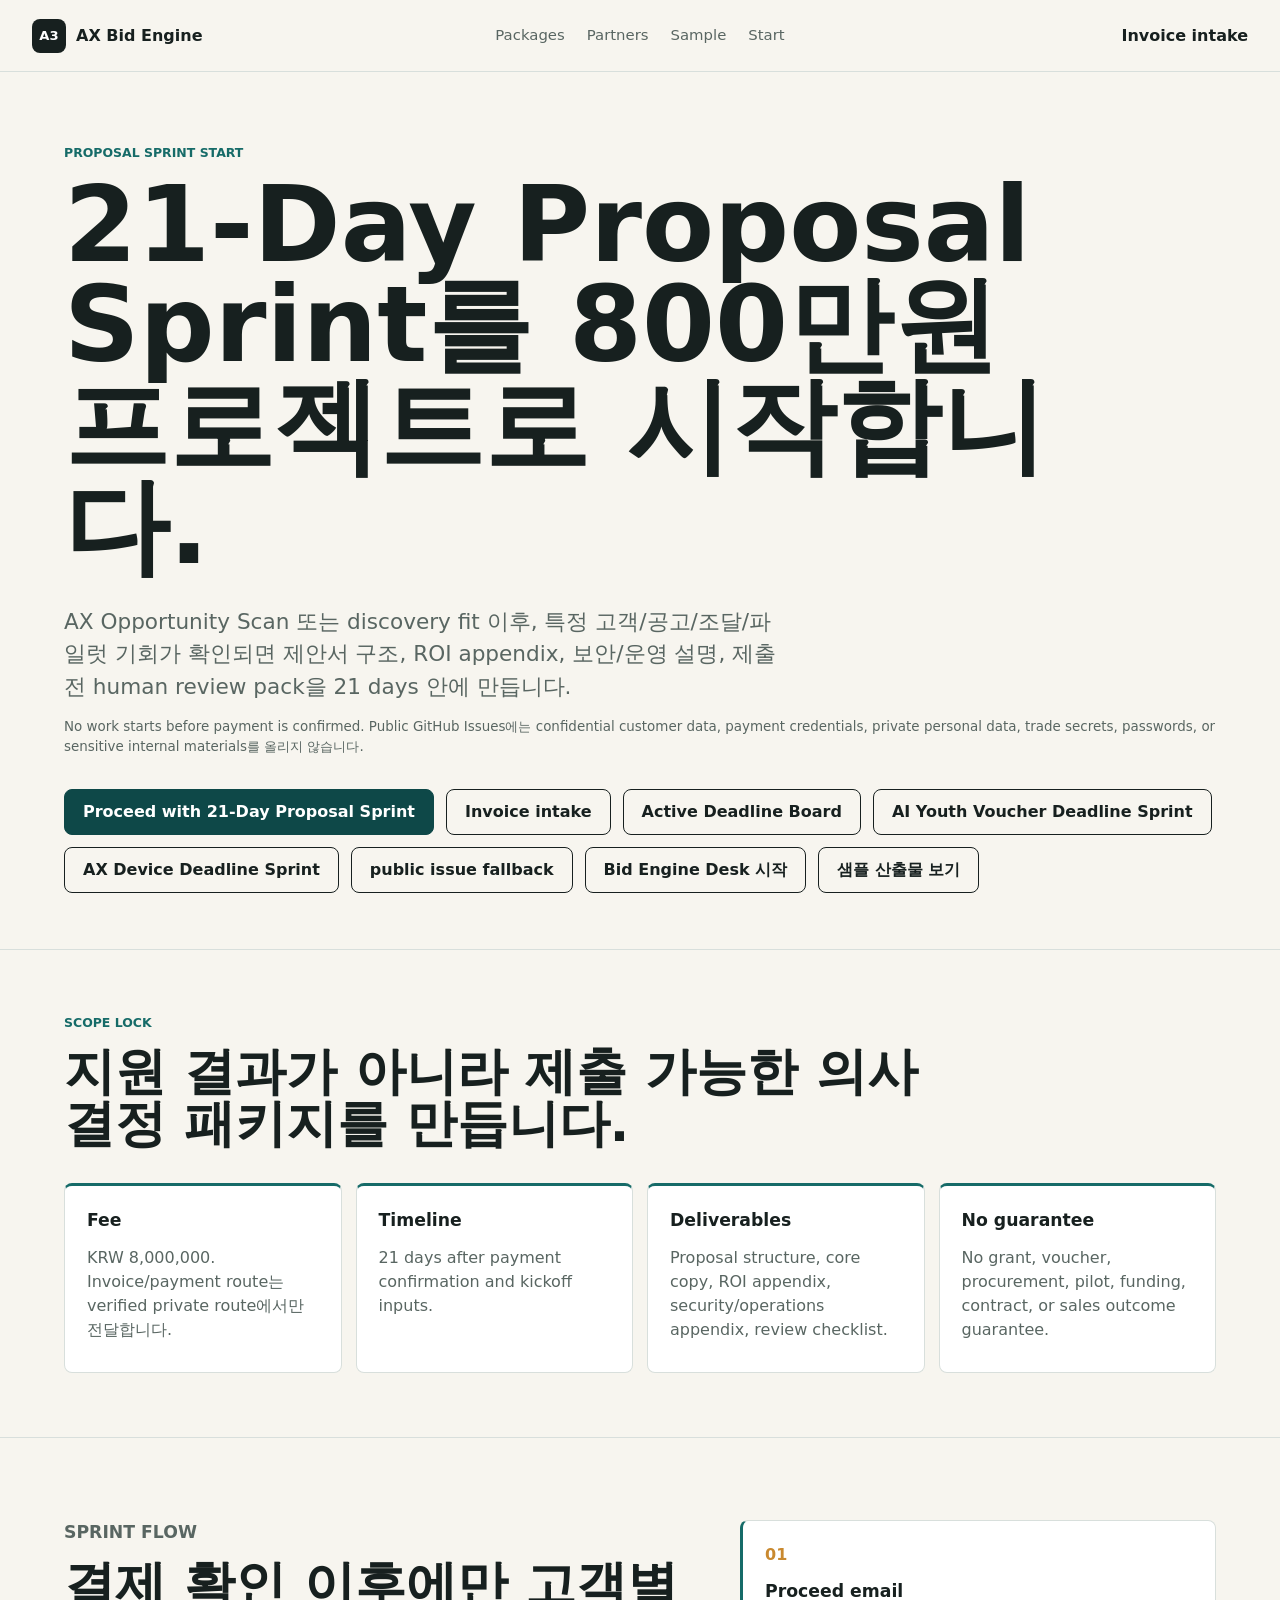
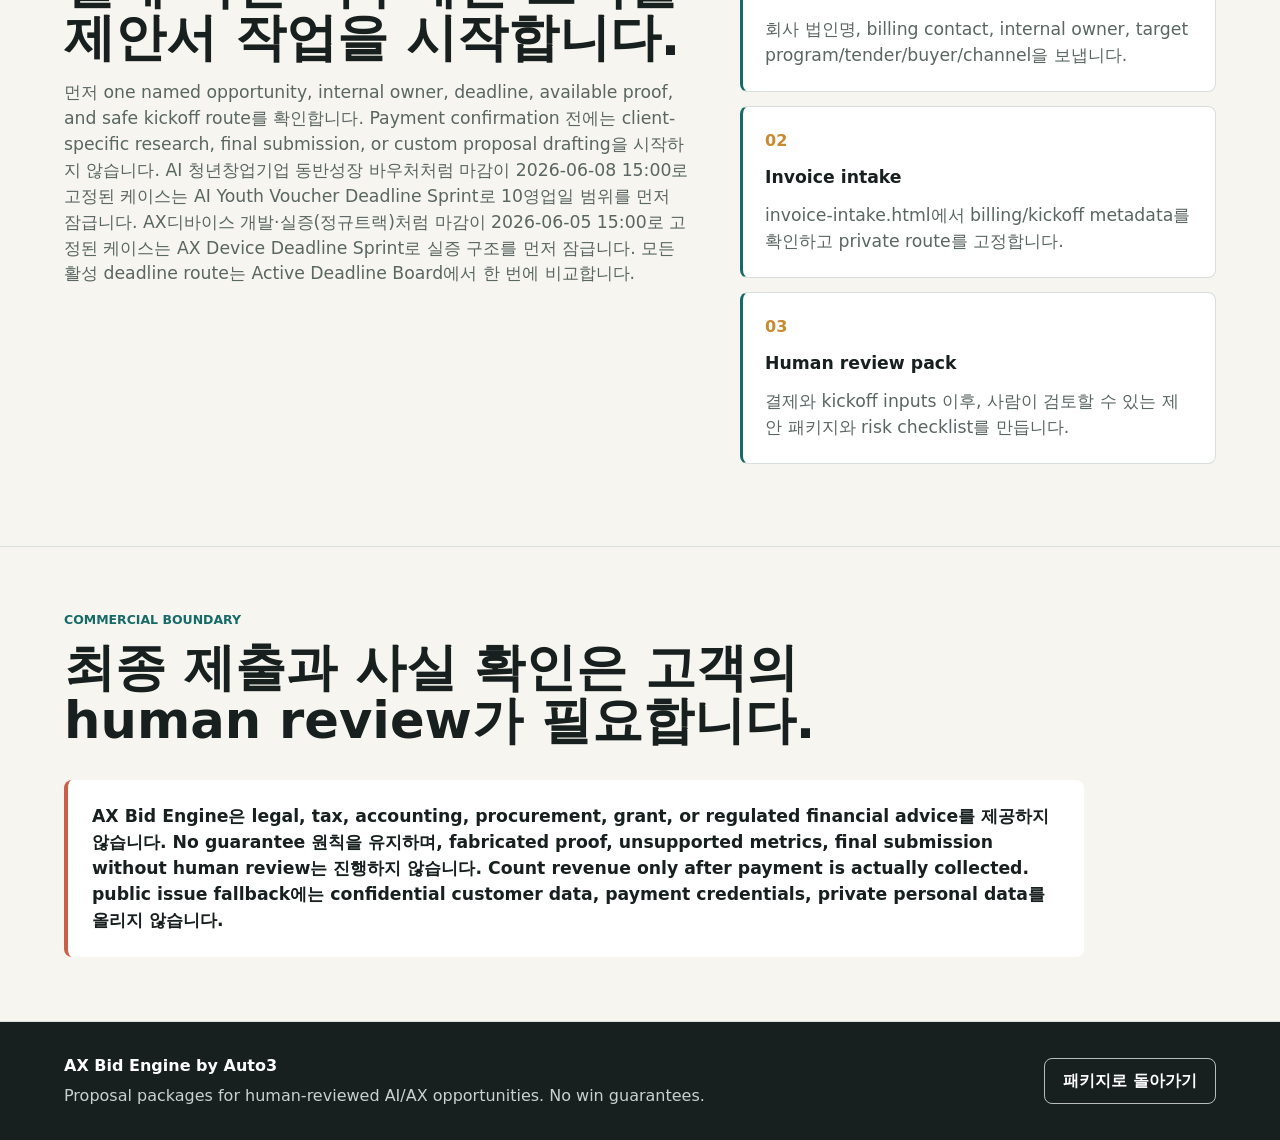
<file: proposal-sprint-start.html>
<!doctype html>
<html lang="ko">
  <head>
    <meta charset="utf-8" />
    <meta name="viewport" content="width=device-width, initial-scale=1" />
    <title>Proposal Sprint Start | AX Bid Engine</title>
    <meta
      name="description"
      content="21-Day Proposal Sprint 범위를 수락하고 인보이스/킥오프 정보를 이메일로 전달하는 페이지."
    />
    <link rel="stylesheet" href="./styles.css" />
  </head>
  <body>
    <header class="topbar">
      <a class="brand" href="./index.html#top" aria-label="AX Bid Engine home">
        <span class="brand-mark">A3</span>
        <span>AX Bid Engine</span>
      </a>
      <nav aria-label="Primary navigation">
        <a href="./index.html#packages">Packages</a>
        <a href="./partner.html">Partners</a>
        <a href="./sample-scan.html">Sample</a>
        <a href="./paid-scan-request.html">Start</a>
      </nav>
      <a class="topbar-cta" href="./invoice-intake.html">Invoice intake</a>
    </header>

    <main>
      <section class="request-hero" aria-labelledby="sprint-title">
        <p class="eyebrow">Proposal Sprint start</p>
        <h1 id="sprint-title">21-Day Proposal Sprint를 800만원 프로젝트로 시작합니다.</h1>
        <p class="hero-lede">
          AX Opportunity Scan 또는 discovery fit 이후, 특정 고객/공고/조달/파일럿 기회가 확인되면
          제안서 구조, ROI appendix, 보안/운영 설명, 제출 전 human review pack을 21 days 안에 만듭니다.
        </p>
        <p class="fineprint">
          No work starts before payment is confirmed. Public GitHub Issues에는 confidential customer data,
          payment credentials, private personal data, trade secrets, passwords, or sensitive internal materials를
          올리지 않습니다.
        </p>
        <div class="hero-actions" aria-label="Proposal Sprint actions">
          <a
            class="button primary"
            href="mailto:alyduho984530@gmail.com?subject=Proceed%20with%2021-Day%20Proposal%20Sprint&body=Proceed%20with%2021-Day%20Proposal%20Sprint%0A%0ACompany%20legal%20name%3A%0ABilling%20contact%3A%0AInternal%20owner%3A%0AProject%2Fproduct%3A%0ATarget%20program%2C%20tender%2C%20buyer%2C%20or%20channel%3A%0AKnown%20deadline%20or%20decision%20date%3A%0APurchase-order%20or%20vendor-registration%20requirement%3A%0ASafe%20kickoff%20route%3A%0A%0AI%20accept%20the%20KRW%208%2C000%2C000%2021-Day%20Proposal%20Sprint%2C%2021%20days%20after%20payment%20confirmation%20and%20kickoff%20inputs.%0AI%20understand%20there%20is%20No%20guarantee%20of%20grant%2C%20voucher%2C%20procurement%2C%20pilot%2C%20funding%2C%20contract%2C%20or%20sales%20outcome.%0AI%20will%20not%20send%20payment%20credentials%2C%20private%20personal%20data%2C%20confidential%20customer%20data%2C%20or%20trade%20secrets%20through%20public%20GitHub%20Issues.%0A"
          >
            Proceed with 21-Day Proposal Sprint
          </a>
          <a class="button secondary" href="./invoice-intake.html">Invoice intake</a>
          <a class="button secondary" href="./active-deadline-board.html">Active Deadline Board</a>
          <a class="button secondary" href="./ai-youth-voucher-sprint.html">AI Youth Voucher Deadline Sprint</a>
          <a class="button secondary" href="./ax-device-deadline-sprint.html">AX Device Deadline Sprint</a>
          <a
            class="button secondary"
            href="https://github.com/k984530/auto3-ax-bid-engine-site/issues/new?template=proposal-sprint.md"
            target="_blank"
            rel="noopener"
          >
            public issue fallback
          </a>
          <a class="button secondary" href="./bid-engine-desk-start.html">Bid Engine Desk 시작</a>
          <a class="button secondary" href="./sample-scan.html">샘플 산출물 보기</a>
        </div>
      </section>

      <section class="section compact" aria-labelledby="sprint-scope-title">
        <div class="section-head">
          <p class="eyebrow">Scope lock</p>
          <h2 id="sprint-scope-title">지원 결과가 아니라 제출 가능한 의사결정 패키지를 만듭니다.</h2>
        </div>
        <div class="request-grid">
          <article>
            <strong>Fee</strong>
            <p>KRW 8,000,000. Invoice/payment route는 verified private route에서만 전달합니다.</p>
          </article>
          <article>
            <strong>Timeline</strong>
            <p>21 days after payment confirmation and kickoff inputs.</p>
          </article>
          <article>
            <strong>Deliverables</strong>
            <p>Proposal structure, core copy, ROI appendix, security/operations appendix, review checklist.</p>
          </article>
          <article>
            <strong>No guarantee</strong>
            <p>No grant, voucher, procurement, pilot, funding, contract, or sales outcome guarantee.</p>
          </article>
        </div>
      </section>

      <section class="section split" aria-labelledby="sprint-flow-title">
        <div>
          <p class="eyebrow">Sprint flow</p>
          <h2 id="sprint-flow-title">결제 확인 이후에만 고객별 제안서 작업을 시작합니다.</h2>
          <p>
            먼저 one named opportunity, internal owner, deadline, available proof, and safe kickoff route를
            확인합니다. Payment confirmation 전에는 client-specific research, final submission, or custom
            proposal drafting을 시작하지 않습니다.
            AI 청년창업기업 동반성장 바우처처럼 마감이 2026-06-08 15:00로 고정된 케이스는
            <a href="./ai-youth-voucher-sprint.html">AI Youth Voucher Deadline Sprint</a>로 10영업일 범위를
            먼저 잠급니다. AX디바이스 개발·실증(정규트랙)처럼 마감이 2026-06-05 15:00로 고정된 케이스는
            <a href="./ax-device-deadline-sprint.html">AX Device Deadline Sprint</a>로 실증 구조를 먼저 잠급니다.
            모든 활성 deadline route는 <a href="./active-deadline-board.html">Active Deadline Board</a>에서
            한 번에 비교합니다.
          </p>
        </div>
        <div class="pilot-flow">
          <div>
            <span>01</span>
            <strong>Proceed email</strong>
            <p>회사 법인명, billing contact, internal owner, target program/tender/buyer/channel을 보냅니다.</p>
          </div>
          <div>
            <span>02</span>
            <strong>Invoice intake</strong>
            <p>invoice-intake.html에서 billing/kickoff metadata를 확인하고 private route를 고정합니다.</p>
          </div>
          <div>
            <span>03</span>
            <strong>Human review pack</strong>
            <p>결제와 kickoff inputs 이후, 사람이 검토할 수 있는 제안 패키지와 risk checklist를 만듭니다.</p>
          </div>
        </div>
      </section>

      <section class="section compact" aria-labelledby="sprint-guardrail-title">
        <div class="section-head">
          <p class="eyebrow">Commercial boundary</p>
          <h2 id="sprint-guardrail-title">최종 제출과 사실 확인은 고객의 human review가 필요합니다.</h2>
        </div>
        <div class="guardrail-band">
          <p>
            AX Bid Engine은 legal, tax, accounting, procurement, grant, or regulated financial advice를 제공하지
            않습니다. No guarantee 원칙을 유지하며, fabricated proof, unsupported metrics, final submission
            without human review는 진행하지 않습니다. Count revenue only after payment is actually collected.
            public issue fallback에는 confidential customer data, payment credentials, private personal data를
            올리지 않습니다.
          </p>
        </div>
      </section>
    </main>

    <footer class="footer">
      <div>
        <strong>AX Bid Engine by Auto3</strong>
        <p>Proposal packages for human-reviewed AI/AX opportunities. No win guarantees.</p>
      </div>
      <a class="button secondary" href="./index.html#packages">패키지로 돌아가기</a>
    </footer>
  </body>
</html>
</file>
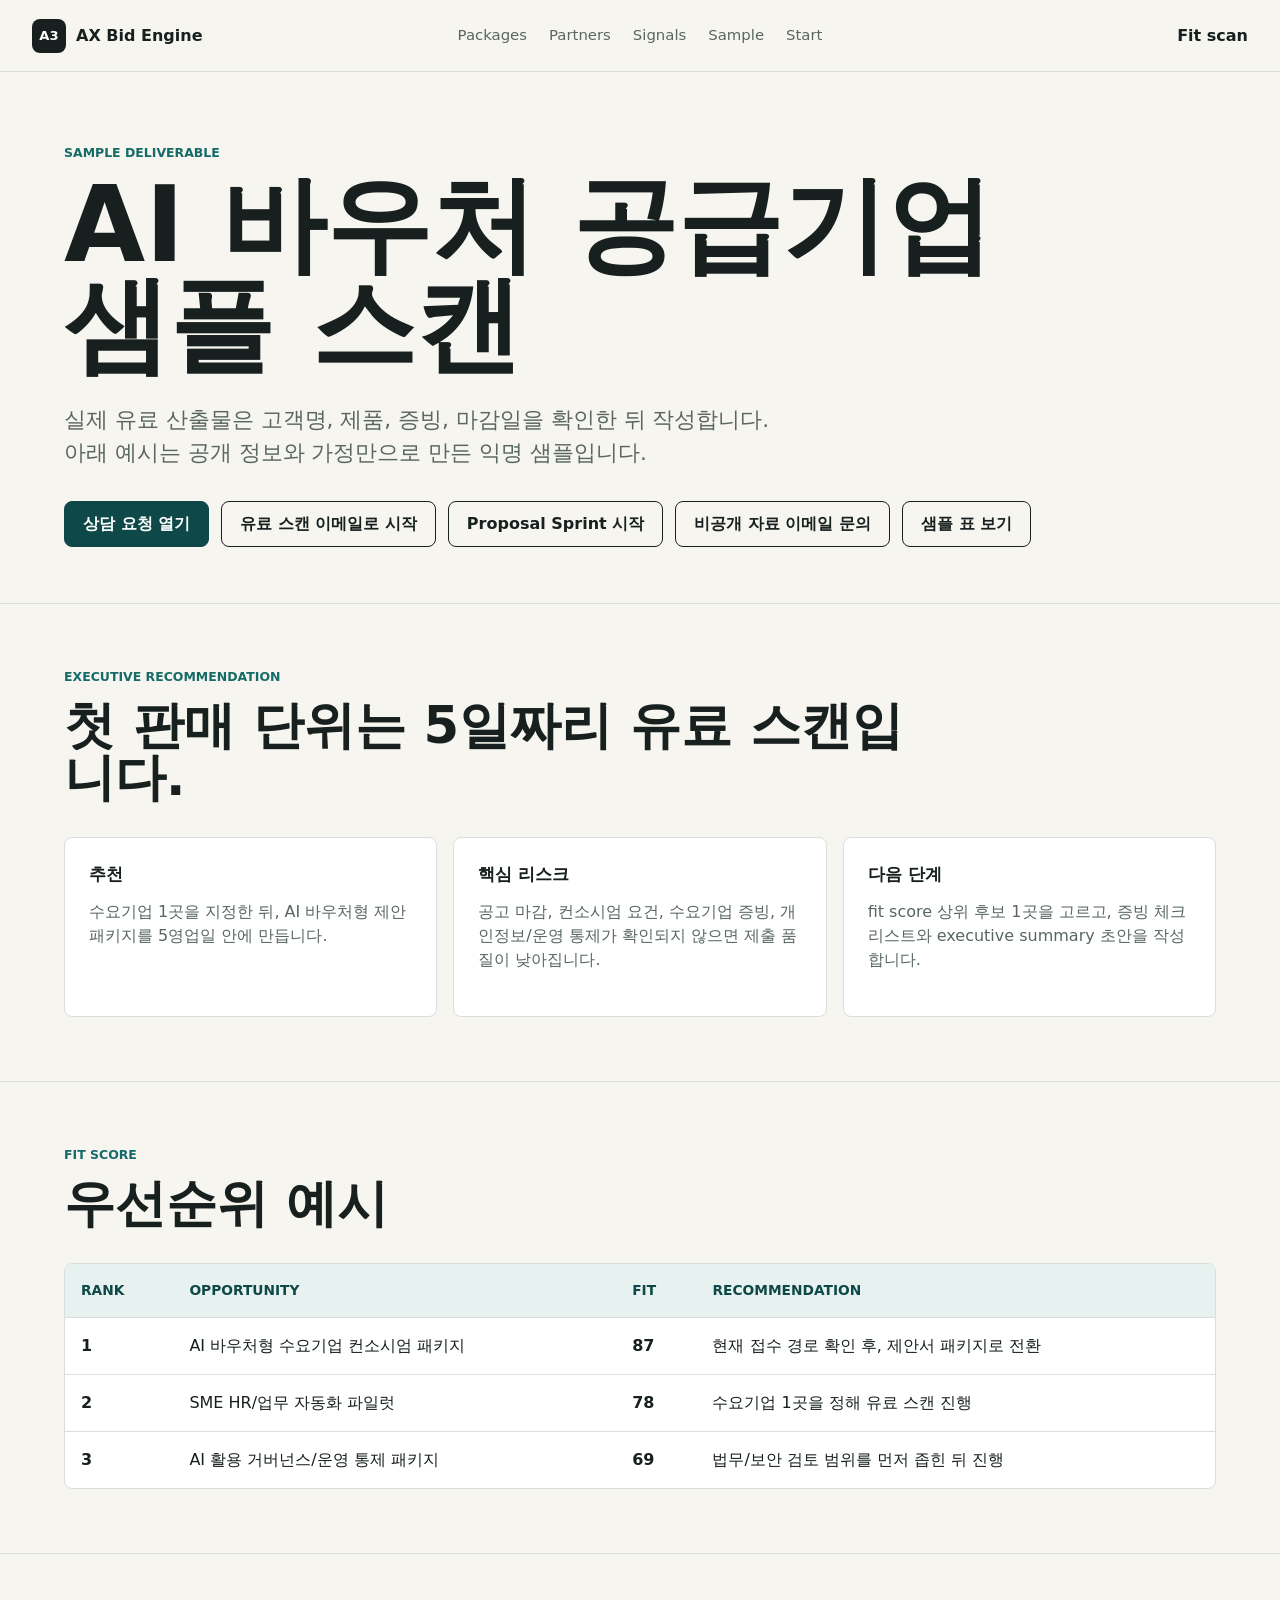
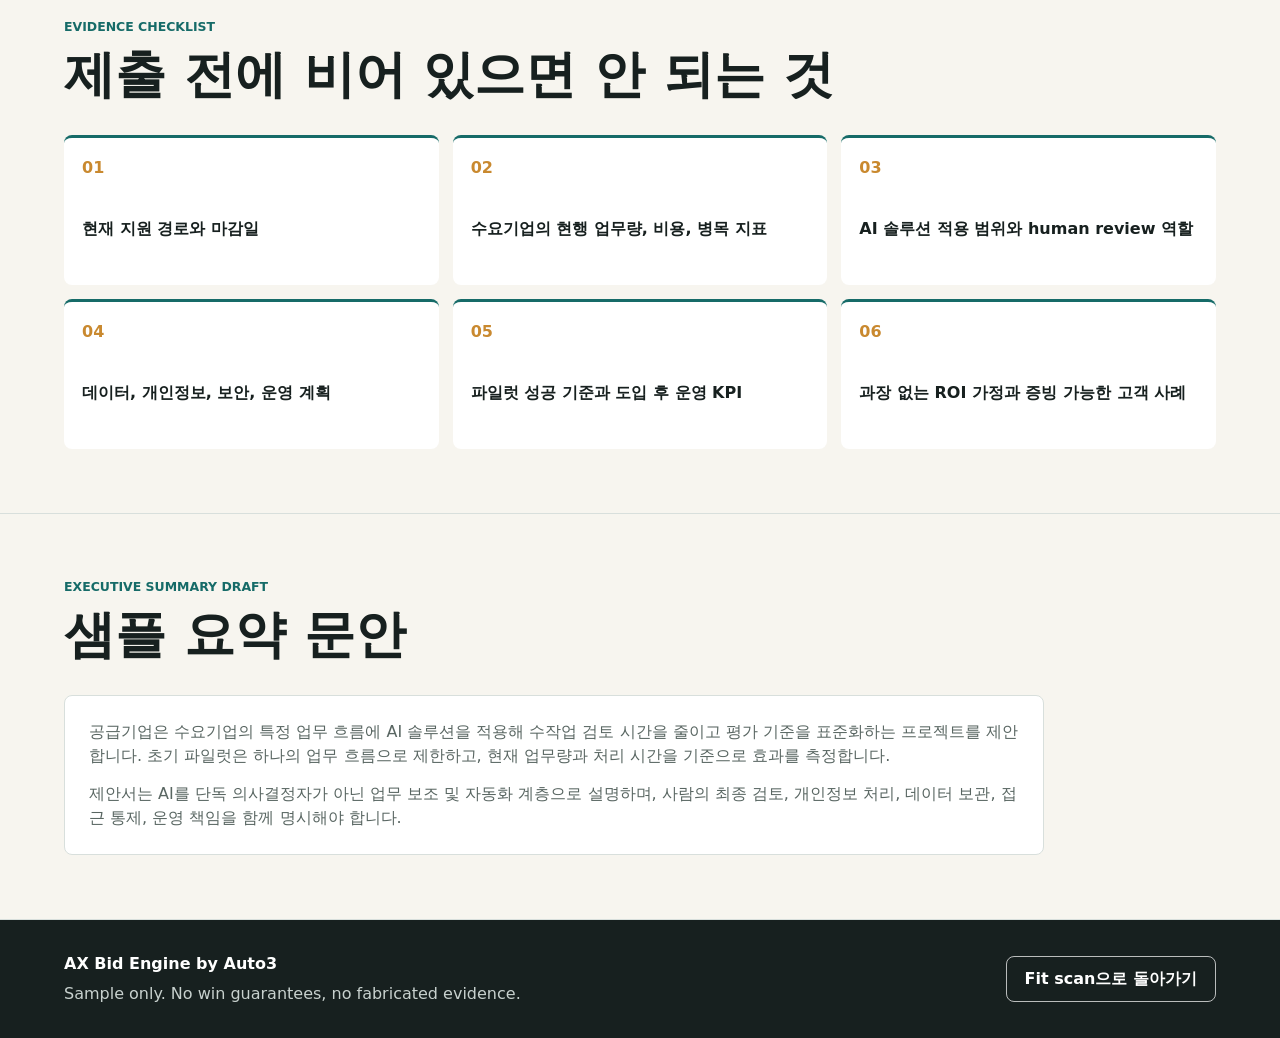
<file: sample-scan.html>
<!doctype html>
<html lang="ko">
  <head>
    <meta charset="utf-8" />
    <meta name="viewport" content="width=device-width, initial-scale=1" />
    <title>Sample Scan | AX Bid Engine</title>
    <meta
      name="description"
      content="AI 바우처 공급기업을 위한 AX Opportunity Scan 샘플 산출물."
    />
    <link rel="stylesheet" href="./styles.css" />
  </head>
  <body>
    <header class="topbar">
      <a class="brand" href="./index.html#top" aria-label="AX Bid Engine home">
        <span class="brand-mark">A3</span>
        <span>AX Bid Engine</span>
      </a>
      <nav aria-label="Primary navigation">
        <a href="./index.html#packages">Packages</a>
        <a href="./partner.html">Partners</a>
        <a href="./index.html#signals">Signals</a>
        <a href="./sample-scan.html">Sample</a>
        <a href="./paid-scan-request.html">Start</a>
      </nav>
      <a class="topbar-cta" href="./index.html#scan">Fit scan</a>
    </header>

    <main>
      <section class="sample-hero" aria-labelledby="sample-title">
        <p class="eyebrow">Sample deliverable</p>
        <h1 id="sample-title">AI 바우처 공급기업 샘플 스캔</h1>
        <p class="hero-lede">
          실제 유료 산출물은 고객명, 제품, 증빙, 마감일을 확인한 뒤 작성합니다.
          아래 예시는 공개 정보와 가정만으로 만든 익명 샘플입니다.
        </p>
        <div class="hero-actions" aria-label="Sample page actions">
          <a
            class="button primary"
            href="https://github.com/k984530/auto3-ax-bid-engine-site/issues/new?template=scan-request.md&title=%5BAX%20Bid%20Engine%5D%20Sample%20scan%20request"
            target="_blank"
            rel="noopener"
          >
            상담 요청 열기
          </a>
          <a
            class="button secondary"
            href="./paid-scan-request.html"
          >
            유료 스캔 이메일로 시작
          </a>
          <a class="button secondary" href="./proposal-sprint-start.html">
            Proposal Sprint 시작
          </a>
          <a
            class="button secondary"
            href="mailto:alyduho984530@gmail.com?subject=AX%20Bid%20Engine%20private%20kickoff"
          >
            비공개 자료 이메일 문의
          </a>
          <a class="button secondary" href="#scan-table">샘플 표 보기</a>
        </div>
      </section>

      <section class="section compact" aria-labelledby="recommendation-title">
        <div class="section-head">
          <p class="eyebrow">Executive recommendation</p>
          <h2 id="recommendation-title">첫 판매 단위는 5일짜리 유료 스캔입니다.</h2>
        </div>
        <div class="sample-summary">
          <div>
            <strong>추천</strong>
            <p>수요기업 1곳을 지정한 뒤, AI 바우처형 제안 패키지를 5영업일 안에 만듭니다.</p>
          </div>
          <div>
            <strong>핵심 리스크</strong>
            <p>공고 마감, 컨소시엄 요건, 수요기업 증빙, 개인정보/운영 통제가 확인되지 않으면 제출 품질이 낮아집니다.</p>
          </div>
          <div>
            <strong>다음 단계</strong>
            <p>fit score 상위 후보 1곳을 고르고, 증빙 체크리스트와 executive summary 초안을 작성합니다.</p>
          </div>
        </div>
      </section>

      <section class="section compact" id="scan-table" aria-labelledby="fit-title">
        <div class="section-head">
          <p class="eyebrow">Fit score</p>
          <h2 id="fit-title">우선순위 예시</h2>
        </div>
        <div class="table-wrap" role="region" aria-label="Sample fit score table" tabindex="0">
          <table>
            <thead>
              <tr>
                <th>Rank</th>
                <th>Opportunity</th>
                <th>Fit</th>
                <th>Recommendation</th>
              </tr>
            </thead>
            <tbody>
              <tr>
                <td>1</td>
                <td>AI 바우처형 수요기업 컨소시엄 패키지</td>
                <td>87</td>
                <td>현재 접수 경로 확인 후, 제안서 패키지로 전환</td>
              </tr>
              <tr>
                <td>2</td>
                <td>SME HR/업무 자동화 파일럿</td>
                <td>78</td>
                <td>수요기업 1곳을 정해 유료 스캔 진행</td>
              </tr>
              <tr>
                <td>3</td>
                <td>AI 활용 거버넌스/운영 통제 패키지</td>
                <td>69</td>
                <td>법무/보안 검토 범위를 먼저 좁힌 뒤 진행</td>
              </tr>
            </tbody>
          </table>
        </div>
      </section>

      <section class="section compact" aria-labelledby="evidence-title">
        <div class="section-head">
          <p class="eyebrow">Evidence checklist</p>
          <h2 id="evidence-title">제출 전에 비어 있으면 안 되는 것</h2>
        </div>
        <div class="check-grid">
          <div>
            <span>01</span>
            <p>현재 지원 경로와 마감일</p>
          </div>
          <div>
            <span>02</span>
            <p>수요기업의 현행 업무량, 비용, 병목 지표</p>
          </div>
          <div>
            <span>03</span>
            <p>AI 솔루션 적용 범위와 human review 역할</p>
          </div>
          <div>
            <span>04</span>
            <p>데이터, 개인정보, 보안, 운영 계획</p>
          </div>
          <div>
            <span>05</span>
            <p>파일럿 성공 기준과 도입 후 운영 KPI</p>
          </div>
          <div>
            <span>06</span>
            <p>과장 없는 ROI 가정과 증빙 가능한 고객 사례</p>
          </div>
        </div>
      </section>

      <section class="section compact" aria-labelledby="summary-title">
        <div class="section-head">
          <p class="eyebrow">Executive summary draft</p>
          <h2 id="summary-title">샘플 요약 문안</h2>
        </div>
        <div class="sample-note">
          <p>
            공급기업은 수요기업의 특정 업무 흐름에 AI 솔루션을 적용해 수작업 검토 시간을 줄이고
            평가 기준을 표준화하는 프로젝트를 제안합니다. 초기 파일럿은 하나의 업무 흐름으로
            제한하고, 현재 업무량과 처리 시간을 기준으로 효과를 측정합니다.
          </p>
          <p>
            제안서는 AI를 단독 의사결정자가 아닌 업무 보조 및 자동화 계층으로 설명하며,
            사람의 최종 검토, 개인정보 처리, 데이터 보관, 접근 통제, 운영 책임을 함께 명시해야 합니다.
          </p>
        </div>
      </section>
    </main>

    <footer class="footer">
      <div>
        <strong>AX Bid Engine by Auto3</strong>
        <p>Sample only. No win guarantees, no fabricated evidence.</p>
      </div>
      <a class="button secondary" href="./index.html#scan">Fit scan으로 돌아가기</a>
    </footer>
  </body>
</html>
</file>
<file: styles.css>
:root {
  color-scheme: light;
  --ink: #17201f;
  --muted: #596662;
  --line: #d8dfdc;
  --paper: #f7f5ef;
  --white: #ffffff;
  --teal: #166b68;
  --teal-deep: #0e4848;
  --amber: #c9892f;
  --coral: #c95f46;
  --shadow: 0 18px 50px rgba(24, 32, 31, 0.12);
}

* {
  box-sizing: border-box;
}

html {
  scroll-behavior: smooth;
}

body {
  margin: 0;
  background: var(--paper);
  color: var(--ink);
  font-family:
    Inter, ui-sans-serif, system-ui, -apple-system, BlinkMacSystemFont, "Segoe UI",
    sans-serif;
  line-height: 1.5;
}

a {
  color: inherit;
  text-decoration: none;
}

.topbar {
  position: sticky;
  top: 0;
  z-index: 10;
  display: grid;
  grid-template-columns: 1fr auto 1fr;
  align-items: center;
  gap: 24px;
  min-height: 72px;
  padding: 0 32px;
  background: rgba(247, 245, 239, 0.92);
  border-bottom: 1px solid var(--line);
  backdrop-filter: blur(16px);
}

.brand,
.topbar nav,
.hero-actions,
.proof-strip,
.panel-heading,
.score-output,
.footer {
  display: flex;
  align-items: center;
}

.brand {
  gap: 10px;
  font-weight: 800;
}

.brand-mark {
  display: inline-grid;
  place-items: center;
  width: 34px;
  height: 34px;
  border-radius: 8px;
  background: var(--ink);
  color: var(--white);
  font-size: 0.82rem;
}

.topbar nav {
  gap: 22px;
  color: var(--muted);
  font-size: 0.93rem;
}

.topbar nav a:hover,
.topbar-cta:hover {
  color: var(--teal);
}

.topbar-cta {
  justify-self: end;
  color: var(--ink);
  font-weight: 700;
}

.hero {
  display: grid;
  grid-template-columns: minmax(0, 1fr) minmax(360px, 520px);
  gap: 48px;
  min-height: calc(100vh - 72px);
  padding: 72px 5vw 56px;
  align-items: center;
  border-bottom: 1px solid var(--line);
}

.hero-copy {
  max-width: 820px;
}

.eyebrow {
  margin: 0 0 12px;
  color: var(--teal);
  font-size: 0.78rem;
  font-weight: 800;
  letter-spacing: 0;
  text-transform: uppercase;
}

h1,
h2,
h3,
p {
  overflow-wrap: anywhere;
}

h1 {
  max-width: 760px;
  margin: 0;
  font-size: clamp(3rem, 8.2vw, 7.2rem);
  line-height: 0.96;
  letter-spacing: 0;
}

h2 {
  margin: 0;
  font-size: clamp(2rem, 4vw, 4.6rem);
  line-height: 1.02;
  letter-spacing: 0;
}

h3 {
  margin: 0;
  font-size: 1.25rem;
  letter-spacing: 0;
}

.hero-lede {
  max-width: 720px;
  margin: 28px 0 0;
  color: var(--muted);
  font-size: clamp(1.05rem, 2vw, 1.35rem);
}

.hero-actions {
  flex-wrap: wrap;
  gap: 12px;
  margin-top: 32px;
}

.button {
  display: inline-flex;
  min-height: 46px;
  align-items: center;
  justify-content: center;
  border-radius: 8px;
  padding: 0 18px;
  border: 1px solid var(--ink);
  font-weight: 800;
  line-height: 1;
}

.button.primary {
  border-color: var(--teal-deep);
  background: var(--teal-deep);
  color: var(--white);
}

.button.primary:hover {
  background: var(--teal);
}

.button.secondary {
  background: transparent;
}

.button.secondary:hover {
  border-color: var(--teal);
  color: var(--teal);
}

.button.full {
  width: 100%;
}

.proof-strip {
  flex-wrap: wrap;
  gap: 14px;
  margin: 38px 0 0;
}

.proof-strip div {
  min-width: 136px;
  border-left: 3px solid var(--amber);
  padding-left: 14px;
}

.proof-strip dt {
  font-size: 2rem;
  font-weight: 900;
}

.proof-strip dd {
  margin: 0;
  color: var(--muted);
}

.scan-panel {
  width: 100%;
  border: 1px solid var(--line);
  border-radius: 8px;
  background: var(--white);
  box-shadow: var(--shadow);
  padding: 24px;
}

.panel-heading {
  justify-content: space-between;
  gap: 20px;
  margin-bottom: 20px;
}

.panel-heading h2 {
  font-size: 1.35rem;
}

.scan-form {
  display: grid;
  gap: 16px;
}

label,
fieldset {
  display: grid;
  gap: 8px;
  min-width: 0;
  margin: 0;
}

label > span,
legend {
  color: var(--muted);
  font-size: 0.9rem;
  font-weight: 800;
}

select,
input[type="range"] {
  width: 100%;
}

select {
  min-height: 44px;
  border: 1px solid var(--line);
  border-radius: 8px;
  padding: 0 12px;
  background: var(--white);
  color: var(--ink);
  font: inherit;
}

fieldset {
  border: 0;
  padding: 0;
}

.segmented {
  display: grid;
  grid-template-columns: repeat(3, 1fr);
  gap: 8px;
}

.segmented label {
  cursor: pointer;
}

.segmented input {
  position: absolute;
  opacity: 0;
}

.segmented span {
  display: grid;
  min-height: 42px;
  place-items: center;
  border: 1px solid var(--line);
  border-radius: 8px;
  color: var(--muted);
  font-size: 0.9rem;
  font-weight: 800;
}

.segmented input:checked + span {
  border-color: var(--teal);
  background: #e7f1ef;
  color: var(--teal-deep);
}

input[type="range"] {
  accent-color: var(--teal);
}

.checkline {
  grid-template-columns: 18px 1fr;
  align-items: start;
  gap: 10px;
}

.checkline input {
  margin-top: 4px;
  accent-color: var(--teal);
}

.checkline span {
  color: var(--ink);
  font-weight: 700;
}

.score-output {
  gap: 18px;
  align-items: stretch;
  flex-direction: column;
  margin-top: 20px;
  padding: 18px;
  border-radius: 8px;
  background: #f2f7f5;
  border: 1px solid #c9dbd7;
}

.score-output > div {
  display: flex;
  align-items: baseline;
  justify-content: space-between;
}

.score-label {
  color: var(--muted);
  font-weight: 800;
}

#score {
  color: var(--teal-deep);
  font-size: 3rem;
  line-height: 1;
}

#recommendation {
  margin: 0;
  color: var(--ink);
  font-weight: 750;
}

.fineprint {
  margin: 14px 0 0;
  color: var(--muted);
  font-size: 0.84rem;
}

.section {
  padding: 82px 5vw;
  border-bottom: 1px solid var(--line);
}

.section-head {
  max-width: 860px;
  margin-bottom: 34px;
}

.package-grid {
  display: grid;
  grid-template-columns: repeat(3, minmax(0, 1fr));
  gap: 18px;
}

.package {
  display: grid;
  align-content: start;
  gap: 18px;
  min-height: 360px;
  border: 1px solid var(--line);
  border-radius: 8px;
  padding: 24px;
  background: var(--white);
}

.package.highlighted {
  border-color: var(--teal);
  box-shadow: var(--shadow);
}

.package-kicker {
  margin: 0;
  color: var(--coral);
  font-weight: 900;
  text-transform: uppercase;
}

.price {
  margin: 0;
  font-size: 2rem;
  font-weight: 900;
}

ul {
  display: grid;
  gap: 10px;
  margin: 0;
  padding-left: 20px;
  color: var(--muted);
}

.split {
  display: grid;
  grid-template-columns: minmax(0, 0.95fr) minmax(320px, 0.72fr);
  gap: 48px;
  align-items: start;
}

.split p {
  max-width: 760px;
  color: var(--muted);
  font-size: 1.08rem;
}

.signal-list {
  display: grid;
  gap: 14px;
}

.sample-callout,
.sample-summary div,
.sample-note {
  border: 1px solid var(--line);
  border-radius: 8px;
  background: var(--white);
  padding: 24px;
}

.sample-callout {
  display: grid;
  gap: 16px;
  box-shadow: var(--shadow);
}

.sample-callout strong,
.sample-summary strong {
  font-size: 1.08rem;
}

.sample-callout p,
.sample-summary p,
.sample-note p {
  margin: 0;
  color: var(--muted);
}

.signal-list div {
  display: grid;
  grid-template-columns: 48px 1fr;
  gap: 16px;
  border-top: 1px solid var(--line);
  padding-top: 18px;
}

.signal-list span {
  color: var(--amber);
  font-weight: 900;
}

.signal-list p {
  margin: 0;
  color: var(--ink);
  font-weight: 700;
}

.timeline {
  display: grid;
  grid-template-columns: repeat(4, minmax(0, 1fr));
  gap: 14px;
  margin: 0;
  padding: 0;
  list-style: none;
}

.timeline li {
  display: grid;
  gap: 10px;
  min-height: 150px;
  border-left: 3px solid var(--teal);
  background: var(--white);
  border-radius: 8px;
  padding: 20px;
}

.timeline strong {
  font-size: 1.08rem;
}

.timeline span {
  color: var(--muted);
}

.sample-hero {
  padding: 72px 5vw 56px;
  border-bottom: 1px solid var(--line);
}

.partner-hero {
  display: grid;
  grid-template-columns: minmax(0, 1fr) minmax(360px, 560px);
  gap: 48px;
  padding: 72px 5vw 56px;
  align-items: center;
  border-bottom: 1px solid var(--line);
}

.partner-copy {
  max-width: 900px;
}

.partner-board {
  display: grid;
  gap: 0;
  overflow: hidden;
  border: 1px solid var(--line);
  border-radius: 8px;
  background: var(--white);
  box-shadow: var(--shadow);
}

.board-row {
  display: grid;
  grid-template-columns: 1fr 1.2fr 0.8fr;
  gap: 14px;
  align-items: center;
  min-height: 82px;
  padding: 18px;
  border-bottom: 1px solid var(--line);
}

.board-row:last-child {
  border-bottom: 0;
}

.board-row span {
  color: var(--muted);
  font-weight: 750;
}

.board-row strong {
  color: var(--teal-deep);
}

.board-head {
  min-height: 48px;
  background: #e7f1ef;
}

.board-head span {
  color: var(--teal-deep);
  font-size: 0.82rem;
  font-weight: 900;
  text-transform: uppercase;
}

.request-hero {
  padding: 72px 5vw 56px;
  border-bottom: 1px solid var(--line);
}

.sample-hero h1 {
  max-width: 980px;
}

.partner-hero h1 {
  max-width: 1040px;
}

.request-hero h1 {
  max-width: 1060px;
}

.section.compact {
  padding-top: 64px;
  padding-bottom: 64px;
}

.sample-summary {
  display: grid;
  grid-template-columns: repeat(3, minmax(0, 1fr));
  gap: 16px;
}

.sample-summary div {
  display: grid;
  align-content: start;
  gap: 12px;
  min-height: 180px;
}

.table-wrap {
  overflow-x: auto;
  border: 1px solid var(--line);
  border-radius: 8px;
  background: var(--white);
}

table {
  width: 100%;
  min-width: 720px;
  border-collapse: collapse;
}

th,
td {
  padding: 16px;
  border-bottom: 1px solid var(--line);
  text-align: left;
  vertical-align: top;
}

th {
  background: #e7f1ef;
  color: var(--teal-deep);
  font-size: 0.86rem;
  text-transform: uppercase;
}

td:nth-child(1),
td:nth-child(3) {
  font-weight: 900;
}

tr:last-child td {
  border-bottom: 0;
}

.check-grid {
  display: grid;
  grid-template-columns: repeat(3, minmax(0, 1fr));
  gap: 14px;
}

.check-grid div {
  display: grid;
  gap: 12px;
  min-height: 150px;
  border-top: 3px solid var(--teal);
  border-radius: 8px;
  background: var(--white);
  padding: 18px;
}

.check-grid span {
  color: var(--amber);
  font-weight: 900;
}

.check-grid p {
  margin: 0;
  color: var(--ink);
  font-weight: 750;
}

.sample-note {
  display: grid;
  gap: 14px;
  max-width: 980px;
}

.partner-fit-grid,
.partner-output-list {
  display: grid;
  gap: 14px;
}

.partner-fit-grid {
  grid-template-columns: repeat(3, minmax(0, 1fr));
}

.partner-fit-grid article,
.partner-output-list div {
  display: grid;
  align-content: start;
  gap: 12px;
  border: 1px solid var(--line);
  border-radius: 8px;
  background: var(--white);
  padding: 22px;
}

.partner-fit-grid article {
  min-height: 230px;
  border-top: 3px solid var(--amber);
}

.partner-fit-grid span {
  color: var(--amber);
  font-weight: 900;
}

.partner-fit-grid p,
.partner-output-list p {
  margin: 0;
  color: var(--muted);
}

.guardrail-band {
  max-width: 1020px;
  border-left: 4px solid var(--coral);
  background: var(--white);
  border-radius: 8px;
  padding: 24px;
}

.guardrail-band p {
  margin: 0;
  color: var(--ink);
  font-size: 1.08rem;
  font-weight: 750;
}

.request-grid {
  display: grid;
  grid-template-columns: repeat(4, minmax(0, 1fr));
  gap: 14px;
}

.request-grid article,
.request-panel {
  display: grid;
  align-content: start;
  gap: 12px;
  border: 1px solid var(--line);
  border-radius: 8px;
  background: var(--white);
  padding: 22px;
}

.request-grid article {
  min-height: 190px;
  border-top: 3px solid var(--teal);
}

.request-grid strong,
.request-panel strong {
  font-size: 1.08rem;
}

.request-grid p,
.request-panel p {
  margin: 0;
  color: var(--muted);
}

.pilot-acceptance-list,
.pilot-flow {
  display: grid;
  gap: 14px;
}

.pilot-acceptance-list {
  grid-template-columns: repeat(4, minmax(0, 1fr));
}

.pilot-acceptance-list article,
.pilot-flow div {
  display: grid;
  align-content: start;
  gap: 12px;
  border: 1px solid var(--line);
  border-radius: 8px;
  background: var(--white);
  padding: 22px;
}

.pilot-acceptance-list article {
  min-height: 190px;
  border-top: 3px solid var(--amber);
}

.pilot-flow div {
  border-left: 3px solid var(--teal);
}

.pilot-flow span {
  color: var(--amber);
  font-weight: 900;
}

.pilot-acceptance-list strong,
.pilot-flow strong {
  font-size: 1.08rem;
}

.pilot-acceptance-list p,
.pilot-flow p {
  margin: 0;
  color: var(--muted);
}

.footer {
  justify-content: space-between;
  gap: 18px;
  padding: 32px 5vw;
  background: var(--ink);
  color: var(--white);
}

.footer p {
  margin: 6px 0 0;
  color: #c8d1ce;
}

.footer .button.secondary {
  border-color: rgba(255, 255, 255, 0.7);
}

@media (max-width: 980px) {
  .topbar {
    grid-template-columns: 1fr auto;
  }

  .topbar nav {
    display: none;
  }

  .hero,
  .split,
  .partner-hero {
    grid-template-columns: 1fr;
  }

  .hero {
    padding-top: 48px;
  }

  .package-grid,
  .timeline,
  .sample-summary,
  .check-grid,
  .partner-fit-grid,
  .request-grid,
  .pilot-acceptance-list {
    grid-template-columns: 1fr 1fr;
  }
}

@media (max-width: 680px) {
  .topbar {
    min-height: 64px;
    padding: 0 16px;
  }

  .brand {
    font-size: 0.95rem;
  }

  .topbar-cta {
    font-size: 0.9rem;
  }

  .hero {
    gap: 34px;
    min-height: auto;
    padding: 42px 18px;
  }

  h1 {
    font-size: clamp(2.45rem, 15vw, 4rem);
  }

  .hero-lede {
    font-size: 1rem;
  }

  .button {
    width: 100%;
  }

  .proof-strip {
    display: grid;
    grid-template-columns: 1fr;
  }

  .scan-panel {
    padding: 18px;
  }

  .segmented {
    grid-template-columns: 1fr;
  }

  .section {
    padding: 56px 18px;
  }

  .package-grid,
  .timeline,
  .sample-summary,
  .check-grid,
  .partner-fit-grid,
  .request-grid,
  .pilot-acceptance-list {
    grid-template-columns: 1fr;
  }

  .partner-hero {
    padding: 42px 18px;
  }

  .board-row {
    grid-template-columns: 1fr;
    min-height: auto;
  }

  .footer {
    align-items: stretch;
    flex-direction: column;
  }
}
</file>
